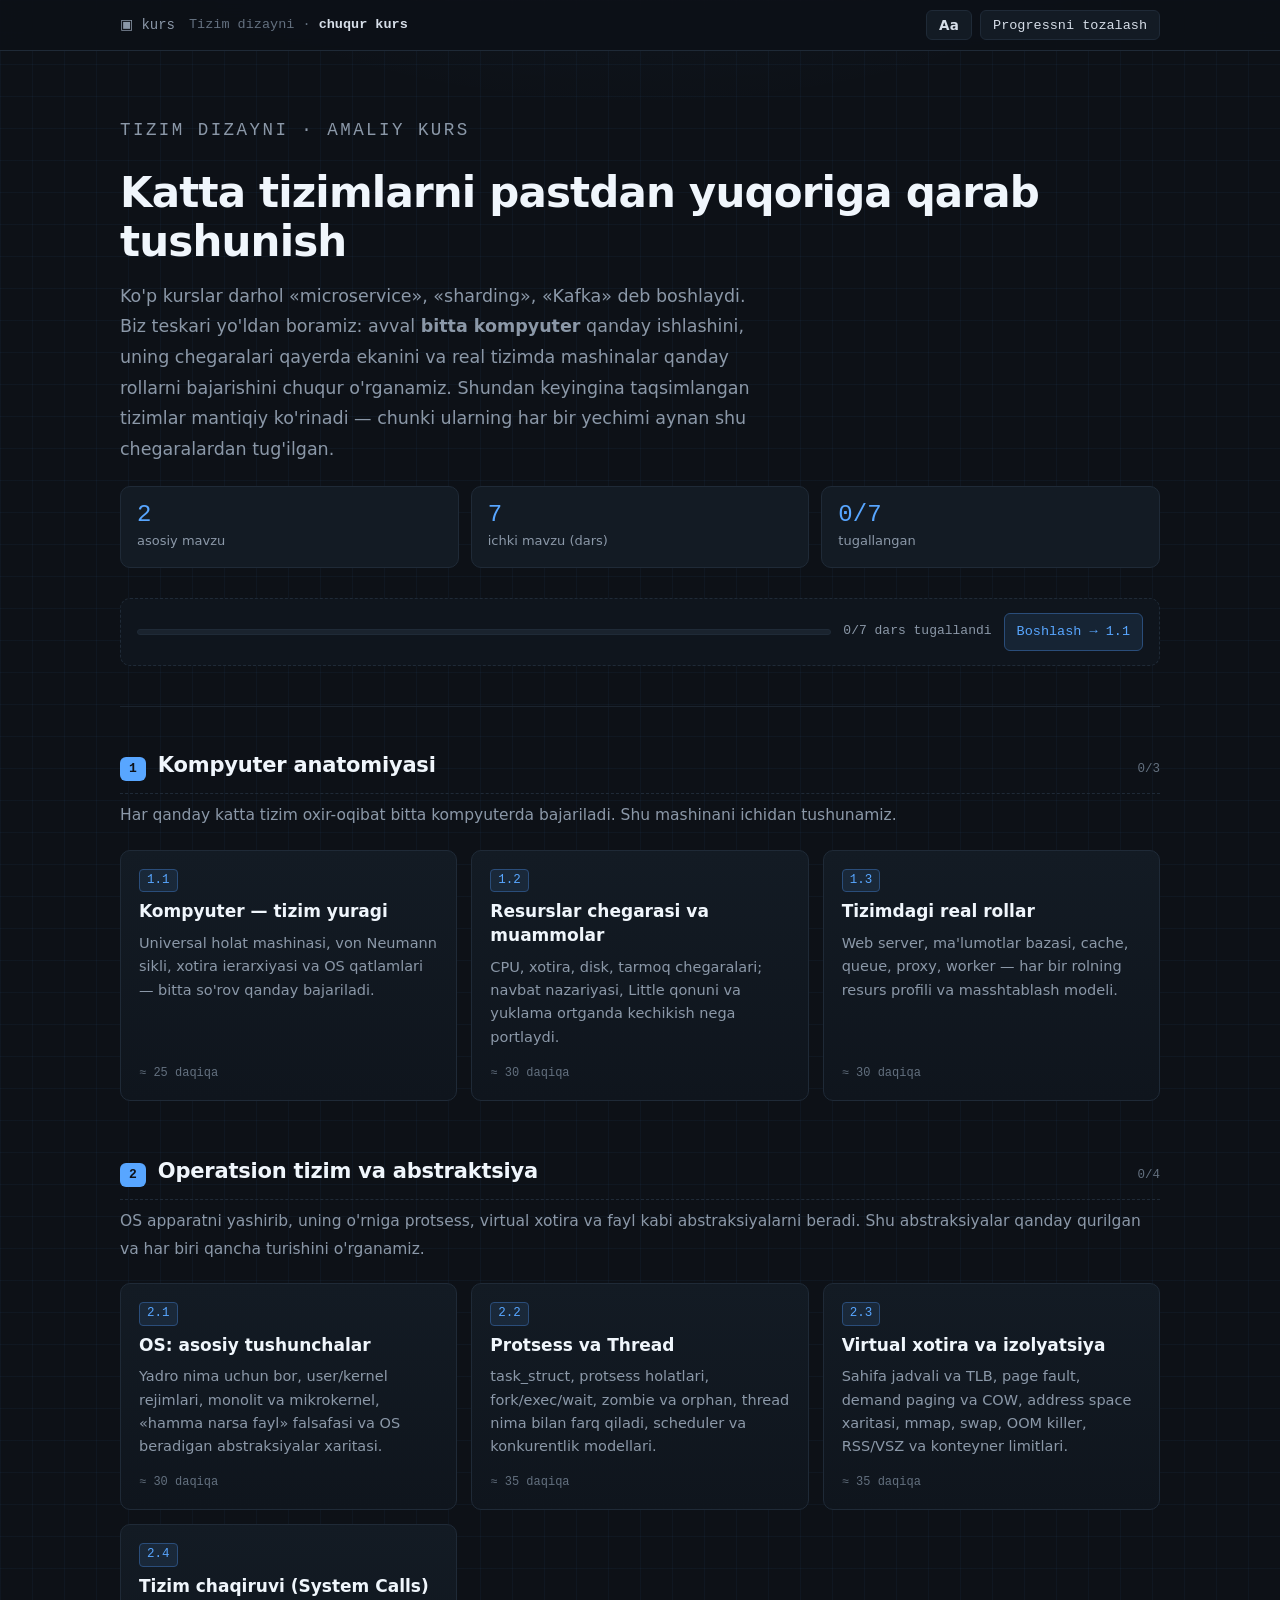
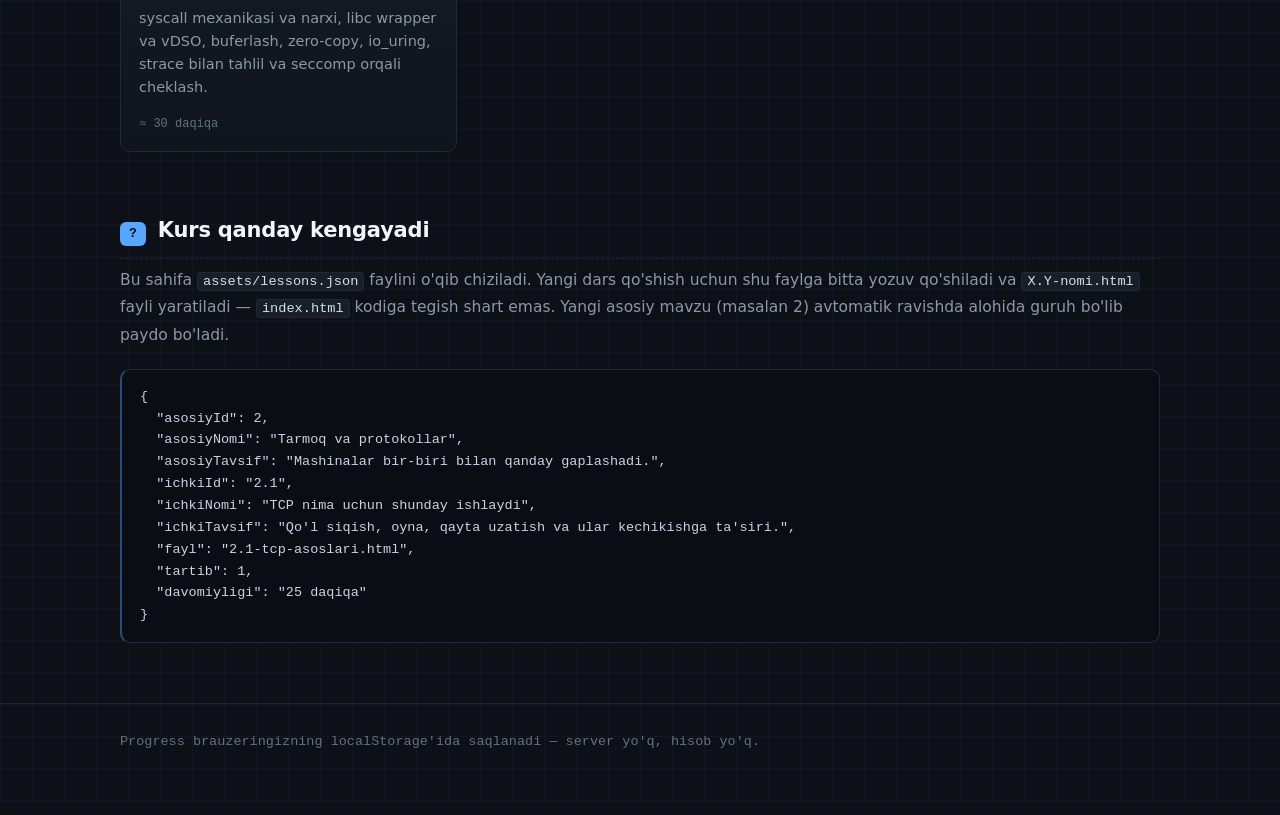
<file: index.html>
<!DOCTYPE html>
<html lang="uz">
<head>
<meta charset="utf-8">
<meta http-equiv="refresh" content="0; url=kurs/">
<title>Kursga o'tish…</title>
<link rel="canonical" href="kurs/">
</head>
<body style="background:#0d1117;color:#d6dee8;font-family:system-ui,sans-serif;padding:40px">
<p>Kurs sahifasiga yo'naltirilmoqda… <a href="kurs/" style="color:#58a6ff">kurs/</a></p>
<script>location.replace("kurs/");</script>
</body>
</html>
</file>
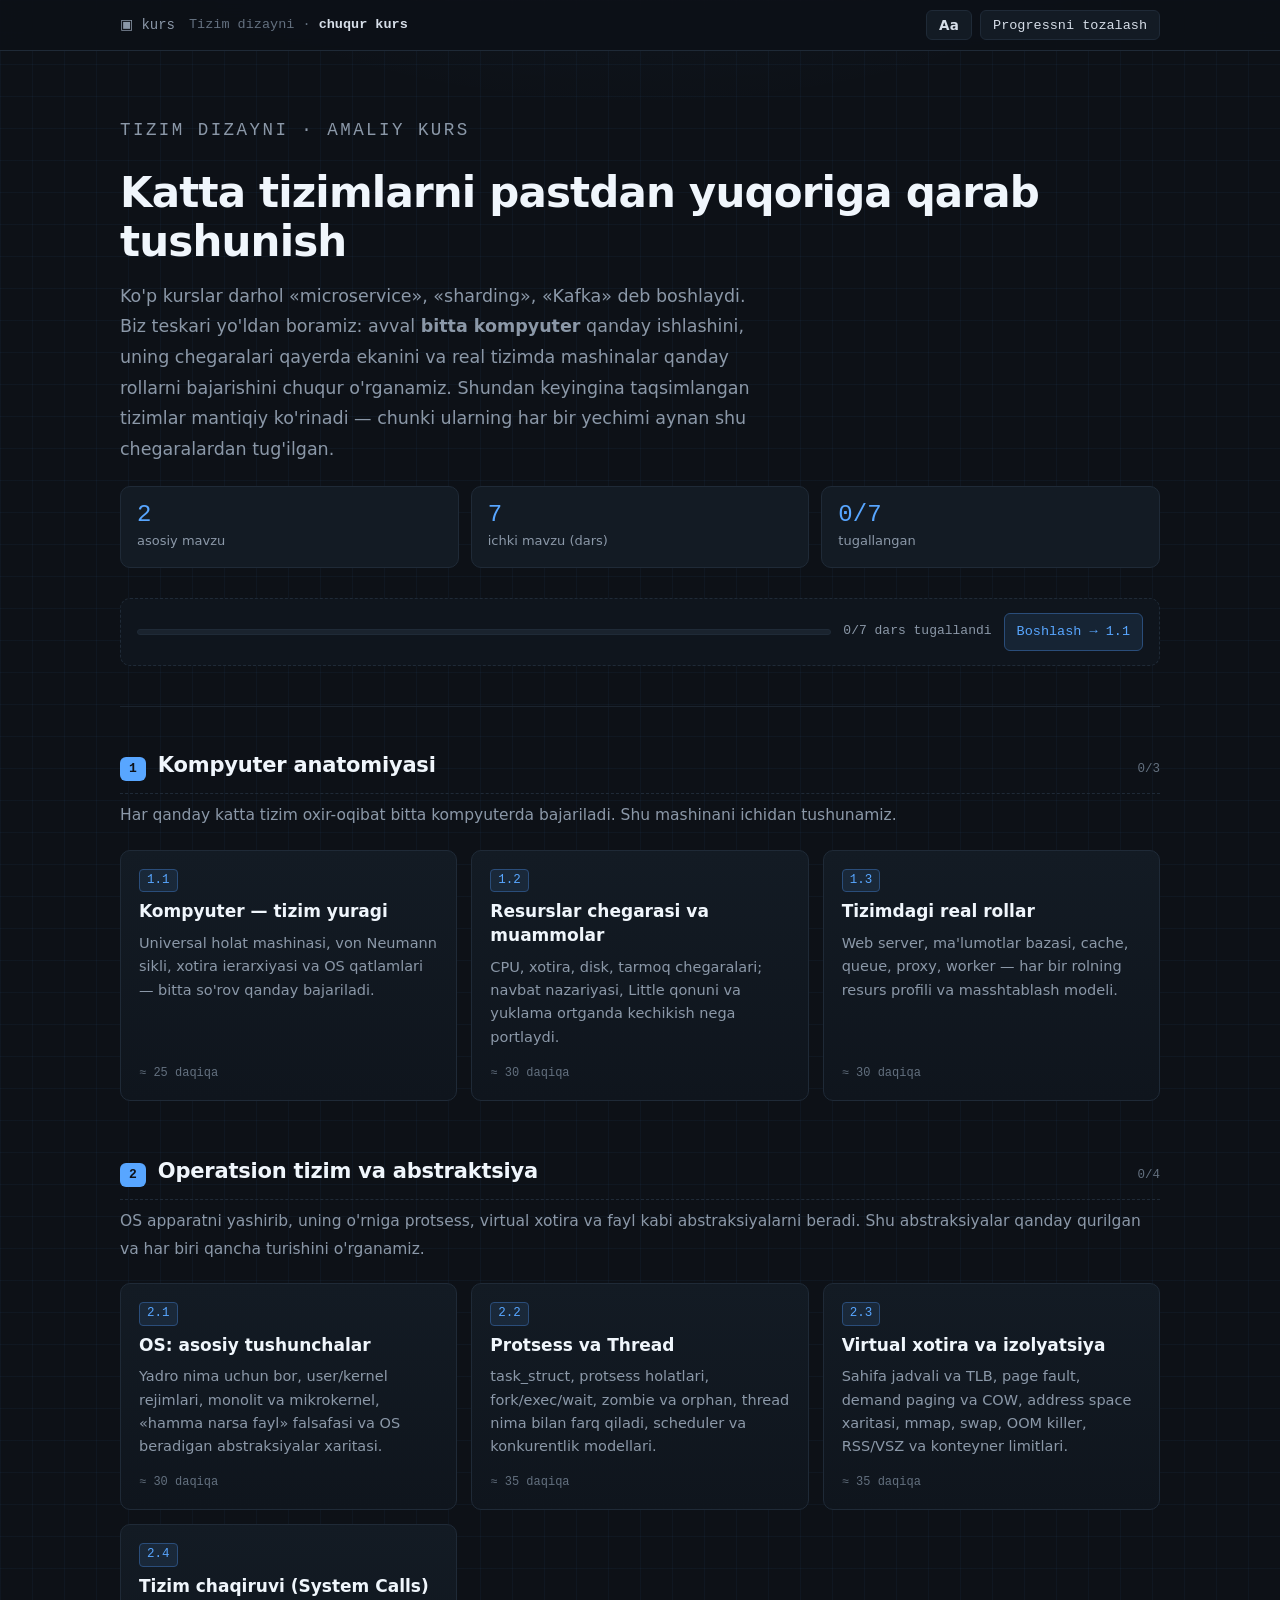
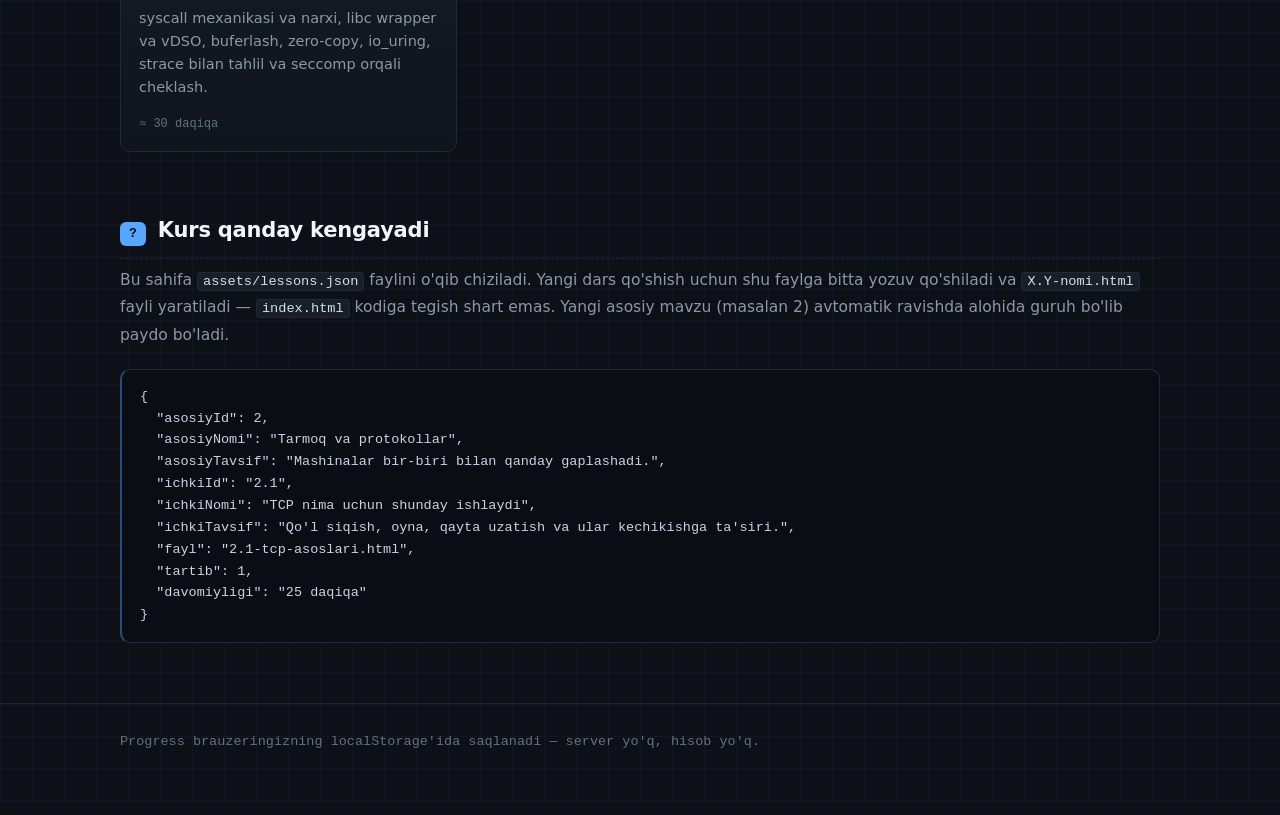
<file: kurs/index.html>
<!DOCTYPE html>
<html lang="uz">
<head>
<meta charset="utf-8">
<meta name="viewport" content="width=device-width, initial-scale=1">
<title>Tizim dizayni — chuqur kurs</title>
<meta name="description" content="Kompyuter anatomiyasidan boshlab katta tizimlar qanday ishlashini o'rganadigan chuqur kurs. O'zbek tilida.">
<link rel="stylesheet" href="assets/style.css">
<link rel="icon" href="data:image/svg+xml,<svg xmlns='http://www.w3.org/2000/svg' viewBox='0 0 32 32'><rect width='32' height='32' rx='6' fill='%230d1117'/><rect x='8' y='8' width='16' height='16' rx='3' fill='none' stroke='%2358a6ff' stroke-width='2'/><rect x='13' y='13' width='6' height='6' fill='%2358a6ff'/></svg>">
<link rel="manifest" href="manifest.webmanifest">
<meta name="theme-color" content="#0d1117">
<meta name="color-scheme" content="dark">
<link rel="apple-touch-icon" href="assets/apple-touch-icon.png">
<meta name="apple-mobile-web-app-capable" content="yes">
<meta name="apple-mobile-web-app-status-bar-style" content="black-translucent">
<meta name="apple-mobile-web-app-title" content="Tizim kursi">
<meta name="mobile-web-app-capable" content="yes">
</head>
<body data-page="index">

<header class="topbar">
  <div class="topbar__inner">
    <a class="topbar__back" href="index.html">▣ kurs</a>
    <div class="topbar__title">Tizim dizayni · <b>chuqur kurs</b></div>
    <div class="topbar__nav">
      <button class="btn" data-reset type="button">Progressni tozalash</button>
    </div>
  </div>
</header>

<main class="wrap wrap--wide">

  <section class="hero">
    <p class="eyebrow">Tizim dizayni · amaliy kurs</p>
    <h1>Katta tizimlarni pastdan yuqoriga qarab tushunish</h1>
    <p>
      Ko'p kurslar darhol «microservice», «sharding», «Kafka» deb boshlaydi. Biz teskari yo'ldan boramiz:
      avval <strong>bitta kompyuter</strong> qanday ishlashini, uning chegaralari qayerda ekanini va
      real tizimda mashinalar qanday rollarni bajarishini chuqur o'rganamiz. Shundan keyingina
      taqsimlangan tizimlar mantiqiy ko'rinadi — chunki ularning har bir yechimi aynan shu chegaralardan tug'ilgan.
    </p>

    <div class="stats" data-stats></div>

    <div class="done-bar">
      <div class="progress" data-progress></div>
      <a class="btn btn--primary" data-davom hidden href="#">Boshlash</a>
    </div>

    <div class="install-card" data-install-card hidden>
      <img class="install-card__icon" src="assets/icon-192.png" width="52" height="52" alt="" aria-hidden="true">
      <div class="install-card__text">
        <b>Kursni ilova sifatida o'rnating</b>
        <p>Telefon yoki kompyuterga o'rnatiladi, brauzer paneli ko'rinmaydi va
           <strong>internetsiz ham</strong> o'qiladi — barcha darslar qurilmaga saqlanadi.</p>
      </div>
      <button class="btn btn--primary" type="button" data-install-card-btn>⤓ O'rnatish</button>
    </div>
  </section>

  <div data-kurs-royxat>
    <div class="empty-state">Darslar yuklanmoqda…</div>
  </div>

  <section class="module" style="margin-top:60px">
    <div class="module__head">
      <span class="module__num">?</span>
      <h2 class="module__title">Kurs qanday kengayadi</h2>
    </div>
    <p class="module__desc">
      Bu sahifa <code>assets/lessons.json</code> faylini o'qib chiziladi. Yangi dars qo'shish uchun
      shu faylga bitta yozuv qo'shiladi va <code>X.Y-nomi.html</code> fayli yaratiladi —
      <code>index.html</code> kodiga tegish shart emas. Yangi asosiy mavzu (masalan 2)
      avtomatik ravishda alohida guruh bo'lib paydo bo'ladi.
    </p>
<pre><code>{
  "asosiyId": 2,
  "asosiyNomi": "Tarmoq va protokollar",
  "asosiyTavsif": "Mashinalar bir-biri bilan qanday gaplashadi.",
  "ichkiId": "2.1",
  "ichkiNomi": "TCP nima uchun shunday ishlaydi",
  "ichkiTavsif": "Qo'l siqish, oyna, qayta uzatish va ular kechikishga ta'siri.",
  "fayl": "2.1-tcp-asoslari.html",
  "tartib": 1,
  "davomiyligi": "25 daqiqa"
}</code></pre>
  </section>

</main>

<footer class="site-footer">
  <div class="wrap wrap--wide">
    <span>Progress brauzeringizning localStorage'ida saqlanadi — server yo'q, hisob yo'q.</span>
  </div>
</footer>

<script src="assets/script.js"></script>
</body>
</html>
</file>
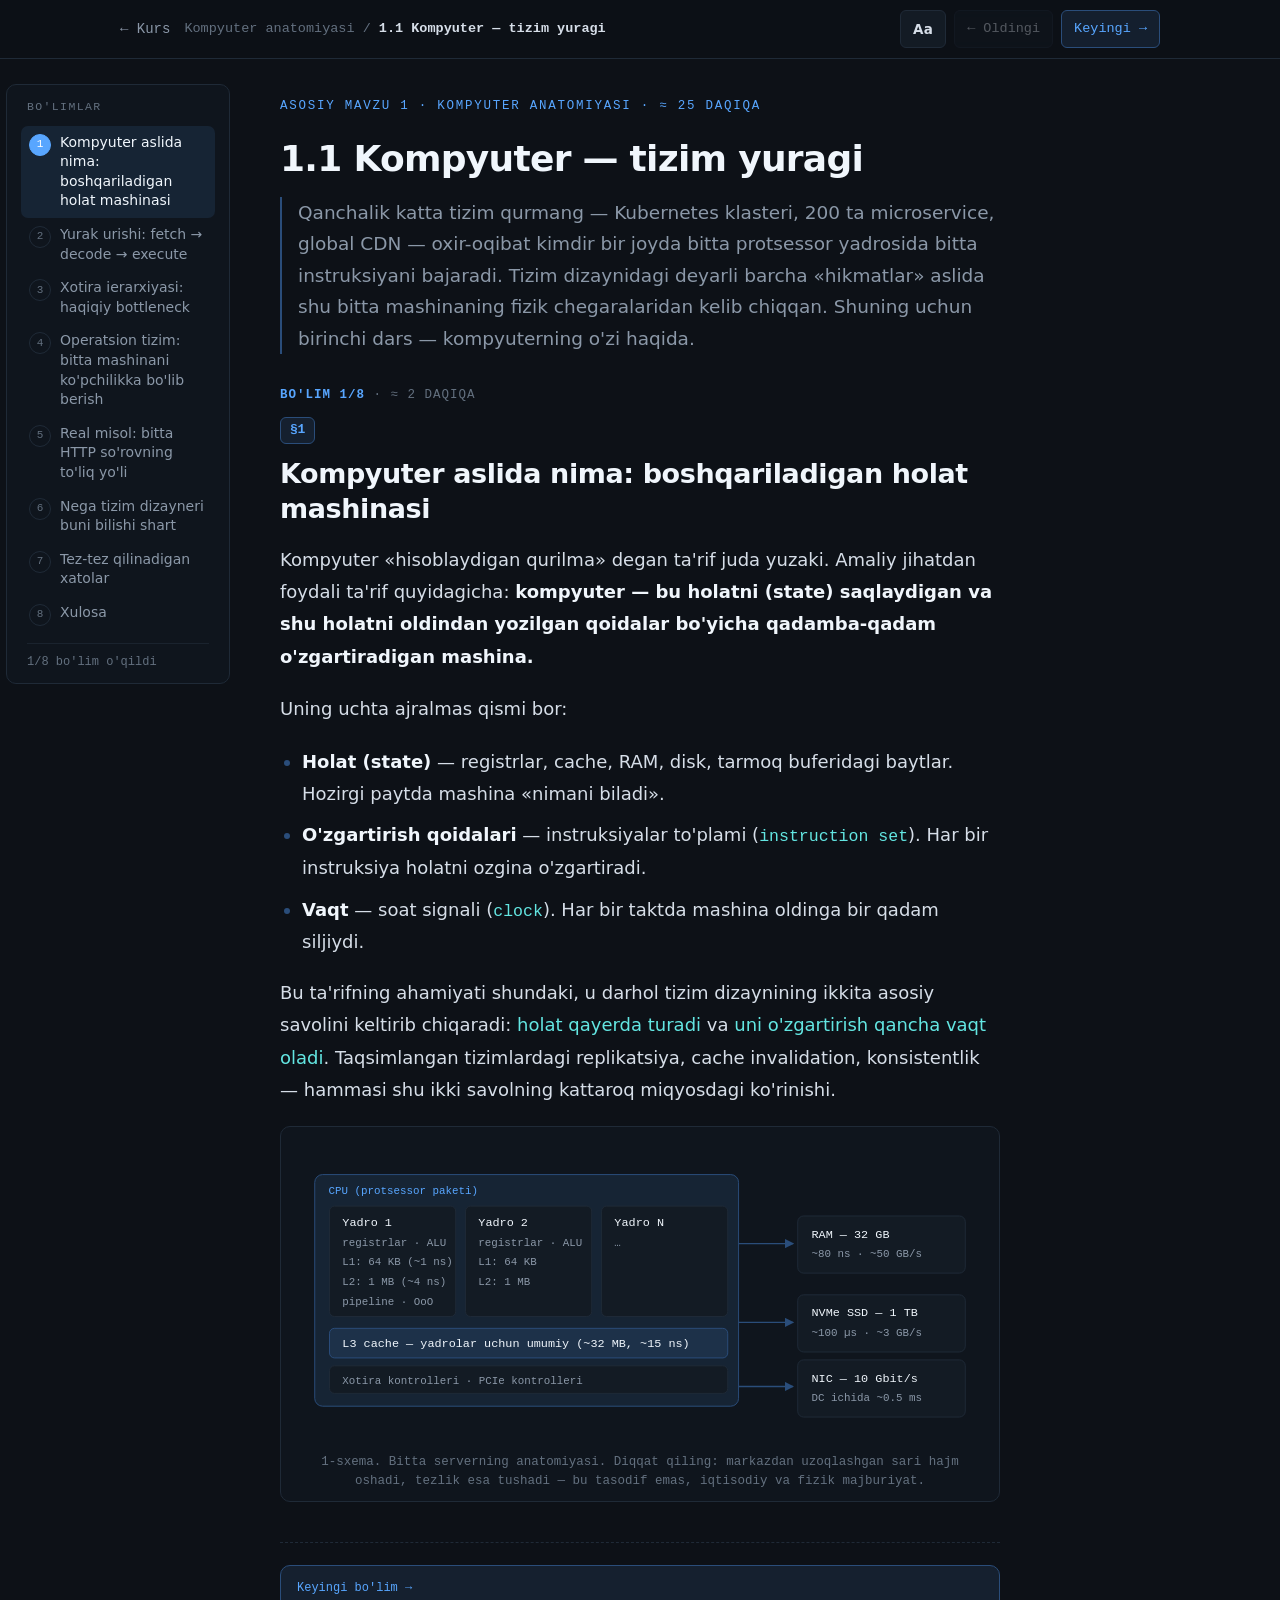
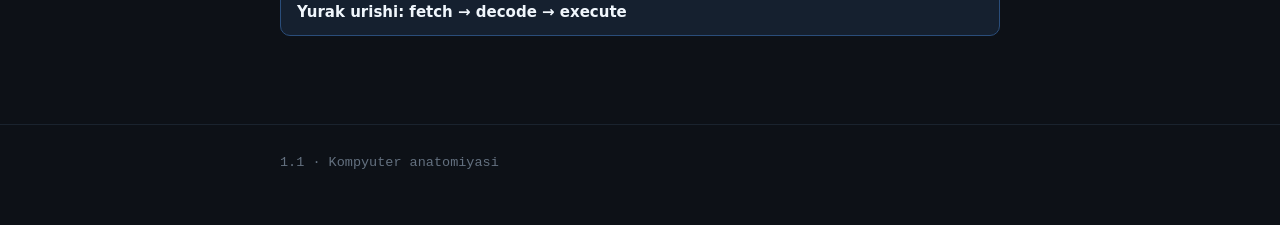
<file: kurs/1.1-tizim-yuragi.html>
<!DOCTYPE html>
<html lang="uz" data-dars="1.1">
<head>
<meta charset="utf-8">
<meta name="viewport" content="width=device-width, initial-scale=1">
<title>1.1 Kompyuter — tizim yuragi</title>
<meta name="description" content="Kompyuter qanday ishlaydi: von Neumann sikli, xotira ierarxiyasi, operatsion tizim va bitta so'rovning to'liq yo'li.">
<link rel="stylesheet" href="assets/style.css">
<link rel="icon" href="data:image/svg+xml,<svg xmlns='http://www.w3.org/2000/svg' viewBox='0 0 32 32'><rect width='32' height='32' rx='6' fill='%230d1117'/><rect x='8' y='8' width='16' height='16' rx='3' fill='none' stroke='%2358a6ff' stroke-width='2'/><rect x='13' y='13' width='6' height='6' fill='%2358a6ff'/></svg>">
<link rel="manifest" href="manifest.webmanifest">
<meta name="theme-color" content="#0d1117">
<meta name="color-scheme" content="dark">
<link rel="apple-touch-icon" href="assets/apple-touch-icon.png">
<meta name="apple-mobile-web-app-capable" content="yes">
<meta name="apple-mobile-web-app-status-bar-style" content="black-translucent">
<meta name="apple-mobile-web-app-title" content="Tizim kursi">
<meta name="mobile-web-app-capable" content="yes">
</head>
<body>

<header class="topbar" data-topbar></header>

<main class="wrap">
<article class="lesson">

  <p class="eyebrow" data-eyebrow>Asosiy mavzu 1 · Kompyuter anatomiyasi</p>
  <h1>1.1 Kompyuter — tizim yuragi</h1>

  <p class="lead">
    Qanchalik katta tizim qurmang — Kubernetes klasteri, 200 ta microservice, global CDN —
    oxir-oqibat kimdir bir joyda bitta protsessor yadrosida bitta instruksiyani bajaradi.
    Tizim dizaynidagi deyarli barcha «hikmatlar» aslida shu bitta mashinaning fizik
    chegaralaridan kelib chiqqan. Shuning uchun birinchi dars — kompyuterning o'zi haqida.
  </p>

  <nav class="toc" data-toc></nav>

  <h2 id="holat-mashinasi">Kompyuter aslida nima: boshqariladigan holat mashinasi</h2>

  <p>
    Kompyuter «hisoblaydigan qurilma» degan ta'rif juda yuzaki. Amaliy jihatdan foydali ta'rif quyidagicha:
    <strong>kompyuter — bu holatni (state) saqlaydigan va shu holatni oldindan yozilgan qoidalar bo'yicha
    qadamba-qadam o'zgartiradigan mashina.</strong>
  </p>

  <p>Uning uchta ajralmas qismi bor:</p>

  <ul>
    <li><strong>Holat (state)</strong> — registrlar, cache, RAM, disk, tarmoq buferidagi baytlar. Hozirgi paytda mashina «nimani biladi».</li>
    <li><strong>O'zgartirish qoidalari</strong> — instruksiyalar to'plami (<span class="term">instruction set</span>). Har bir instruksiya holatni ozgina o'zgartiradi.</li>
    <li><strong>Vaqt</strong> — soat signali (<span class="term">clock</span>). Har bir taktda mashina oldinga bir qadam siljiydi.</li>
  </ul>

  <p>
    Bu ta'rifning ahamiyati shundaki, u darhol tizim dizaynining ikkita asosiy savolini keltirib chiqaradi:
    <em>holat qayerda turadi</em> va <em>uni o'zgartirish qancha vaqt oladi</em>. Taqsimlangan tizimlardagi
    replikatsiya, cache invalidation, konsistentlik — hammasi shu ikki savolning kattaroq miqyosdagi ko'rinishi.
  </p>

  <figure class="figure">
    <svg viewBox="0 0 700 300" width="100%" role="img" aria-label="Kompyuterning asosiy bloklari sxemasi">
      <rect class="svg-box svg-box--accent" x="20" y="30" width="430" height="235" rx="8"/>
      <text class="svg-label svg-label--accent" x="34" y="50">CPU (protsessor paketi)</text>

      <rect class="svg-box" x="35" y="62" width="128" height="112" rx="5"/>
      <text class="svg-label svg-label--strong" x="48" y="82">Yadro 1</text>
      <text class="svg-label" x="48" y="102">registrlar · ALU</text>
      <text class="svg-label" x="48" y="122">L1: 64 KB (~1 ns)</text>
      <text class="svg-label" x="48" y="142">L2: 1 MB (~4 ns)</text>
      <text class="svg-label" x="48" y="162">pipeline · OoO</text>

      <rect class="svg-box" x="173" y="62" width="128" height="112" rx="5"/>
      <text class="svg-label svg-label--strong" x="186" y="82">Yadro 2</text>
      <text class="svg-label" x="186" y="102">registrlar · ALU</text>
      <text class="svg-label" x="186" y="122">L1: 64 KB</text>
      <text class="svg-label" x="186" y="142">L2: 1 MB</text>

      <rect class="svg-box" x="311" y="62" width="128" height="112" rx="5"/>
      <text class="svg-label svg-label--strong" x="324" y="82">Yadro N</text>
      <text class="svg-label" x="324" y="102">…</text>

      <rect class="svg-box svg-box--accent" x="35" y="186" width="404" height="30" rx="5"/>
      <text class="svg-label svg-label--strong" x="48" y="205">L3 cache — yadrolar uchun umumiy (~32 MB, ~15 ns)</text>

      <rect class="svg-box" x="35" y="224" width="404" height="28" rx="5"/>
      <text class="svg-label" x="48" y="242">Xotira kontrolleri · PCIe kontrolleri</text>

      <path class="svg-arrow" d="M450 100 H 505" marker-end="url(#a11)"/>
      <path class="svg-arrow" d="M450 180 H 505" marker-end="url(#a11)"/>
      <path class="svg-arrow" d="M450 245 H 505" marker-end="url(#a11)"/>

      <rect class="svg-box" x="510" y="72" width="170" height="58" rx="6"/>
      <text class="svg-label svg-label--strong" x="524" y="94">RAM — 32 GB</text>
      <text class="svg-label" x="524" y="114">~80 ns · ~50 GB/s</text>

      <rect class="svg-box" x="510" y="152" width="170" height="58" rx="6"/>
      <text class="svg-label svg-label--strong" x="524" y="174">NVMe SSD — 1 TB</text>
      <text class="svg-label" x="524" y="194">~100 µs · ~3 GB/s</text>

      <rect class="svg-box" x="510" y="218" width="170" height="58" rx="6"/>
      <text class="svg-label svg-label--strong" x="524" y="240">NIC — 10 Gbit/s</text>
      <text class="svg-label" x="524" y="260">DC ichida ~0.5 ms</text>

      <defs>
        <marker id="a11" markerWidth="7" markerHeight="7" refX="6" refY="3.5" orient="auto">
          <path d="M0,0 L7,3.5 L0,7 z" fill="#2a4d7a"/>
        </marker>
      </defs>
    </svg>
    <figcaption>1-sxema. Bitta serverning anatomiyasi. Diqqat qiling: markazdan uzoqlashgan sari
    hajm oshadi, tezlik esa tushadi — bu tasodif emas, iqtisodiy va fizik majburiyat.</figcaption>
  </figure>

  <h2 id="von-neumann">Yurak urishi: fetch → decode → execute</h2>

  <p>
    Protsessor bajaradigan asosiy sikl ajablanarli darajada oddiy. Unda <span class="term">PC</span>
    (program counter) degan registr bor — u «keyingi instruksiya xotiraning qaysi manzilida» degan savolga javob beradi.
  </p>

<p class="code-label">Konseptual sikl</p>
<pre><code>while (true) {
    instruction = memory[PC];   // FETCH  — instruksiyani o'qish
    PC = PC + instruction.size; // keyingisiga siljish
    decoded = decode(instruction); // DECODE — nima qilish kerakligini aniqlash
    execute(decoded);           // EXECUTE — registr/xotira/flagni o'zgartirish
}</code></pre>

  <p>
    Bu siklning butun dunyo dasturiy ta'minoti uchun yetarli ekani hayratlanarli.
    Lekin real protsessor bu siklni «sodda» tarzda bajarmaydi — aks holda u juda sekin bo'lardi.
    Uch xil hiyla ishlatiladi va ularning har biri sizning kodingizning tezligiga ta'sir qiladi:
  </p>

  <h3>1. Pipeline (konveyer)</h3>
  <p>
    Instruksiya bir necha bosqichdan o'tadi (fetch, decode, execute, memory, write-back).
    Zavod konveyeri kabi, protsessor bir vaqtning o'zida turli bosqichlarda 15–20 ta instruksiyani ushlab turadi.
    Natijada har taktda o'rtacha bittadan ko'p instruksiya tugaydi.
  </p>
  <p>
    Muammo: <code>if</code>. Konveyer to'lgan bo'lishi uchun protsessor shartning natijasini
    <em>oldindan bilishi</em> kerak, lekin natija hali hisoblanmagan. Shuning uchun u
    <span class="term">branch prediction</span> qiladi — taxmin qiladi va shu yo'nalishda ishlashda davom etadi.
    Taxmin noto'g'ri chiqsa, konveyer tozalanadi va ~15–20 takt behuda ketadi.
  </p>

  <h3>2. Out-of-order va superscalar bajarish</h3>
  <p>
    Protsessor instruksiyalarni siz yozgan tartibda emas, <strong>bog'liqlik grafigi</strong> ruxsat bergan tartibda bajaradi.
    Agar bitta instruksiya RAM'dan ma'lumot kutayotgan bo'lsa, undan keyingi mustaqil instruksiyalar
    o'sha kutish paytida bajarilib ketadi. Yakuniy natija esa to'g'ri tartibda «e'lon qilinadi».
  </p>

  <h3>3. Spekulyativ bajarish</h3>
  <p>
    Protsessor taxmin qilingan yo'l bo'yicha ishni oldindan qilib qo'yadi va keyin natijani tasdiqlaydi yoki tashlab yuboradi.
  </p>

  <div class="note">
    <span class="note__title">Nega bu muhim</span>
    <p>
      Siz «bir qator kod = bir qadam» deb o'ylaysiz. Aslida protsessor har taktda 4–6 ta instruksiyani
      parallel bajarishi mumkin. Shuning uchun <strong>instruksiyalar sonini sanash</strong> bilan tezlikni
      bashorat qilib bo'lmaydi. Real tizimlarda protsessor ko'pincha <em>ishlamaydi</em> — u xotira kutib turadi.
      Keyingi bo'lim aynan shu haqida.
    </p>
  </div>

  <h2 id="xotira-ierarxiyasi">Xotira ierarxiyasi: haqiqiy bottleneck</h2>

  <p>
    Protsessor 3 GHz da ishlasa, bitta takt ≈ 0.33 nanosekund. Shu vaqt ichida yorug'lik atigi 10 sm yuradi.
    RAM'dan ma'lumot olish esa ~80 ns — ya'ni ~240 takt. Boshqacha aytganda:
    <strong>bitta RAM murojaati uchun protsessor 240 ta instruksiya bajarishi mumkin bo'lgan vaqtni bekorga o'tkazadi.</strong>
  </p>

  <p>
    Shuning uchun protsessor va RAM orasiga kichik, lekin tez xotiralar — <span class="term">cache</span> —
    joylashtirilgan. Bu ierarxiyaning raqamlari sizning boshingizda yod bo'lishi kerak:
  </p>

  <div class="table-wrap">
  <table>
    <thead>
      <tr><th>Qayerdan</th><th>Kechikish</th><th>Inson miqyosida (1 takt = 1 soniya)</th><th>Tipik hajm</th></tr>
    </thead>
    <tbody>
      <tr><td>Registr</td><td class="num">~0.3 ns</td><td>1 soniya — qo'lingizdagi qog'oz</td><td class="num">~1 KB</td></tr>
      <tr><td>L1 cache</td><td class="num">~1 ns</td><td>3 soniya — stol ustidagi daftar</td><td class="num">64 KB</td></tr>
      <tr><td>L2 cache</td><td class="num">~4 ns</td><td>12 soniya — tortmadagi papka</td><td class="num">1–2 MB</td></tr>
      <tr><td>L3 cache</td><td class="num">~15 ns</td><td>45 soniya — xonadagi javon</td><td class="num">8–64 MB</td></tr>
      <tr><td>RAM</td><td class="num">~80 ns</td><td>4 daqiqa — binoning arxivi</td><td class="num">16–512 GB</td></tr>
      <tr><td>NVMe SSD (tasodifiy o'qish)</td><td class="num">~100 µs</td><td>3.5 kun — boshqa shahardan pochta</td><td class="num">0.5–8 TB</td></tr>
      <tr><td>Bitta DC ichida tarmoq (RTT)</td><td class="num">~0.5 ms</td><td>2.5 hafta</td><td>—</td></tr>
      <tr><td>HDD tasodifiy o'qish</td><td class="num">~8 ms</td><td>10 oy</td><td class="num">1–20 TB</td></tr>
      <tr><td>Kontinentlararo tarmoq (RTT)</td><td class="num">~150 ms</td><td>16 yil</td><td>—</td></tr>
    </tbody>
  </table>
  </div>

  <p>
    O'ng ustunga diqqat bilan qarang. Bu jadval tizim dizaynidagi ko'p qarorlarni bir o'zi tushuntiradi:
    nega cache qo'yiladi, nega N+1 query falokat, nega CDN foydalanuvchiga yaqin joylashtiriladi,
    nega bitta so'rov ichida 30 ta microservice chaqirish yomon fikr.
  </p>

  <h3>Cache qanday ishlaydi: cache line va lokallik</h3>

  <p>
    Cache bitta baytni emas, <strong>64 baytlik blok</strong> (<span class="term">cache line</span>) ni olib keladi.
    Ya'ni siz massivning bitta elementini so'rasangiz, uning qo'shnilari ham bepul keladi.
    Shundan ikkita qoida chiqadi:
  </p>
  <ul>
    <li><strong>Fazoviy lokallik</strong> (spatial locality) — yonma-yon turgan ma'lumotni ketma-ket o'qish arzon.</li>
    <li><strong>Vaqtinchalik lokallik</strong> (temporal locality) — yaqinda ishlatilgan ma'lumot hali cache'da turibdi.</li>
  </ul>

  <p>Bu nazariya emas — quyidagi ikkita sikl <em>bir xil</em> amallarni bajaradi, lekin tezligi 5–10 barobar farq qiladi:</p>

<p class="code-label">Xotira joylashuvi tezlikni belgilaydi</p>
<pre><code>// A) Ketma-ket yurish — har 64 baytda bitta cache miss, qolgani tekin
long sum = 0;
for (int i = 0; i &lt; N; i++) sum += a[i];

// B) Katta qadam bilan yurish — deyarli har bir murojaat yangi cache line
long sum = 0;
for (int i = 0; i &lt; N; i += 16) sum += a[i];   // 16 * 4 bayt = 64 bayt
// B kamroq element o'qiydi, lekin ko'pincha SEKINROQ tugaydi.

// C) Klassik misol: matritsani qator bo'ylab vs ustun bo'ylab yurish
for (i...) for (j...) s += m[i][j];   // qator bo'ylab: cache-do'st
for (j...) for (i...) s += m[i][j];   // ustun bo'ylab: har qadamda miss</code></pre>

  <p>
    Xuddi shu sabab bilan <code>ArrayList</code>/<code>vector</code> ko'pincha <code>LinkedList</code> dan tez:
    bog'langan ro'yxatning elementlari xotirada tarqoq yotadi, har bir <code>next</code> — yangi cache miss.
    «Algoritm murakkabligi bir xil» degani «tezligi bir xil» degani emas.
  </p>

  <div class="note note--warn">
    <span class="note__title">Ko'p yadroli nozik joy</span>
    <p>
      Har bir yadroda o'z L1/L2 cache'i bor. Ikki yadro <em>bitta cache line</em> ichidagi (hatto turli!)
      o'zgaruvchilarga yozsa, protsessor har safar liniyani yadrolar orasida ko'chirib turishi kerak bo'ladi —
      bu <span class="term">false sharing</span>. Natijada «parallel qildim» degan kod bitta oqimdan sekinroq ishlashi mumkin.
      Yechim: har bir oqimning hisoblagichini alohida cache line'ga ajratish (padding).
    </p>
  </div>

  <h2 id="os-qatlami">Operatsion tizim: bitta mashinani ko'pchilikka bo'lib berish</h2>

  <p>
    Yuqoridagi apparat bitta ish oqimini biladi xolos. «Bir vaqtda 500 ta foydalanuvchiga xizmat qilish»
    degan tushuncha apparatda yo'q — uni <strong>operatsion tizim</strong> yaratadi. OS asosan uchta illuziyani sotadi:
  </p>

  <div class="table-wrap">
  <table>
    <thead><tr><th>Illuziya</th><th>Haqiqat</th><th>Narxi</th></tr></thead>
    <tbody>
      <tr><td>Cheksiz ko'p protsessor</td><td>Bir nechta yadro navbat bilan bo'lishiladi</td><td>context switch: ~1–5 µs + cache isishi</td></tr>
      <tr><td>Cheksiz uzluksiz xotira</td><td>Jismoniy sahifalar + sahifa jadvali</td><td>TLB miss, page fault, swap</td></tr>
      <tr><td>Fayl/soket — oddiy obyekt</td><td>Drayver, bufer, DMA, uzilishlar</td><td>syscall: ~0.1–1 µs</td></tr>
    </tbody>
  </table>
  </div>

  <h3>Process va thread</h3>
  <p>
    <strong>Process</strong> — o'z xotira maydoniga ega izolyatsiya birligi. <strong>Thread</strong> — shu maydon ichidagi
    bajarilish oqimi: o'z steki va registrlari bor, lekin heap umumiy. Shuning uchun thread'lar orasida
    ma'lumot almashish arzon (bir xil ko'rsatkich), lekin xavfli (bir vaqtda yozish = race condition).
  </p>

  <h3>Context switch — ko'rinmas soliq</h3>
  <p>
    Yadro bitta thread'ni to'xtatib, boshqasini ishga tushirganda registrlar saqlanadi, sahifa jadvali
    almashtirilishi mumkin, planlovchi ishlaydi. To'g'ridan-to'g'ri narxi ~1–5 µs, lekin asosiy zarar
    <em>ko'rinmas</em>: yangi thread cache'ni o'zinikiga almashtiradi, eski thread qayta ishga tushganda
    cache'i sovib qolgan bo'ladi. Shuning uchun 10 000 ta thread yaratish ishni tezlashtirmaydi —
    mashina foydali ish o'rniga thread almashtirish bilan band bo'lib qoladi (<span class="term">thrashing</span>).
  </p>

  <h3>Virtual xotira va page fault</h3>
  <p>
    Dasturingiz ko'rgan har bir manzil — soxta (virtual). MMU uni sahifa jadvali orqali jismoniy manzilga
    aylantiradi; tez-tez ishlatiladigan tarjimalar <span class="term">TLB</span> da saqlanadi.
    Agar sahifa hali jismoniy xotirada bo'lmasa — <span class="term">page fault</span>:
    yadro sahifani diskdan olib keladi. Shuning uchun <code>malloc</code> tez, lekin ajratilgan xotiraga
    <em>birinchi marta tegish</em> sekin bo'lishi mumkin.
  </p>

  <h3>Syscall, uzilish (interrupt) va DMA</h3>
  <p>
    Dastur diskdan o'qishni o'zi qila olmaydi — u yadroga murojaat qiladi (<code>read()</code>),
    protsessor <em>user mode</em> dan <em>kernel mode</em> ga o'tadi. Yadro qurilmaga buyruq beradi va thread'ni uxlatadi.
    Qurilma ishni tugatgach <strong>uzilish</strong> (interrupt) yuboradi; ma'lumot esa protsessorni band qilmasdan,
    <span class="term">DMA</span> orqali to'g'ridan-to'g'ri RAM'ga yoziladi. Shundan keyin thread uyg'otiladi.
  </p>

  <div class="note note--ok">
    <span class="note__title">Shu yerdan async I/O tug'iladi</span>
    <p>
      Thread kutib turgan paytda protsessor bo'sh. Agar har bir so'rovga bitta thread ajratsak,
      mingta bir vaqtdagi so'rov = mingta uxlab yotgan thread = ko'p xotira va context switch.
      <code>epoll</code>/<code>io_uring</code> asosidagi event loop esa bitta thread bilan minglab
      soketni kuzatadi: «kim tayyor bo'lsa, o'shani ishlayman». Node.js, nginx, Go runtime —
      hammasi shu g'oyaning turli ko'rinishlari.
    </p>
  </div>

  <h2 id="sorov-yoli">Real misol: bitta HTTP so'rovning to'liq yo'li</h2>

  <p>Endi hamma qism birlashadi. Foydalanuvchi <code>GET /profil/42</code> yubordi. Serverda nima bo'ladi:</p>

  <figure class="figure">
    <svg viewBox="0 0 700 330" width="100%" role="img" aria-label="HTTP so'rovning server ichidagi yo'li">
      <text class="svg-label svg-label--strong" x="30" y="22">NIC</text>
      <text class="svg-label svg-label--strong" x="190" y="22">Yadro (kernel)</text>
      <text class="svg-label svg-label--strong" x="390" y="22">Ilova thread'i</text>
      <text class="svg-label svg-label--strong" x="570" y="22">DB / disk</text>
      <line x1="55" y1="32" x2="55" y2="310" stroke="#1f2a37"/>
      <line x1="230" y1="32" x2="230" y2="310" stroke="#1f2a37"/>
      <line x1="430" y1="32" x2="430" y2="310" stroke="#1f2a37"/>
      <line x1="600" y1="32" x2="600" y2="310" stroke="#1f2a37"/>

      <path class="svg-arrow" d="M55 55 H 225" marker-end="url(#a12)"/>
      <text class="svg-label" x="70" y="48">paket keldi → DMA + interrupt</text>

      <path class="svg-arrow" d="M230 95 H 425" marker-end="url(#a12)"/>
      <text class="svg-label" x="245" y="88">TCP yig'iladi → soket buferi → epoll uyg'otadi</text>

      <path class="svg-arrow" d="M430 135 H 595" marker-end="url(#a12)"/>
      <text class="svg-label" x="445" y="128">parse · routing · SQL so'rov (syscall)</text>

      <path class="svg-arrow" d="M600 190 H 435" marker-end="url(#a12)"/>
      <text class="svg-label" x="445" y="183">natija qatorlari (~0.5–5 ms kutish)</text>

      <path class="svg-arrow" d="M430 230 H 235" marker-end="url(#a12)"/>
      <text class="svg-label" x="245" y="223">JSON serializatsiya → write() → soket</text>

      <path class="svg-arrow" d="M230 270 H 60" marker-end="url(#a12)"/>
      <text class="svg-label" x="70" y="263">TCP segmentlari → NIC → tarmoq</text>

      <text class="svg-label svg-label--accent" x="70" y="300">Jami ~3 ms: shundan CPU ~0.3 ms, qolgani — KUTISH</text>

      <defs>
        <marker id="a12" markerWidth="7" markerHeight="7" refX="6" refY="3.5" orient="auto">
          <path d="M0,0 L7,3.5 L0,7 z" fill="#2a4d7a"/>
        </marker>
      </defs>
    </svg>
    <figcaption>2-sxema. So'rovning hayot sikli. Eng muhim xulosa pastdagi qatorda.</figcaption>
  </figure>

  <p>Bosqichma-bosqich, raqamlar bilan:</p>

  <ol>
    <li><strong>NIC paketni qabul qiladi</strong> va DMA orqali RAM'ga yozadi, so'ng uzilish yuboradi. CPU deyarli band emas.</li>
    <li><strong>Yadro TCP stekini bajaradi</strong>: tekshirish, tartibga solish, ACK. Ma'lumot soket buferiga tushadi.</li>
    <li><strong>Ilova uyg'onadi</strong> (<code>epoll_wait</code> qaytadi). Bu yerda context switch bor — ~1–5 µs.</li>
    <li><strong>Baytlar user-space'ga ko'chiriladi</strong> (<code>read()</code>), HTTP parse qilinadi. Endi CPU va cache ishlaydi.</li>
    <li><strong>DB'ga so'rov</strong> — yana soket, yana kutish. Bu odatda <em>eng uzun</em> qism.</li>
    <li><strong>Javob shakllantiriladi</strong>: JSON serializatsiya — bu sof CPU ishi, ko'pincha e'tibordan chetda qoladigan xarajat.</li>
    <li><strong>Javob yoziladi</strong> va TCP orqali qaytadi.</li>
  </ol>

  <div class="note">
    <span class="note__title">Asosiy xulosa</span>
    <p>
      Tipik veb-so'rovda protsessor vaqtning <strong>10% dan kamini</strong> ishlaydi. Qolgani — kutish.
      Shuning uchun «serverni tezlashtirish» ko'pincha «tezroq CPU olish» emas, balki
      <em>kutishni kamaytirish yoki kutish paytida boshqa ish qilish</em> demakdir.
      Shu bitta jumla connection pool, async I/O, batching va cache'ning mavjudlik sababini tushuntiradi.
    </p>
  </div>

  <h2 id="nega-muhim">Nega tizim dizayneri buni bilishi shart</h2>

  <h3>Abstraksiyalar oqadi</h3>
  <p>
    ORM sizga «obyekt» ko'rsatadi, lekin ostida tarmoq so'rovi turadi. <code>list.append()</code> amortizatsiya qilingan O(1),
    lekin ba'zan butun massivni ko'chiradi. Dastur sekinlashganda siz abstraksiya ostiga tusha olishingiz kerak —
    aks holda «sehr» oldida ojiz qolasiz.
  </p>

  <h3>Konvert orqasida hisoblash (back-of-the-envelope)</h3>
  <p>
    Kompyuter raqamlarini bilsangiz, kod yozmasdan turib arxitektura qarorini baholay olasiz. Masalan:
  </p>
<p class="code-label">Savol: 1 KB lik 10 million yozuvni RAM'da saqlash mumkinmi?</p>
<pre><code>10_000_000 × 1 KB = 10 GB  →  ha, bitta 32 GB serverga sig'adi.
                              Demak DB'ga har safar bormaslik mumkin.

Savol: sahifa uchun 50 ta ketma-ket DB so'rovi qancha vaqt oladi?
50 × 0.5 ms = 25 ms (faqat tarmoq kutuvi)   →  bitta batch so'rov = 0.5 ms.
Xuddi shu 50 ta so'rov boshqa DC'ga bo'lsa: 50 × 60 ms = 3 soniya  →  qabul qilib bo'lmaydi.</code></pre>

  <h3>Chegara bilmasa — noto'g'ri joyni optimizatsiya qilasiz</h3>
  <p>
    Agar so'rov vaqtining 90% i diskni kutishga ketayotgan bo'lsa, algoritmni 2 barobar tezlashtirish
    umumiy natijani atigi 5% yaxshilaydi. Qaysi resurs chegaraga yetganini bilish —
    keyingi darsning to'liq mavzusi.
  </p>

  <h2 id="xatolar">Tez-tez qilinadigan xatolar</h2>

  <ul class="mistakes">
    <li>
      <b>«CPU 100% bo'lmasa, hammasi joyida»</b>
      CPU bo'sh turishi ko'pincha muammo <em>belgisi</em>: thread'lar disk, DB yoki qulfni kutyapti.
      <span class="fix">CPU bilan birga kutish vaqtini ham o'lchang: run queue, iowait, p99 latency.</span>
    </li>
    <li>
      <b>Ko'proq thread = ko'proq unumdorlik deb o'ylash</b>
      Yadrolar soni chekli; ortiqcha thread faqat context switch va xotira sarfini oshiradi.
      <span class="fix">CPU-bound ish uchun thread soni ≈ yadrolar soni; I/O-bound ish uchun async yoki o'lchangan pool.</span>
    </li>
    <li>
      <b>Xotira joylashuvini e'tiborsiz qoldirish</b>
      «Algoritm O(n) — demak tez» degan fikr cache miss'lar oldida ishlamaydi.
      <span class="fix">Issiq yo'lda ketma-ket joylashgan tuzilmalarni (massiv, struct-of-arrays) afzal ko'ring.</span>
    </li>
    <li>
      <b>Tarmoqni «tez» deb hisoblash</b>
      Bitta DC ichidagi so'rov RAM'dan ~6000 marta sekin. Sikl ichidagi tarmoq chaqiruvi — eng keng tarqalgan sekinlik sababi.
      <span class="fix">N+1 so'rovni batch'ga aylantiring; chaqiruvlar sonini o'lchab, byudjet belgilang.</span>
    </li>
    <li>
      <b>Loglash va serializatsiyani «bepul» deb o'ylash</b>
      JSON serializatsiya, kriptografiya va gzip — sof CPU ishi, ba'zan biznes-mantiqdan qimmatroq.
      <span class="fix">Profiler bilan issiq nuqtani aniqlang; taxmin qilmang.</span>
    </li>
    <li>
      <b>Mikrobenchmark natijasini haqiqat deb qabul qilish</b>
      Sovuq cache, JIT, page fault, turbo-chastota — laboratoriya sharoitida boshqacha ko'rinadi.
      <span class="fix">Realga yaqin yuklama bilan, isitilgandan keyin va p50 emas, p99 bo'yicha o'lchang.</span>
    </li>
  </ul>

  <div class="summary">
    <h2 id="xulosa">Xulosa</h2>
    <ul>
      <li>Kompyuter — holatni takt-takt o'zgartiradigan mashina. Tizim dizaynining barcha savollari
          «holat qayerda» va «unga yetib borish qancha vaqt oladi» degan ikki savolga qaytadi.</li>
      <li>Protsessor pipeline, out-of-order va spekulyatsiya bilan tezlashadi, lekin ko'pincha <strong>xotirani kutib turadi</strong>.</li>
      <li>Xotira ierarxiyasi raqamlari (1 ns → 80 ns → 100 µs → 0.5 ms → 150 ms) — arxitektura qarorlarining asosi.</li>
      <li>OS uchta illuziyani yaratadi: ko'p protsessor, cheksiz xotira, oddiy I/O. Har birining o'z narxi bor.</li>
      <li>Tipik so'rovda CPU vaqtning 10% idan kamini ishlaydi — qolgani kutish. Optimizatsiya avvalo kutishga qaratiladi.</li>
    </ul>
  </div>

  <div class="done-bar" data-done-bar></div>
  <nav class="lesson-nav" data-lesson-nav></nav>

</article>
</main>

<footer class="site-footer">
  <div class="wrap"><span>1.1 · Kompyuter anatomiyasi</span></div>
</footer>

<script src="assets/script.js"></script>
</body>
</html>
</file>
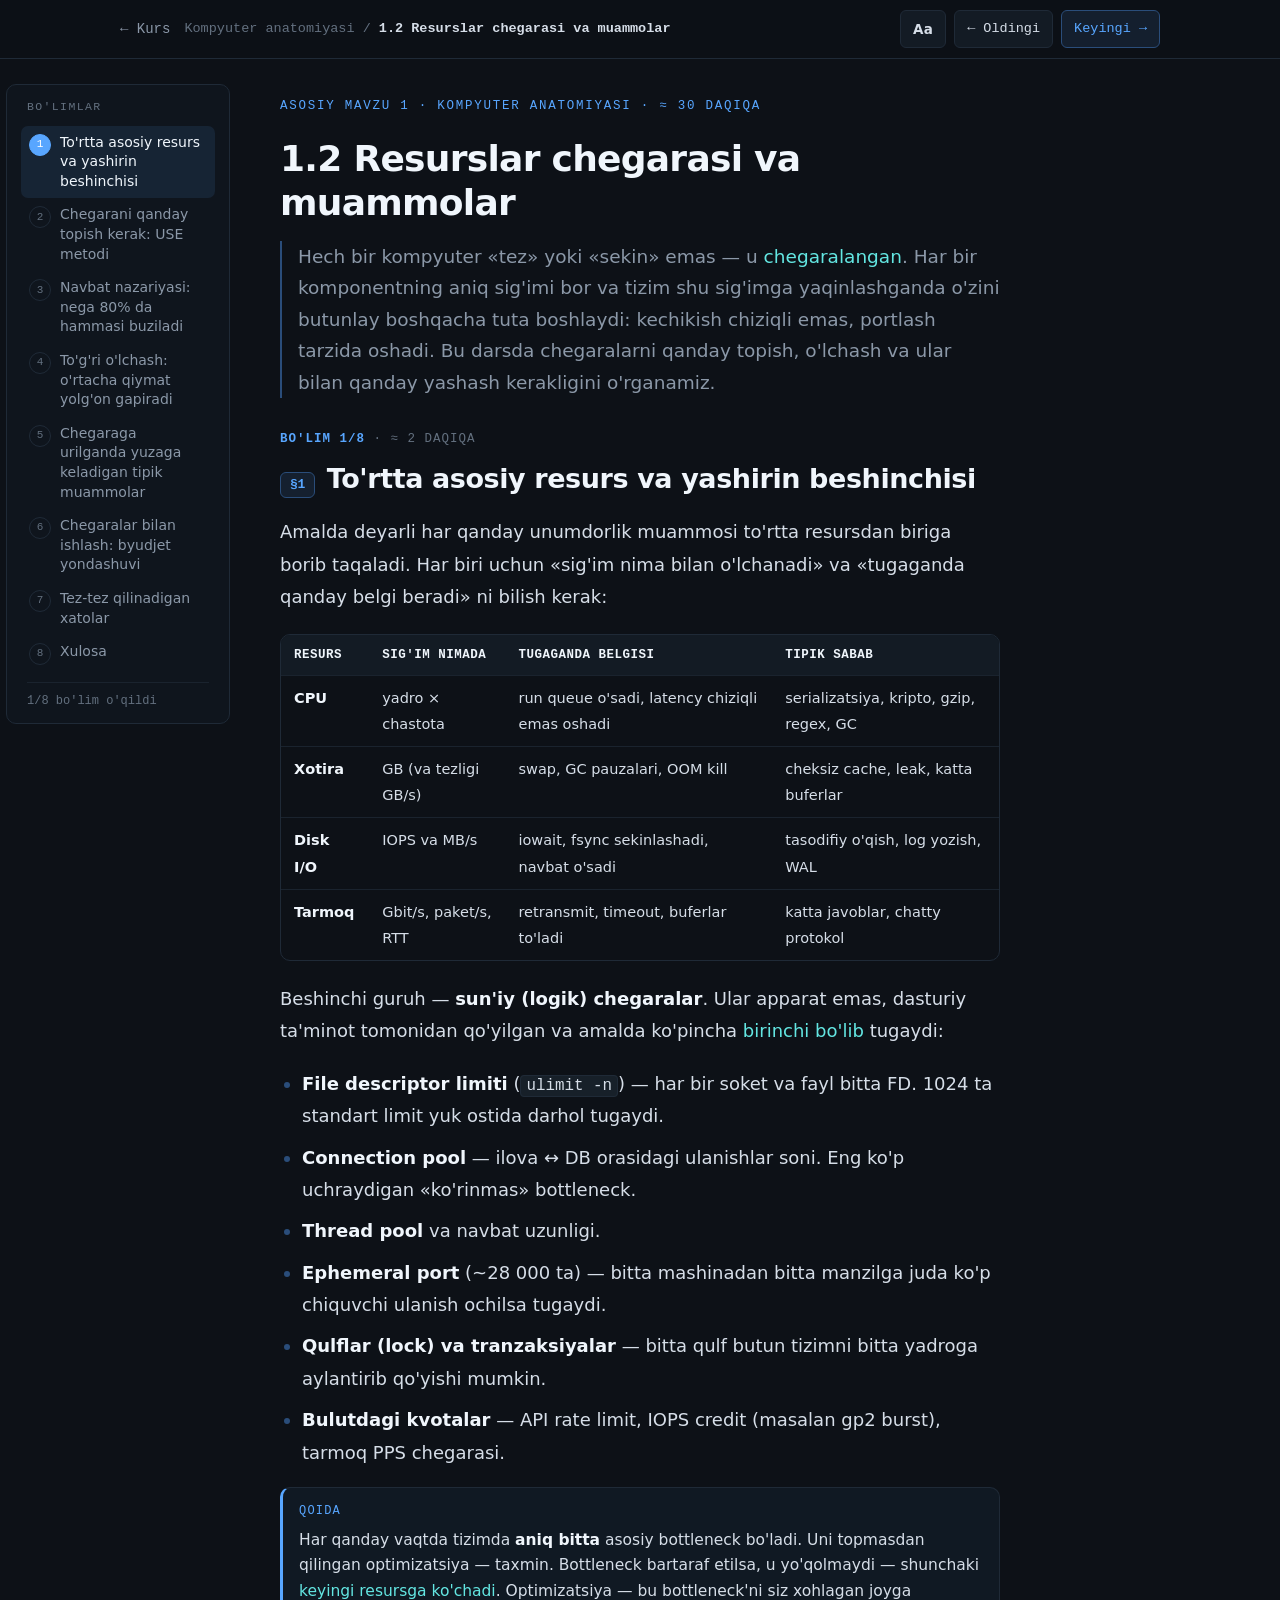
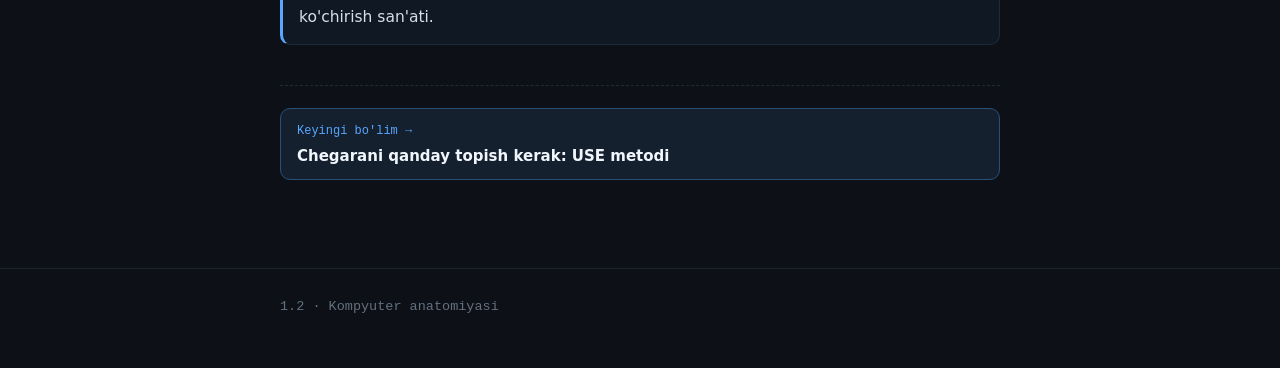
<file: kurs/1.2-resurslar-chegarasi.html>
<!DOCTYPE html>
<html lang="uz" data-dars="1.2">
<head>
<meta charset="utf-8">
<meta name="viewport" content="width=device-width, initial-scale=1">
<title>1.2 Resurslar chegarasi va muammolar</title>
<meta name="description" content="CPU, xotira, disk va tarmoq chegaralari; navbat nazariyasi, Little qonuni, p99 va yuklama ortganda kechikishning portlashi.">
<link rel="stylesheet" href="assets/style.css">
<link rel="icon" href="data:image/svg+xml,<svg xmlns='http://www.w3.org/2000/svg' viewBox='0 0 32 32'><rect width='32' height='32' rx='6' fill='%230d1117'/><rect x='8' y='8' width='16' height='16' rx='3' fill='none' stroke='%2358a6ff' stroke-width='2'/><rect x='13' y='13' width='6' height='6' fill='%2358a6ff'/></svg>">
<link rel="manifest" href="manifest.webmanifest">
<meta name="theme-color" content="#0d1117">
<meta name="color-scheme" content="dark">
<link rel="apple-touch-icon" href="assets/apple-touch-icon.png">
<meta name="apple-mobile-web-app-capable" content="yes">
<meta name="apple-mobile-web-app-status-bar-style" content="black-translucent">
<meta name="apple-mobile-web-app-title" content="Tizim kursi">
<meta name="mobile-web-app-capable" content="yes">
</head>
<body>

<header class="topbar" data-topbar></header>

<main class="wrap">
<article class="lesson">

  <p class="eyebrow" data-eyebrow>Asosiy mavzu 1 · Kompyuter anatomiyasi</p>
  <h1>1.2 Resurslar chegarasi va muammolar</h1>

  <p class="lead">
    Hech bir kompyuter «tez» yoki «sekin» emas — u <em>chegaralangan</em>. Har bir komponentning
    aniq sig'imi bor va tizim shu sig'imga yaqinlashganda o'zini butunlay boshqacha tuta boshlaydi:
    kechikish chiziqli emas, portlash tarzida oshadi. Bu darsda chegaralarni qanday topish,
    o'lchash va ular bilan qanday yashash kerakligini o'rganamiz.
  </p>

  <nav class="toc" data-toc></nav>

  <h2 id="turt-resurs">To'rtta asosiy resurs va yashirin beshinchisi</h2>

  <p>
    Amalda deyarli har qanday unumdorlik muammosi to'rtta resursdan biriga borib taqaladi.
    Har biri uchun «sig'im nima bilan o'lchanadi» va «tugaganda qanday belgi beradi» ni bilish kerak:
  </p>

  <div class="table-wrap">
  <table>
    <thead><tr><th>Resurs</th><th>Sig'im nimada</th><th>Tugaganda belgisi</th><th>Tipik sabab</th></tr></thead>
    <tbody>
      <tr><td><strong>CPU</strong></td><td>yadro × chastota</td><td>run queue o'sadi, latency chiziqli emas oshadi</td><td>serializatsiya, kripto, gzip, regex, GC</td></tr>
      <tr><td><strong>Xotira</strong></td><td>GB (va tezligi GB/s)</td><td>swap, GC pauzalari, OOM kill</td><td>cheksiz cache, leak, katta buferlar</td></tr>
      <tr><td><strong>Disk I/O</strong></td><td>IOPS va MB/s</td><td>iowait, fsync sekinlashadi, navbat o'sadi</td><td>tasodifiy o'qish, log yozish, WAL</td></tr>
      <tr><td><strong>Tarmoq</strong></td><td>Gbit/s, paket/s, RTT</td><td>retransmit, timeout, buferlar to'ladi</td><td>katta javoblar, chatty protokol</td></tr>
    </tbody>
  </table>
  </div>

  <p>
    Beshinchi guruh — <strong>sun'iy (logik) chegaralar</strong>. Ular apparat emas, dasturiy ta'minot tomonidan qo'yilgan
    va amalda ko'pincha <em>birinchi bo'lib</em> tugaydi:
  </p>

  <ul>
    <li><strong>File descriptor limiti</strong> (<code>ulimit -n</code>) — har bir soket va fayl bitta FD. 1024 ta standart limit yuk ostida darhol tugaydi.</li>
    <li><strong>Connection pool</strong> — ilova ↔ DB orasidagi ulanishlar soni. Eng ko'p uchraydigan «ko'rinmas» bottleneck.</li>
    <li><strong>Thread pool</strong> va navbat uzunligi.</li>
    <li><strong>Ephemeral port</strong> (~28 000 ta) — bitta mashinadan bitta manzilga juda ko'p chiquvchi ulanish ochilsa tugaydi.</li>
    <li><strong>Qulflar (lock) va tranzaksiyalar</strong> — bitta qulf butun tizimni bitta yadroga aylantirib qo'yishi mumkin.</li>
    <li><strong>Bulutdagi kvotalar</strong> — API rate limit, IOPS credit (masalan gp2 burst), tarmoq PPS chegarasi.</li>
  </ul>

  <div class="note">
    <span class="note__title">Qoida</span>
    <p>
      Har qanday vaqtda tizimda <strong>aniq bitta</strong> asosiy bottleneck bo'ladi. Uni topmasdan qilingan
      optimizatsiya — taxmin. Bottleneck bartaraf etilsa, u yo'qolmaydi — shunchaki
      <em>keyingi resursga ko'chadi</em>. Optimizatsiya — bu bottleneck'ni siz xohlagan joyga ko'chirish san'ati.
    </p>
  </div>

  <h2 id="use-metodi">Chegarani qanday topish kerak: USE metodi</h2>

  <p>
    Brendan Gregg taklif qilgan <strong>USE</strong> metodi — har bir resurs uchun uchta narsani o'lchash:
  </p>

  <ul>
    <li><strong>U — Utilization (band bo'lish):</strong> resurs vaqtning necha foizida ish bilan band edi.</li>
    <li><strong>S — Saturation (to'yinganlik):</strong> navbatda qancha ish kutyapti. <em>Eng muhim, lekin eng kam o'lchanadigan ko'rsatkich.</em></li>
    <li><strong>E — Errors (xatolar):</strong> rad etilgan so'rovlar, timeout, retransmit, OOM.</li>
  </ul>

  <p>
    Nega faqat utilization yetarli emas? Chunki u 100% ga yetgach, o'sishdan to'xtaydi — lekin muammo
    o'sishda davom etadi. 100% band CPU ham, 100% band va navbatida 5000 ta vazifa turgan CPU ham
    grafikda bir xil ko'rinadi. Farqni faqat saturation ko'rsatadi.
  </p>

<p class="code-label">Linux'da amaliy o'lchash</p>
<pre><code># CPU: utilization + saturation (run queue)
vmstat 1        # 'r' ustuni = bajarishga tayyor thread'lar soni
                # r > yadrolar soni bo'lsa — CPU to'yingan

# Disk: navbat va kutish vaqti
iostat -x 1     # %util, aqu-sz (o'rtacha navbat), r_await/w_await (ms)

# Xotira: swap harakati bormi (si/so ustunlari)
vmstat 1

# Tarmoq: soket navbatlari to'lyaptimi
ss -ti          # Recv-Q / Send-Q ustunlari nolga yaqin bo'lishi kerak
netstat -s | grep -i retrans

# File descriptor
cat /proc/PID/limits ; ls /proc/PID/fd | wc -l</code></pre>

  <h2 id="navbat-nazariyasi">Navbat nazariyasi: nega 80% da hammasi buziladi</h2>

  <p>
    Bu darsning eng muhim g'oyasi. Ko'pchilik serverni «idish» deb tasavvur qiladi: sig'imi 1000 RPS bo'lsa,
    999 RPS da yaxshi ishlaydi, 1001 RPS da yiqiladi. Haqiqat butunlay boshqacha —
    <strong>tizim sig'imga yetishidan ancha oldin yomonlasha boshlaydi.</strong>
  </p>

  <p>
    Sabab: so'rovlar bir tekis kelmaydi, ular <em>tasodifiy</em> keladi. Ba'zan bir vaqtda 5 tasi keladi,
    ba'zan hech biri kelmaydi. Bo'sh turgan vaqt «zaxiraga» yig'ilmaydi, lekin to'planib qolgan navbat yig'iladi.
    Oddiy (M/M/1) modelda kutish vaqti quyidagicha:
  </p>

<pre><code>ρ (ro) = kelish tezligi / xizmat ko'rsatish sig'imi     — band bo'lish darajasi

Tizimda o'tgan o'rtacha vaqt:   T = S / (1 − ρ)
   bu yerda S — bitta so'rovga sarflangan sof xizmat vaqti

ρ = 0.5  →  T = 2 × S       (ikki barobar sekin)
ρ = 0.8  →  T = 5 × S
ρ = 0.9  →  T = 10 × S
ρ = 0.95 →  T = 20 × S
ρ = 0.99 →  T = 100 × S</code></pre>

  <figure class="figure">
    <svg viewBox="0 0 700 330" width="100%" role="img" aria-label="Band bo'lish darajasi va kechikish orasidagi bog'liqlik grafigi">
      <line x1="60" y1="290" x2="650" y2="290" stroke="#1f2a37" stroke-width="1.5"/>
      <line x1="60" y1="30"  x2="60"  y2="290" stroke="#1f2a37" stroke-width="1.5"/>

      <text class="svg-label" x="52" y="308">0%</text>
      <text class="svg-label" x="340" y="308">50%</text>
      <text class="svg-label" x="512" y="308">80%</text>
      <text class="svg-label" x="570" y="308">90%</text>
      <text class="svg-label" x="625" y="308">100%</text>
      <text class="svg-label svg-label--strong" x="270" y="325">Resursning band bo'lish darajasi (ρ)</text>

      <text class="svg-label svg-label--strong" x="12" y="24">Kechikish</text>

      <line x1="524" y1="30" x2="524" y2="290" stroke="#f2c661" stroke-width="1" stroke-dasharray="4 4"/>
      <text class="svg-label" x="318" y="48" fill="#f2c661">xavfsiz ish zonasi chegarasi →</text>

      <polyline class="svg-arrow" stroke="#58a6ff" stroke-width="2.5"
        points="60,280 200,274 350,267 466,251 524,230 553,208 582,166 599,112 611,40"/>

      <circle cx="524" cy="230" r="4" fill="#f2c661"/>
      <circle cx="582" cy="166" r="4" fill="#ff7b72"/>
      <text class="svg-label" x="590" y="150" fill="#ff7b72">90% → 10× sekin</text>
      <text class="svg-label" x="380" y="228" fill="#f2c661">80% → 5× sekin</text>
      <text class="svg-label" x="120" y="262">50% → 2× sekin</text>
    </svg>
    <figcaption>3-sxema. Kechikish band bo'lish darajasiga chiziqli emas, giperbolik bog'langan.
    Shuning uchun ishlab chiqarish tizimlari 60–70% dan yuqori band bo'lishga yo'l qo'ymaydi.</figcaption>
  </figure>

  <div class="note note--warn">
    <span class="note__title">Amaliy natija</span>
    <p>
      «Serverlar atigi 40% band, pul isrof bo'lyapti» degan gap ko'pincha noto'g'ri.
      O'sha 40% — bu <em>zaxira sig'im</em>: u trafik portlashini yutadi va p99 ni tekis ushlab turadi.
      70% dan yuqori doimiy band bo'lish — bu tejamkorlik emas, kechiktirilgan avariya.
    </p>
  </div>

  <h3>Little qonuni — eng foydali bitta formula</h3>

  <p>Bu formula har qanday barqaror navbat uchun, hech qanday taxminsiz to'g'ri ishlaydi:</p>

<pre><code>L = λ × W

L — tizim ichida bir vaqtda turgan so'rovlar soni (concurrency)
λ — so'rovlar kelish tezligi (RPS)
W — bitta so'rovning tizimda o'tkazgan vaqti (latency)</code></pre>

  <p>Undan darhol amaliy javoblar chiqadi:</p>

<p class="code-label">Sig'imni hisoblash</p>
<pre><code>// 1) Nechta worker kerak?
λ = 2000 RPS,  W = 50 ms = 0.05 s
L = 2000 × 0.05 = 100 ta bir vaqtdagi so'rov
→ bloklovchi (thread-per-request) modelda kamida 100 thread kerak,
  zaxira bilan ~130. 1000 thread ortiqcha, 20 thread esa navbat hosil qiladi.

// 2) Pool kichkina bo'lsa nima bo'ladi?
DB pool = 20 ulanish, bitta so'rov DB'da 10 ms turadi
→ maksimal o'tkazuvchanlik = 20 / 0.010 = 2000 RPS. Bu QATTIQ chegara.
  3000 RPS kelsa — 1000 tasi navbatda kutadi va latency o'sib ketadi.

// 3) Latency oshsa nima bo'ladi?
DB sekinlashib 10 ms → 50 ms bo'ldi (pool o'sha-o'sha 20)
→ sig'im 2000 → 400 RPS ga tushdi. Hech narsa "buzilmagan",
  lekin tizim 5 barobar kam yuk ko'taradi. Mana shu — kaskadli avariyaning boshlanishi.</code></pre>

  <h2 id="oʻlchash">To'g'ri o'lchash: o'rtacha qiymat yolg'on gapiradi</h2>

  <p>
    «O'rtacha javob vaqti 50 ms» degan jumla deyarli hech narsa anglatmaydi. Agar 95 ta so'rov 10 ms da,
    5 tasi 850 ms da bajarilsa, o'rtacha baribir ~52 ms chiqadi — lekin foydalanuvchilarning 5 foizi
    dahshatli tajriba oldi. Shuning uchun <strong>persentil</strong>lar ishlatiladi:
  </p>

  <ul>
    <li><strong>p50 (median)</strong> — tipik foydalanuvchi nimani ko'radi.</li>
    <li><strong>p95 / p99</strong> — «yomon kun» qanday ko'rinadi. SLO odatda shu yerda belgilanadi.</li>
    <li><strong>p99.9 / max</strong> — GC pauzasi, cache sovushi, disk fsync, chaqaloq muammolarning ko'zgusi.</li>
  </ul>

  <div class="note note--danger">
    <span class="note__title">Dum kechikishining kuchayishi (tail latency amplification)</span>
    <p>
      Bitta sahifa 20 ta servisga so'rov yuborsa va har birining p99 = 100 ms bo'lsa,
      hech bo'lmaganda bittasi sekin bo'lish ehtimoli 1 − 0.99<sup>20</sup> ≈ <strong>18%</strong>.
      Ya'ni servislarning «p99 yaxshi» ko'rsatkichi sahifa darajasida
      har beshinchi foydalanuvchining sekin javob olishiga aylanadi. Mikroservislarda
      dum kechikish — asosiy dushman.
    </p>
  </div>

  <h3>Yana bir tuzoq: koordinatsiyalangan e'tibordan chetda qolish</h3>
  <p>
    Ko'p yuklama testlari javob kelguncha yangi so'rov yubormaydi. Server qotib qolsa,
    test ham to'xtab turadi va <em>eng yomon so'rovlarni umuman o'lchamaydi</em>
    (<span class="term">coordinated omission</span>). Natijada grafik chiroyli, ishlab chiqarish esa yonadi.
    To'g'ri yondashuv — belgilangan tezlikda (open-model) yuk berish va kechikishni
    <em>so'rov kelishi kerak bo'lgan paytdan</em> boshlab sanash.
  </p>

  <h2 id="tipik-muammolar">Chegaraga urilganda yuzaga keladigan tipik muammolar</h2>

  <h3>1. Pool tugashi va kaskadli avariya</h3>
  <p>
    DB biroz sekinlashadi → ulanishlar uzoqroq band bo'ladi → pool tugaydi → so'rovlar navbatda kutadi →
    timeout → mijoz qayta urinadi → yuk yanada oshadi → DB yanada sekinlashadi. Bu
    <strong>o'zini-o'zi kuchaytiruvchi halqa</strong>: sabab yo'qolsa ham tizim o'z-o'zidan tiklanmaydi.
  </p>

  <h3>2. Retry bo'roni (retry storm)</h3>
  <p>
    Sodda «3 marta qayta urin» siyosati avariya paytida yukni 3 barobar oshiradi — ya'ni eng yomon paytda
    eng katta zarba beradi. To'g'ri yechim: <em>eksponensial backoff + jitter</em>, retry byudjeti
    (masalan umumiy trafikning 10% idan oshmasin) va circuit breaker.
  </p>

<p class="code-label">Backoff + jitter (to'lqinlar bir vaqtda qaytmasligi uchun)</p>
<pre><code>// Yomon: hamma mijoz aynan 1s, 2s, 4s da bir vaqtda qaytadi — yana zarba
delay = base * 2 ** attempt

// Yaxshi: tasodifiylik to'lqinni yoyadi (full jitter)
delay = random(0, min(maxDelay, base * 2 ** attempt))

// Va albatta byudjet:
if (retriesLast10s / requestsLast10s &gt; 0.1) skipRetry();</code></pre>

  <h3>3. Cheksiz navbatlar</h3>
  <p>
    Cheksiz navbat xotirani yeydi va — muhimi — <strong>kechikishni yashiradi</strong>. Navbatda 30 soniya turgan
    so'rov bajarilganda mijoz allaqachon ketgan bo'ladi: server o'lik ish qilyapti.
    Navbat har doim chegaralangan bo'lishi va to'lganda <em>tez rad etishi</em> kerak.
  </p>

<p class="code-label">Chegaralangan navbat + fast fail (Java misoli)</p>
<pre><code>ExecutorService pool = new ThreadPoolExecutor(
    16, 16, 0L, TimeUnit.MILLISECONDS,
    new ArrayBlockingQueue&lt;&gt;(200),              // CHEGARALANGAN navbat
    new ThreadPoolExecutor.AbortPolicy());      // to'lsa — darhol xato

// Navbatga qo'yishdan oldin "bu so'rov hali kerakmi?" deb tekshirish:
if (System.nanoTime() &gt; request.deadlineNanos) {
    metrics.dropExpired();      // mijoz ketgan — bajarishning ma'nosi yo'q
    return;
}</code></pre>

  <h3>4. Yukni tashlash (load shedding) va backpressure</h3>
  <p>
    Sig'imdan ortiq yuk kelganda ikki yo'l bor: hammaga yomon xizmat qilish yoki bir qismini
    darhol rad etib, qolganiga yaxshi xizmat qilish. Ikkinchisi har doim to'g'ri.
    <strong>Backpressure</strong> — «sekinroq yubor» signalini manbagacha yetkazish
    (TCP oynasi, gRPC flow control, Kafka consumer lag — hammasi shu g'oya).
  </p>

  <h3>5. Bir-birini bo'g'uvchi ishlar (bulkhead)</h3>
  <p>
    Agar hisobot generatsiyasi va login bitta thread pool'dan foydalansa, og'ir hisobot
    login'ni ham o'ldiradi. Kemadagi suv o'tkazmas bo'linmalar kabi, resurslarni
    ajratib qo'yish kerak: alohida pool, alohida navbat, ba'zan alohida mashina (bu — keyingi darsning mavzusi).
  </p>

  <h3>6. Xotiraga xos muammolar</h3>
  <ul>
    <li><strong>OOM killer</strong>: Linux xotira tugaganda eng «semiz» processni o'ldiradi. Konteynerda
        <code>memory limit</code> dan oshgan process darhol tugatiladi — sekinlashish emas, o'lim.</li>
    <li><strong>GC pauzalari</strong>: heap qanchalik katta bo'lsa, ba'zi to'plash fazalari shunchalik uzoq.
        Bu p99 ni buzadigan eng keng tarqalgan sabab.</li>
    <li><strong>Swap</strong>: RAM tugaganda OS diskka ko'chiradi. 80 ns → 100 µs, ya'ni mingdan ortiq marta sekin.
        Serverda swap ko'pincha o'chiriladi: sekin o'lishdan tez o'lish yaxshiroq.</li>
  </ul>

  <h2 id="byudjet">Chegaralar bilan ishlash: byudjet yondashuvi</h2>

  <p>
    Professional yondashuv — chegarani kutib o'tirmay, <strong>oldindan byudjet belgilash</strong>.
    Har bir so'rov uchun vaqt va resurs byudjeti tuziladi va u bosqichlar orasida taqsimlanadi:
  </p>

  <div class="table-wrap">
  <table>
    <thead><tr><th>Bosqich</th><th>Byudjet</th><th>Chegaradan oshsa</th></tr></thead>
    <tbody>
      <tr><td>Auth tekshiruvi (cache)</td><td class="num">5 ms</td><td>cache'dan eski qiymat</td></tr>
      <tr><td>Asosiy DB so'rovi</td><td class="num">50 ms</td><td>timeout → 503</td></tr>
      <tr><td>Tavsiyalar servisi</td><td class="num">30 ms</td><td>bo'sh ro'yxat bilan davom etish</td></tr>
      <tr><td>Render + serializatsiya</td><td class="num">15 ms</td><td>—</td></tr>
      <tr><td><strong>Jami (p99 maqsad)</strong></td><td class="num">100 ms</td><td>SLO buzildi → alert</td></tr>
    </tbody>
  </table>
  </div>

  <p>Yodda tutiladigan asosiy qoidalar:</p>
  <ul>
    <li><strong>Har bir tashqi chaqiruvda timeout bo'lishi shart.</strong> Timeoutsiz chaqiruv — cheksiz kutish imkoniyati.</li>
    <li><strong>Deadline'ni uzatib boring.</strong> Agar mijozga 100 ms qolgan bo'lsa, ichki servisga 500 ms timeout berish ma'nosiz.</li>
    <li><strong>Muhim bo'lmagan qismlar ixtiyoriy bo'lsin</strong> (graceful degradation): tavsiyalar yo'q bo'lsa ham sahifa ochilsin.</li>
    <li><strong>Chegaraning 100% iga emas, 60–70% iga mo'ljallang.</strong> Qolgani — portlashlar uchun zaxira.</li>
  </ul>

  <h2 id="xatolar-2">Tez-tez qilinadigan xatolar</h2>

  <ul class="mistakes">
    <li>
      <b>Faqat utilization'ni kuzatish, saturation'ni unutish</b>
      «CPU 100%» — bu holat; «run queue 40» — bu muammoning kattaligi.
      <span class="fix">Har bir resurs uchun navbat uzunligi va kutish vaqtini ham dashboard'ga qo'ying.</span>
    </li>
    <li>
      <b>O'rtacha qiymat bo'yicha qaror qabul qilish</b>
      O'rtacha kechikish avariyani ko'rsatmaydi — u faqat p99 da ko'rinadi.
      <span class="fix">SLO'ni p99 (yoki p99.9) bo'yicha belgilang va alertni shunga bog'lang.</span>
    </li>
    <li>
      <b>Cheksiz navbat va cheksiz pool</b>
      «Navbat bo'lsa hech narsa yo'qolmaydi» degan fikr xotira va kechikishni portlatadi.
      <span class="fix">Navbatni chegaralang, to'lganda tez rad eting, so'rovning deadline'ini tekshiring.</span>
    </li>
    <li>
      <b>Timeoutsiz yoki backoffsiz retry</b>
      Avariya paytida yukni ko'paytirib, tiklanishning oldini oladi.
      <span class="fix">Backoff + jitter, retry byudjeti, circuit breaker — uchtasi birga ishlatiladi.</span>
    </li>
    <li>
      <b>Bottleneck aniqlanmasdan optimizatsiya qilish</b>
      Diskni kutayotgan tizimda algoritmni tezlashtirish natija bermaydi (Amdahl qonuni).
      <span class="fix">Avval o'lchang: qaysi resurs to'yingan? Keyin o'sha yerni tuzating.</span>
    </li>
    <li>
      <b>Serverlarni 90% band qilib «tejash»</b>
      Bo'sh sig'im — isrof emas, balki portlashlarni yutuvchi zaxira.
      <span class="fix">Doimiy band bo'lishni 60–70% da ushlang, avtoskaling chegarasini shunga qo'ying.</span>
    </li>
    <li>
      <b>Faqat apparat chegaralarini hisobga olish</b>
      FD limiti, ephemeral port, connection pool, API kvota — ko'pincha CPU'dan oldin tugaydi.
      <span class="fix">Yuklama testida shu «sun'iy» chegaralarni ham aniq tekshirib chiqing.</span>
    </li>
  </ul>

  <div class="summary">
    <h2 id="xulosa-2">Xulosa</h2>
    <ul>
      <li>Resurslar: CPU, xotira, disk, tarmoq + sun'iy chegaralar (FD, pool, port, kvota). Har birining sig'imi va «tugadi» belgisi bor.</li>
      <li>USE metodi: Utilization, Saturation, Errors. Saturation eng muhim va eng ko'p unutiladigan ko'rsatkich.</li>
      <li>Kechikish band bo'lish darajasiga giperbolik bog'liq: T = S/(1−ρ). 90% da tizim 10 barobar sekin ishlaydi.</li>
      <li>Little qonuni (L = λ×W) pool hajmi, worker soni va sig'imni bir necha soniyada hisoblab beradi.</li>
      <li>O'rtacha emas, p99 bilan ishlang; mikroservislarda dum kechikishi kuchayib ketadi.</li>
      <li>Chegara bilan yashash usullari: timeout, deadline, chegaralangan navbat, backpressure, load shedding, bulkhead, backoff+jitter.</li>
    </ul>
  </div>

  <div class="done-bar" data-done-bar></div>
  <nav class="lesson-nav" data-lesson-nav></nav>

</article>
</main>

<footer class="site-footer">
  <div class="wrap"><span>1.2 · Kompyuter anatomiyasi</span></div>
</footer>

<script src="assets/script.js"></script>
</body>
</html>
</file>
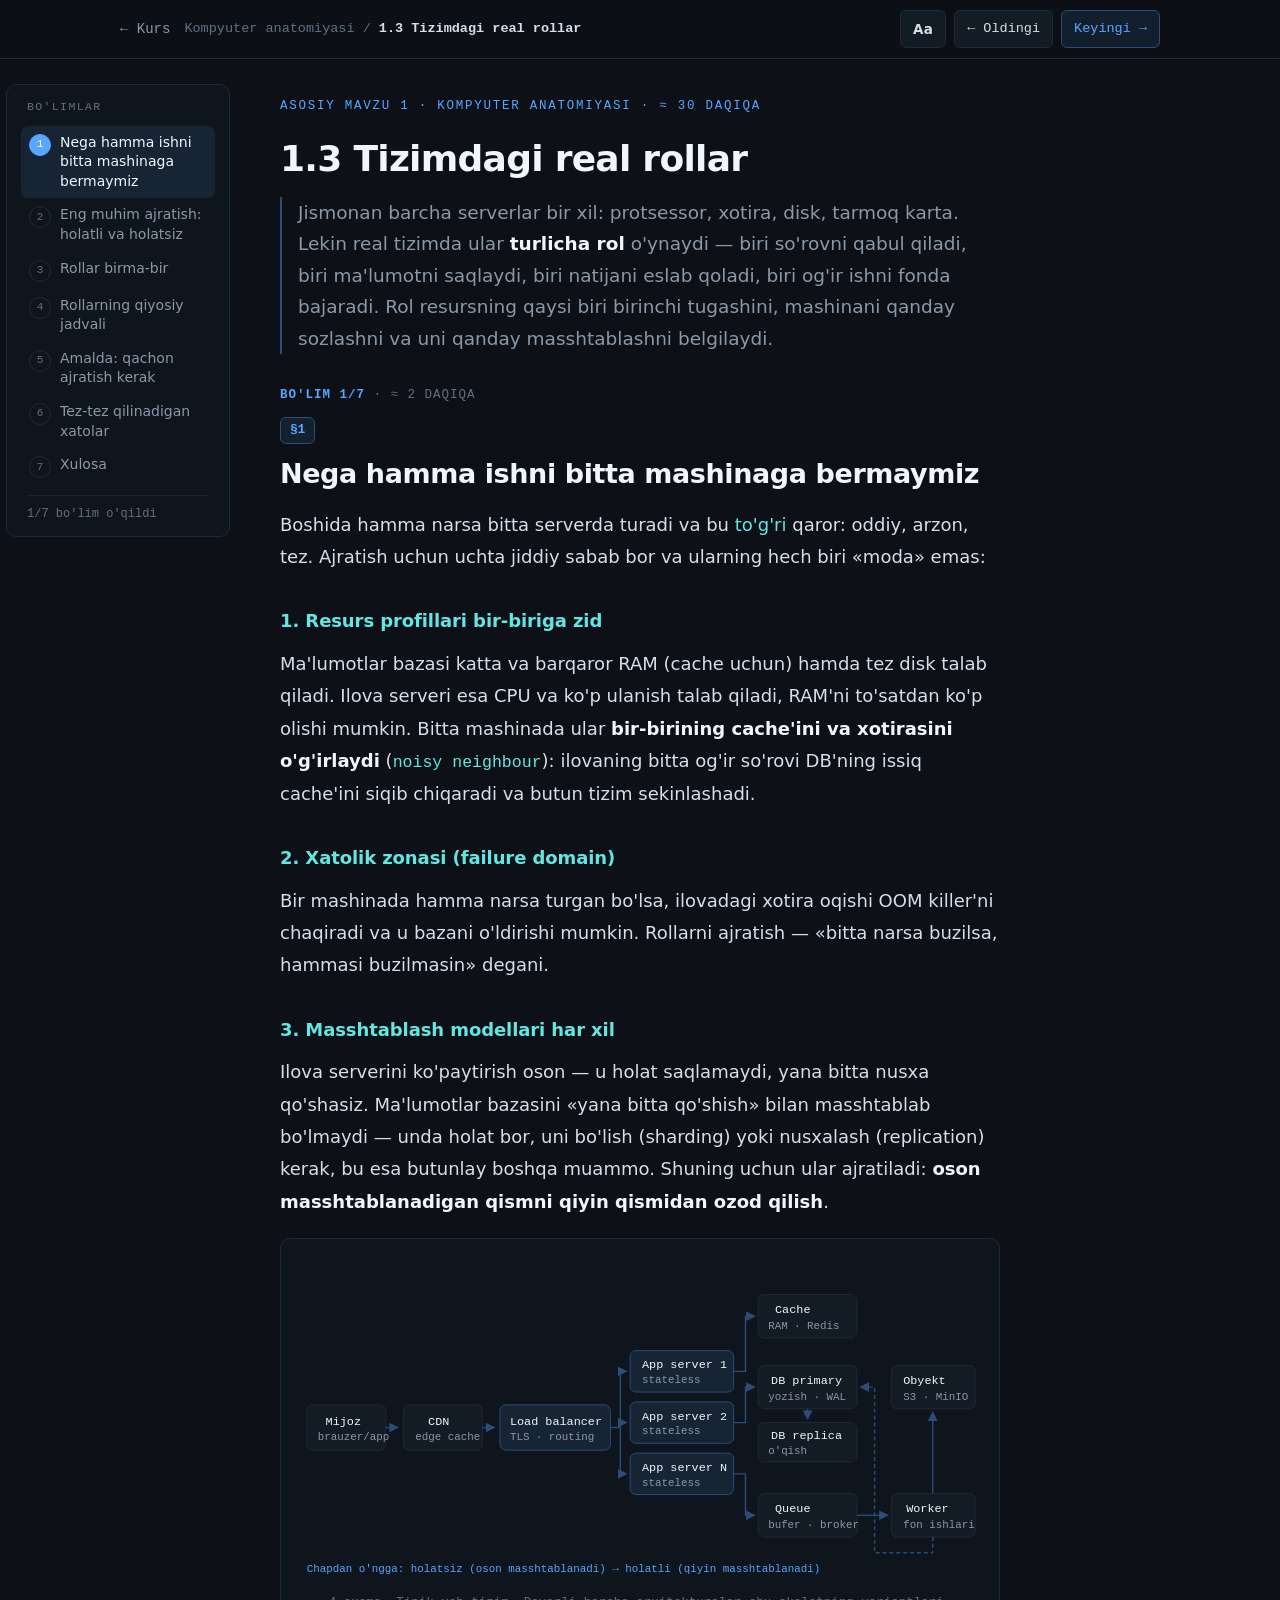
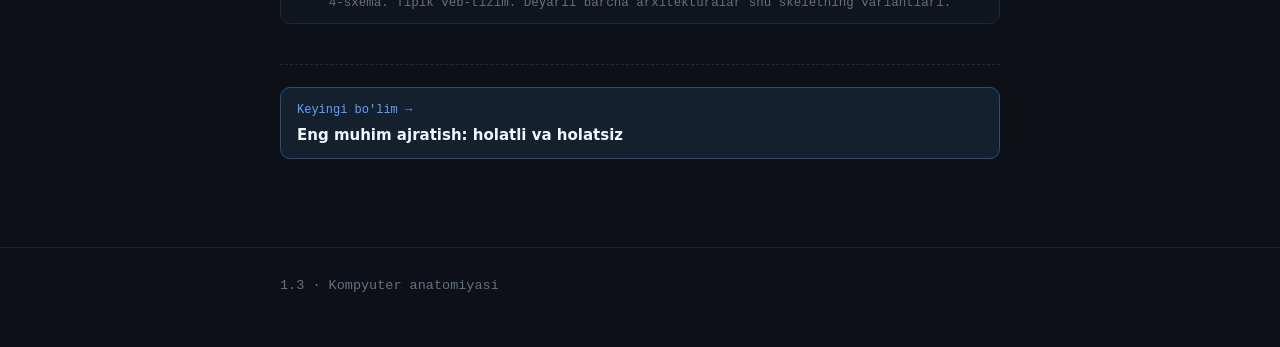
<file: kurs/1.3-tizimdagi-real-rollar.html>
<!DOCTYPE html>
<html lang="uz" data-dars="1.3">
<head>
<meta charset="utf-8">
<meta name="viewport" content="width=device-width, initial-scale=1">
<title>1.3 Tizimdagi real rollar</title>
<meta name="description" content="Web server, ma'lumotlar bazasi, cache, navbat, proxy, worker, obyekt xotirasi — har bir rolning resurs profili, holati va masshtablash modeli.">
<link rel="stylesheet" href="assets/style.css">
<link rel="icon" href="data:image/svg+xml,<svg xmlns='http://www.w3.org/2000/svg' viewBox='0 0 32 32'><rect width='32' height='32' rx='6' fill='%230d1117'/><rect x='8' y='8' width='16' height='16' rx='3' fill='none' stroke='%2358a6ff' stroke-width='2'/><rect x='13' y='13' width='6' height='6' fill='%2358a6ff'/></svg>">
<link rel="manifest" href="manifest.webmanifest">
<meta name="theme-color" content="#0d1117">
<meta name="color-scheme" content="dark">
<link rel="apple-touch-icon" href="assets/apple-touch-icon.png">
<meta name="apple-mobile-web-app-capable" content="yes">
<meta name="apple-mobile-web-app-status-bar-style" content="black-translucent">
<meta name="apple-mobile-web-app-title" content="Tizim kursi">
<meta name="mobile-web-app-capable" content="yes">
</head>
<body>

<header class="topbar" data-topbar></header>

<main class="wrap">
<article class="lesson">

  <p class="eyebrow" data-eyebrow>Asosiy mavzu 1 · Kompyuter anatomiyasi</p>
  <h1>1.3 Tizimdagi real rollar</h1>

  <p class="lead">
    Jismonan barcha serverlar bir xil: protsessor, xotira, disk, tarmoq karta. Lekin real tizimda
    ular <strong>turlicha rol</strong> o'ynaydi — biri so'rovni qabul qiladi, biri ma'lumotni saqlaydi,
    biri natijani eslab qoladi, biri og'ir ishni fonda bajaradi. Rol resursning qaysi biri birinchi
    tugashini, mashinani qanday sozlashni va uni qanday masshtablashni belgilaydi.
  </p>

  <nav class="toc" data-toc></nav>

  <h2 id="nega-ajratamiz">Nega hamma ishni bitta mashinaga bermaymiz</h2>

  <p>
    Boshida hamma narsa bitta serverda turadi va bu <em>to'g'ri</em> qaror: oddiy, arzon, tez.
    Ajratish uchun uchta jiddiy sabab bor va ularning hech biri «moda» emas:
  </p>

  <h3>1. Resurs profillari bir-biriga zid</h3>
  <p>
    Ma'lumotlar bazasi katta va barqaror RAM (cache uchun) hamda tez disk talab qiladi.
    Ilova serveri esa CPU va ko'p ulanish talab qiladi, RAM'ni to'satdan ko'p olishi mumkin.
    Bitta mashinada ular <strong>bir-birining cache'ini va xotirasini o'g'irlaydi</strong>
    (<span class="term">noisy neighbour</span>): ilovaning bitta og'ir so'rovi DB'ning issiq cache'ini
    siqib chiqaradi va butun tizim sekinlashadi.
  </p>

  <h3>2. Xatolik zonasi (failure domain)</h3>
  <p>
    Bir mashinada hamma narsa turgan bo'lsa, ilovadagi xotira oqishi OOM killer'ni chaqiradi va u
    bazani o'ldirishi mumkin. Rollarni ajratish — «bitta narsa buzilsa, hammasi buzilmasin» degani.
  </p>

  <h3>3. Masshtablash modellari har xil</h3>
  <p>
    Ilova serverini ko'paytirish oson — u holat saqlamaydi, yana bitta nusxa qo'shasiz.
    Ma'lumotlar bazasini «yana bitta qo'shish» bilan masshtablab bo'lmaydi — unda holat bor,
    uni bo'lish (sharding) yoki nusxalash (replication) kerak, bu esa butunlay boshqa muammo.
    Shuning uchun ular ajratiladi: <strong>oson masshtablanadigan qismni qiyin qismidan ozod qilish</strong>.
  </p>

  <figure class="figure">
    <svg viewBox="0 0 700 330" width="100%" role="img" aria-label="Tipik veb-tizim arxitekturasi va rollari">
      <rect class="svg-box" x="12" y="150" width="80" height="46" rx="6"/>
      <text class="svg-label svg-label--strong" x="31" y="170">Mijoz</text>
      <text class="svg-label" x="23" y="186">brauzer/app</text>

      <rect class="svg-box" x="110" y="150" width="80" height="46" rx="6"/>
      <text class="svg-label svg-label--strong" x="135" y="170">CDN</text>
      <text class="svg-label" x="122" y="186">edge cache</text>

      <rect class="svg-box svg-box--accent" x="208" y="150" width="112" height="46" rx="6"/>
      <text class="svg-label svg-label--strong" x="218" y="170">Load balancer</text>
      <text class="svg-label" x="218" y="186">TLS · routing</text>

      <rect class="svg-box svg-box--accent" x="340" y="95" width="105" height="42" rx="6"/>
      <text class="svg-label svg-label--strong" x="352" y="113">App server 1</text>
      <text class="svg-label" x="352" y="128">stateless</text>
      <rect class="svg-box svg-box--accent" x="340" y="147" width="105" height="42" rx="6"/>
      <text class="svg-label svg-label--strong" x="352" y="165">App server 2</text>
      <text class="svg-label" x="352" y="180">stateless</text>
      <rect class="svg-box svg-box--accent" x="340" y="199" width="105" height="42" rx="6"/>
      <text class="svg-label svg-label--strong" x="352" y="217">App server N</text>
      <text class="svg-label" x="352" y="232">stateless</text>

      <rect class="svg-box" x="470" y="38" width="100" height="44" rx="6"/>
      <text class="svg-label svg-label--strong" x="487" y="57">Cache</text>
      <text class="svg-label" x="480" y="73">RAM · Redis</text>

      <rect class="svg-box" x="470" y="110" width="100" height="44" rx="6"/>
      <text class="svg-label svg-label--strong" x="483" y="129">DB primary</text>
      <text class="svg-label" x="480" y="145">yozish · WAL</text>

      <rect class="svg-box" x="470" y="168" width="100" height="40" rx="6"/>
      <text class="svg-label svg-label--strong" x="483" y="185">DB replica</text>
      <text class="svg-label" x="480" y="200">o'qish</text>

      <rect class="svg-box" x="470" y="240" width="100" height="44" rx="6"/>
      <text class="svg-label svg-label--strong" x="487" y="259">Queue</text>
      <text class="svg-label" x="480" y="275">bufer · broker</text>

      <rect class="svg-box" x="605" y="240" width="85" height="44" rx="6"/>
      <text class="svg-label svg-label--strong" x="620" y="259">Worker</text>
      <text class="svg-label" x="617" y="275">fon ishlari</text>

      <rect class="svg-box" x="605" y="110" width="85" height="44" rx="6"/>
      <text class="svg-label svg-label--strong" x="617" y="129">Obyekt</text>
      <text class="svg-label" x="617" y="145">S3 · MinIO</text>

      <path class="svg-arrow" d="M92 173 H 104" marker-end="url(#a13)"/>
      <path class="svg-arrow" d="M190 173 H 202" marker-end="url(#a13)"/>
      <path class="svg-arrow" d="M320 173 H 330"/>
      <path class="svg-arrow" d="M330 116 V 220"/>
      <path class="svg-arrow" d="M330 116 H 336" marker-end="url(#a13)"/>
      <path class="svg-arrow" d="M330 168 H 336" marker-end="url(#a13)"/>
      <path class="svg-arrow" d="M330 220 H 336" marker-end="url(#a13)"/>

      <path class="svg-arrow" d="M445 116 H 457 V 60 H 466" marker-end="url(#a13)"/>
      <path class="svg-arrow" d="M445 168 H 457 V 132 H 466" marker-end="url(#a13)"/>
      <path class="svg-arrow" d="M445 220 H 457 V 262 H 466" marker-end="url(#a13)"/>

      <path class="svg-arrow" d="M520 154 V 164" marker-end="url(#a13)"/>
      <path class="svg-arrow" d="M570 262 H 601" marker-end="url(#a13)"/>
      <path class="svg-arrow" d="M647 240 V 158" marker-end="url(#a13)"/>
      <path class="svg-arrow" d="M647 284 V 300 H 588 V 132 H 574" marker-end="url(#a13)" stroke-dasharray="4 3"/>

      <text class="svg-label svg-label--accent" x="12" y="320">Chapdan o'ngga: holatsiz (oson masshtablanadi) → holatli (qiyin masshtablanadi)</text>

      <defs>
        <marker id="a13" markerWidth="7" markerHeight="7" refX="6" refY="3.5" orient="auto">
          <path d="M0,0 L7,3.5 L0,7 z" fill="#2a4d7a"/>
        </marker>
      </defs>
    </svg>
    <figcaption>4-sxema. Tipik veb-tizim. Deyarli barcha arxitekturalar shu skeletning variantlari.</figcaption>
  </figure>

  <h2 id="stateless-stateful">Eng muhim ajratish: holatli va holatsiz</h2>

  <p>
    Rollarni yodlashdan oldin bitta savolni tushunish kerak: <strong>mashina o'chsa, nima yo'qoladi?</strong>
    Javob ikkiga bo'linadi va bu butun arxitekturani belgilaydi.
  </p>

  <div class="table-wrap">
  <table>
    <thead><tr><th></th><th>Holatsiz (stateless)</th><th>Holatli (stateful)</th></tr></thead>
    <tbody>
      <tr><td>Misollar</td><td>app server, proxy, worker, CDN edge</td><td>DB, cache, queue, obyekt xotirasi</td></tr>
      <tr><td>O'chsa</td><td>hech narsa yo'qolmaydi, so'rov boshqasiga ketadi</td><td>ma'lumot yoki xabar yo'qolishi mumkin</td></tr>
      <tr><td>Masshtablash</td><td>nusxa qo'shish (horizontal, oson)</td><td>replikatsiya/sharding (murakkab)</td></tr>
      <tr><td>Deploy</td><td>eski nusxani o'chirib, yangisini qo'yish</td><td>ehtiyotkorlik, migratsiya, failover</td></tr>
      <tr><td>Asosiy resurs</td><td>CPU, tarmoq</td><td>RAM, disk (IOPS, fsync)</td></tr>
    </tbody>
  </table>
  </div>

  <div class="note">
    <span class="note__title">Amaliy qoida</span>
    <p>
      Holatni tizimning iloji boricha <strong>kam nuqtasida</strong> to'plang. «Stateless» ilova aslida
      holatni yo'q qilmaydi — u holatni o'zidan chiqarib, DB va cache'ga surib qo'yadi.
      Shuning uchun session'ni server xotirasida saqlash — masshtablashni buzadigan klassik xato:
      foydalanuvchi boshqa serverga tushsa, tizimdan chiqib ketadi.
    </p>
  </div>

  <h2 id="rollar">Rollar birma-bir</h2>

  <h3>1. Load balancer / reverse proxy (nginx, HAProxy, Envoy, ALB)</h3>
  <p>
    <strong>Vazifasi:</strong> kiruvchi ulanishlarni qabul qilish, TLS'ni yechish, so'rovni sog'lom app serverga
    yo'naltirish, sekin mijozlarni bufer bilan ajratish, statik fayllarni berish.
  </p>
  <p>
    <strong>Resurs profili:</strong> tarmoq va CPU (asosan TLS handshake). Diskka deyarli tegmaydi.
    Bottleneck ko'pincha — <em>ulanishlar soni</em> (FD limiti) va TLS uchun CPU.
  </p>
  <p>
    <strong>Nega kerak:</strong> u <em>bufer</em> vazifasini bajaradi. Mobil internetdagi sekin mijoz javobni
    30 soniya yuklab olsa, app server thread'ini 30 soniya band qilmaydi — proxy javobni o'ziga olib,
    app'ni darhol bo'shatadi. Bu bitta xususiyatning o'zi sig'imni bir necha barobar oshiradi.
  </p>

  <h3>2. Ilova serveri (app/web server)</h3>
  <p>
    <strong>Vazifasi:</strong> biznes-mantiq. So'rovni tushunish, DB va cache'ga murojaat qilish, javobni yig'ish.
  </p>
  <p>
    <strong>Resurs profili:</strong> CPU (serializatsiya, shablon, kripto) + juda ko'p kutish.
    1.1-darsdan eslang: bu mashina vaqtining ko'p qismida <em>kutadi</em>, shuning uchun uning sig'imi
    ko'pincha CPU bilan emas, <strong>konkurentlik modeli</strong> bilan chegaralanadi
    (thread soni, pool hajmi, event loop).
  </p>
  <p>
    <strong>Masshtablash:</strong> gorizontal, cheksizga yaqin — toki ular murojaat qiladigan DB ko'tara olsa.
    Shuning uchun app serverlarni ko'paytirish ko'pincha muammoni hal qilmaydi, faqat DB'ga zarbani kuchaytiradi.
  </p>

<p class="code-label">Sozlash — 1.2-darsdagi Little qonuni bilan</p>
<pre><code># nginx: har bir yadroga bitta worker, ko'p ulanish
worker_processes  auto;              # = yadrolar soni
worker_connections 4096;             # FD limiti bilan mos bo'lishi shart

# Gunicorn (bloklovchi model):
#   workers ≈ 2 × yadro + 1     (CPU uchun)
#   lekin har biri DB poolidan ulanish oladi — DB chegarasini hisoblang:
#   8 instance × 16 worker = 128 ulanish. Postgres max_connections = 100 → AVARIYA.</code></pre>

  <h3>3. Cache serveri (Redis, Memcached)</h3>
  <p>
    <strong>Vazifasi:</strong> qimmat hisoblangan yoki DB'dan olingan natijani RAM'da saqlab, qayta so'ralganda
    mikrosoniyalarda qaytarish. 80 ns (RAM) vs 5 ms (murakkab SQL) — farq 60 000 barobar.
  </p>
  <p>
    <strong>Resurs profili:</strong> RAM (asosiy chegara) va tarmoq. CPU kam ishlatiladi —
    Redis bitta thread'da ishlaydi, shuning uchun bitta sekin buyruq (<code>KEYS *</code>, katta <code>LRANGE</code>)
    butun serverni bloklaydi.
  </p>
  <p>
    <strong>Muhim xususiyat:</strong> cache — <em>haqiqat manbai emas</em>. U istalgan paytda bo'sh bo'lishi mumkin
    va tizim shunda ham to'g'ri ishlashi shart (sekinroq, lekin to'g'ri). Agar cache o'chganda tizim yiqilsa,
    demak sizda cache emas, <strong>ishonchsiz ma'lumotlar bazasi</strong> bor.
  </p>

  <div class="note note--warn">
    <span class="note__title">Cache bilan bog'liq uchta klassik falokat</span>
    <p>
      <strong>Stampede (hujum):</strong> mashhur kalit muddati tugadi → mingta so'rov bir vaqtda DB'ga bordi.
      Yechim: qulf bilan faqat bittasiga yangilashga ruxsat berish yoki eski qiymatni qaytarib,
      fonda yangilash (<em>stale-while-revalidate</em>).<br>
      <strong>Bir vaqtda tugash:</strong> hamma kalitga bir xil TTL berilgan → hammasi bir soniyada tugadi.
      Yechim: TTL'ga tasodifiy qo'shimcha (jitter).<br>
      <strong>Sovuq start:</strong> cache o'chirilib qayta yoqildi → DB butun yukni birdan oldi va yiqildi.
    </p>
  </div>

  <h3>4. Ma'lumotlar bazasi (OLTP: PostgreSQL, MySQL)</h3>
  <p>
    <strong>Vazifasi:</strong> haqiqat manbai. Ma'lumotni ishonchli saqlash, tranzaksiya va konsistentlikni ta'minlash.
  </p>
  <p>
    <strong>Resurs profili:</strong> hammasi. RAM — issiq ma'lumotni ushlab turish uchun (eng muhimi),
    disk — <code>fsync</code> va tasodifiy o'qish uchun, CPU — murakkab so'rovlar va qulflar uchun.
    Odatda <em>eng qimmat va eng qiyin masshtablanadigan</em> komponent.
  </p>
  <p>
    <strong>Nega qiyin:</strong> DB har bir tasdiqlangan yozuvni diskka fizik yozishi kerak (WAL + fsync),
    aks holda elektr o'chganda ma'lumot yo'qoladi. fsync — sekin va uni «optimizatsiya qilib» bo'lmaydi,
    faqat guruhlash (group commit) mumkin. Shuning uchun yozish tezligi har doim o'qishdan qimmat.
  </p>

<p class="code-label">DB uchun eng muhim sozlamalar (PostgreSQL misolida)</p>
<pre><code>shared_buffers      = 8GB      # RAM'ning ~25% i — DB'ning o'z cache'i
effective_cache_size = 24GB    # OS cache'i haqida optimizatorga maslahat
max_connections     = 200      # KO'P emas! Har bir ulanish = process + RAM
                               # 200 dan ko'p kerak bo'lsa → PgBouncer (pooler)
work_mem            = 32MB     # har bir sort/hash uchun; × ulanish soni = xavf
wal_compression     = on

-- Masshtablash yo'llari (tartib bilan):
-- 1) so'rovni optimallashtirish + indeks   (eng arzon, ko'pincha yetarli)
-- 2) o'qishni replica'ga bo'lish           (lekin: replikatsiya kechikishi bor)
-- 3) vertikal (kattaroq mashina)           (oddiy, chegarasi bor)
-- 4) sharding                              (eng qimmat, eng oxirgi chora)</code></pre>

  <h3>5. Navbat / broker (RabbitMQ, Kafka, SQS)</h3>
  <p>
    <strong>Vazifasi:</strong> ishni <em>vaqt bo'yicha ajratish</em>. So'rov kelganda uni darhol bajarish
    shart emas — xabarni navbatga qo'yib, mijozga javob berish va ishni fonda bajarish mumkin.
  </p>
  <p>
    <strong>Nima beradi:</strong>
  </p>
  <ul>
    <li><strong>Yuk tekislash</strong> (buffering): kirish 10 000 RPS, ishlov berish 1000 RPS bo'lsa ham tizim yiqilmaydi — navbat farqni yutadi.</li>
    <li><strong>Ajratish (decoupling)</strong>: buyurtma qabul qilish uchun email servisining tirikligi shart emas.</li>
    <li><strong>Qayta urinish va ishonchlilik</strong>: worker yiqilsa, xabar yo'qolmaydi, qayta beriladi.</li>
  </ul>
  <p>
    <strong>Resurs profili:</strong> disk (Kafka — ketma-ket yozish, bu diskning eng tez rejimi) va tarmoq.
    <strong>Asosiy kuzatuv ko'rsatkichi</strong> — <em>lag</em>: navbatda qancha bajarilmagan xabar bor va u o'syaptimi.
    Lag doimiy o'ssa — worker'lar yetishmayapti, bu 1.2-darsdagi ρ &gt; 1 holati.
  </p>

  <h3>6. Worker (fon ishlari, batch)</h3>
  <p>
    <strong>Vazifasi:</strong> navbatdan vazifa olib bajarish: rasm o'lchamini o'zgartirish, hisobot,
    email, video kodlash, ma'lumot import qilish.
  </p>
  <p>
    <strong>Resurs profili:</strong> rolga qarab keskin farq qiladi — video kodlash uchun CPU,
    hisobot uchun RAM va disk. Aynan shuning uchun worker'lar app serverlardan ajratiladi:
    ularning profili mutlaqo boshqa va ular <em>foydalanuvchi kutib turmaydigan</em> ish qiladi,
    demak ularni sekinlashtirish ham, uzib qo'yish ham mumkin.
  </p>
  <p>
    <strong>Muhim talab:</strong> <span class="term">idempotentlik</span>. Xabar kamida bir marta yetkaziladi,
    ba'zan ikki marta. Ikki marta bajarilganda natija bir xil bo'lishi kerak
    (masalan, pulni ikki marta yechib yubormaslik uchun operatsiya ID bo'yicha tekshirish).
  </p>

  <h3>7. Obyekt xotirasi va fayl serveri (S3, MinIO)</h3>
  <p>
    <strong>Vazifasi:</strong> katta binary fayllar (rasm, video, backup) uchun arzon va cheksiz saqlash.
    <strong>Nega alohida:</strong> bunday fayllarni DB'ga (BLOB) solish DB cache'ini buzadi,
    backup'ni og'irlashtiradi va replikatsiyani sekinlashtiradi. Fayllar uchun kechikish emas,
    <em>o'tkazuvchanlik</em> va narx muhim.
  </p>

  <h3>8. CDN / edge</h3>
  <p>
    <strong>Vazifasi:</strong> kontentni foydalanuvchiga fizik yaqinlashtirish. 1.1-darsdagi jadvalni eslang:
    kontinentlararo RTT ~150 ms va uni hech qanday kod yaxshilay olmaydi — yorug'lik tezligi cheklangan.
    Yagona yechim — masofani qisqartirish.
  </p>

  <h3>9. Koordinatsiya servisi (etcd, ZooKeeper, Consul)</h3>
  <p>
    <strong>Vazifasi:</strong> «kim yetakchi», «qaysi nusxalar tirik», «konfiguratsiya qanday» kabi
    <em>kichik, lekin juda muhim</em> holatni konsensus bilan saqlash. Ma'lumot hajmi kichik,
    lekin ishonchlilik talabi eng yuqori — bu odatda butun klasterning «miyasi».
  </p>

  <h3>10. Analitika / OLAP (ClickHouse, BigQuery)</h3>
  <p>
    <strong>Nega alohida:</strong> OLTP bazasi «bitta foydalanuvchini top» uchun, OLAP esa
    «bir milliard qatordan o'rtachani hisobla» uchun mo'ljallangan. Ular ustunli (columnar) saqlash va
    boshqa disk profiliga ega. Analitik so'rovni ishlab chiqarish bazasida bajarish —
    ishlab chiqarishni o'ldirishning eng oson yo'li.
  </p>

  <h2 id="rol-jadval">Rollarning qiyosiy jadvali</h2>

  <div class="table-wrap">
  <table>
    <thead>
      <tr><th>Rol</th><th>Asosiy resurs</th><th>Holat</th><th>Masshtablash</th><th>Birinchi kuzatiladigan ko'rsatkich</th></tr>
    </thead>
    <tbody>
      <tr><td>Load balancer</td><td>tarmoq, CPU (TLS)</td><td>yo'q</td><td>gorizontal, DNS/anycast</td><td>ulanishlar soni, 5xx</td></tr>
      <tr><td>App server</td><td>CPU + kutish</td><td>yo'q</td><td>gorizontal (oson)</td><td>p99 latency, pool band bo'lishi</td></tr>
      <tr><td>Cache</td><td>RAM</td><td>vaqtinchalik</td><td>sharding (kalit bo'yicha)</td><td>hit ratio, eviction</td></tr>
      <tr><td>DB (OLTP)</td><td>RAM + disk IOPS</td><td>bor (asosiy)</td><td>replica → sharding (qiyin)</td><td>sekin so'rovlar, lock kutish, replikatsiya lag</td></tr>
      <tr><td>Queue</td><td>disk (ketma-ket), tarmoq</td><td>bor</td><td>partition</td><td>consumer lag</td></tr>
      <tr><td>Worker</td><td>vazifaga bog'liq</td><td>yo'q</td><td>gorizontal</td><td>bajarish vaqti, xatolar/DLQ</td></tr>
      <tr><td>Obyekt xotirasi</td><td>disk hajmi, o'tkazuvchanlik</td><td>bor</td><td>tayyor xizmat</td><td>o'tkazuvchanlik, narx</td></tr>
      <tr><td>CDN</td><td>tarmoq</td><td>nusxa</td><td>geografik</td><td>cache hit ratio</td></tr>
    </tbody>
  </table>
  </div>

  <h2 id="qachon-ajratish">Amalda: qachon ajratish kerak</h2>

  <p>
    Rollarni ajratish bepul emas — har bir tarmoq chegarasi yangi kechikish, yangi xatolik turi va
    yangi operatsion yuk qo'shadi. Shuning uchun ketma-ketlik odatda quyidagicha bo'ladi:
  </p>

  <ol>
    <li><strong>Bosqich 0 (bitta mashina):</strong> app + DB + cache birga. 90% loyihalar uchun uzoq vaqt yetarli.</li>
    <li><strong>Bosqich 1:</strong> DB'ni alohida mashinaga chiqarish. Sabab: resurs konflikti va backup'ni yengillashtirish.</li>
    <li><strong>Bosqich 2:</strong> app serverlarni ko'paytirish + oldiga load balancer. Shart: sessiyani serverdan chiqarish.</li>
    <li><strong>Bosqich 3:</strong> cache va queue + worker'lar. Sabab: og'ir ishni so'rov yo'lidan olib tashlash.</li>
    <li><strong>Bosqich 4:</strong> o'qish uchun replica, analitika uchun alohida baza, CDN.</li>
    <li><strong>Bosqich 5:</strong> sharding, geografik taqsimlash. Bu yerga yetganingizda muammolaringiz butunlay boshqacha bo'ladi.</li>
  </ol>

  <div class="note note--ok">
    <span class="note__title">Har bir qadam uchun savol</span>
    <p>
      «Qaysi resurs to'ydi va bu ajratish aynan o'sha resursni bo'shatadimi?» Agar javob aniq bo'lmasa —
      ajratish erta. Arxitektura murakkabligini <em>o'lchangan</em> chegara asosida oshiring, taxmin asosida emas.
    </p>
  </div>

  <h2 id="xatolar-3">Tez-tez qilinadigan xatolar</h2>

  <ul class="mistakes">
    <li>
      <b>App serverni DB bilan bitta mashinada qoldirib, keyin «DB sekin» deb aybdor izlash</b>
      Ular bir-birining RAM va disk cache'ini talashadi.
      <span class="fix">Avval profillarni ajrating, keyin o'lchang.</span>
    </li>
    <li>
      <b>Sessiyani app server xotirasida saqlash</b>
      Gorizontal masshtablash imkonsiz bo'lib qoladi, deploy har safar foydalanuvchilarni chiqarib yuboradi.
      <span class="fix">Sessiyani Redis'ga yoki imzolangan token (JWT/cookie) ga ko'chiring.</span>
    </li>
    <li>
      <b>Cache'ni haqiqat manbai sifatida ishlatish</b>
      Cache o'chganda ma'lumot yo'qoladi yoki tizim yiqiladi.
      <span class="fix">Cache har doim qayta tiklanadigan bo'lsin; u o'chganda tizim sekinlashsin, lekin ishlasin.</span>
    </li>
    <li>
      <b>Navbatni ma'lumotlar bazasi sifatida ishlatish</b>
      Queue — oqim, tarix emas: unda qidirish, tuzatish va qayta o'qish qiyin.
      <span class="fix">Haqiqatni DB'da saqlang, navbatda faqat «bajarilishi kerak bo'lgan ish» turisin.</span>
    </li>
    <li>
      <b>Bazani (holatli komponentni) app kabi masshtablashga urinish</b>
      «Yana 10 ta DB qo'shamiz» ishlamaydi — replikatsiya kechikishi, konsistentlik va sharding muammolari paydo bo'ladi.
      <span class="fix">Avval so'rov va indeks, keyin o'qish replica'lari, sharding esa eng oxirida.</span>
    </li>
    <li>
      <b>App serverlarni DB chegarasini hisobga olmay ko'paytirish</b>
      Har bir yangi instance DB'ga yangi ulanishlar olib keladi va bazani tezroq o'ldiradi.
      <span class="fix">Connection pooler (PgBouncer) qo'ying va umumiy ulanishlar sonini hisoblang.</span>
    </li>
    <li>
      <b>Og'ir ishni so'rov ichida bajarish</b>
      PDF generatsiya, email yuborish, rasm qayta ishlash foydalanuvchini kuttiradi va thread'larni band qiladi.
      <span class="fix">Navbatga qo'ying, worker bajarsin, foydalanuvchiga «qabul qilindi» deb javob bering.</span>
    </li>
    <li>
      <b>Analitik so'rovlarni ishlab chiqarish bazasida bajarish</b>
      Bitta og'ir <code>GROUP BY</code> butun cache'ni siqib chiqaradi va OLTP yuklamasini o'ldiradi.
      <span class="fix">Replica yoki alohida OLAP tizimiga ko'chiring.</span>
    </li>
  </ul>

  <div class="summary">
    <h2 id="xulosa-3">Xulosa</h2>
    <ul>
      <li>Serverlar bir xil apparatga ega, lekin roli ularning resurs profilini, sozlamasini va masshtablash usulini belgilaydi.</li>
      <li>Ajratishning uchta sababi: resurs konflikti, xatolik zonasini cheklash, mustaqil masshtablash.</li>
      <li>Eng muhim chiziq — holatli va holatsiz o'rtasida. Holatsizni ko'paytirish oson, holatlini — qiyin va qimmat.</li>
      <li>Asosiy rollar: LB/proxy, app server, cache, DB, queue, worker, obyekt xotirasi, CDN, koordinatsiya, OLAP.</li>
      <li>Rollarni o'lchangan bottleneck asosida, bosqichma-bosqich ajrating — oldindan emas.</li>
      <li>Cache haqiqat manbai emas; navbat ma'lumotlar bazasi emas; app serverni ko'paytirish DB chegarasini ko'chirmaydi.</li>
    </ul>
  </div>

  <div class="note" style="margin-top:28px">
    <span class="note__title">Asosiy mavzu 1 yakunlandi</span>
    <p>
      Endi sizda poydevor bor: bitta kompyuter qanday ishlaydi (1.1), uning chegaralari qayerda (1.2)
      va real tizimda mashinalar qanday rollarni bajaradi (1.3). Keyingi asosiy mavzu —
      <strong>«Operatsion tizim va abstraktsiya»</strong> — shu apparatni dasturchiga qanday qilib
      protsess, virtual xotira va fayl ko'rinishida ko'rsatishini ochib beradi.
    </p>
  </div>

  <div class="done-bar" data-done-bar></div>
  <nav class="lesson-nav" data-lesson-nav></nav>

</article>
</main>

<footer class="site-footer">
  <div class="wrap"><span>1.3 · Kompyuter anatomiyasi</span></div>
</footer>

<script src="assets/script.js"></script>
</body>
</html>
</file>
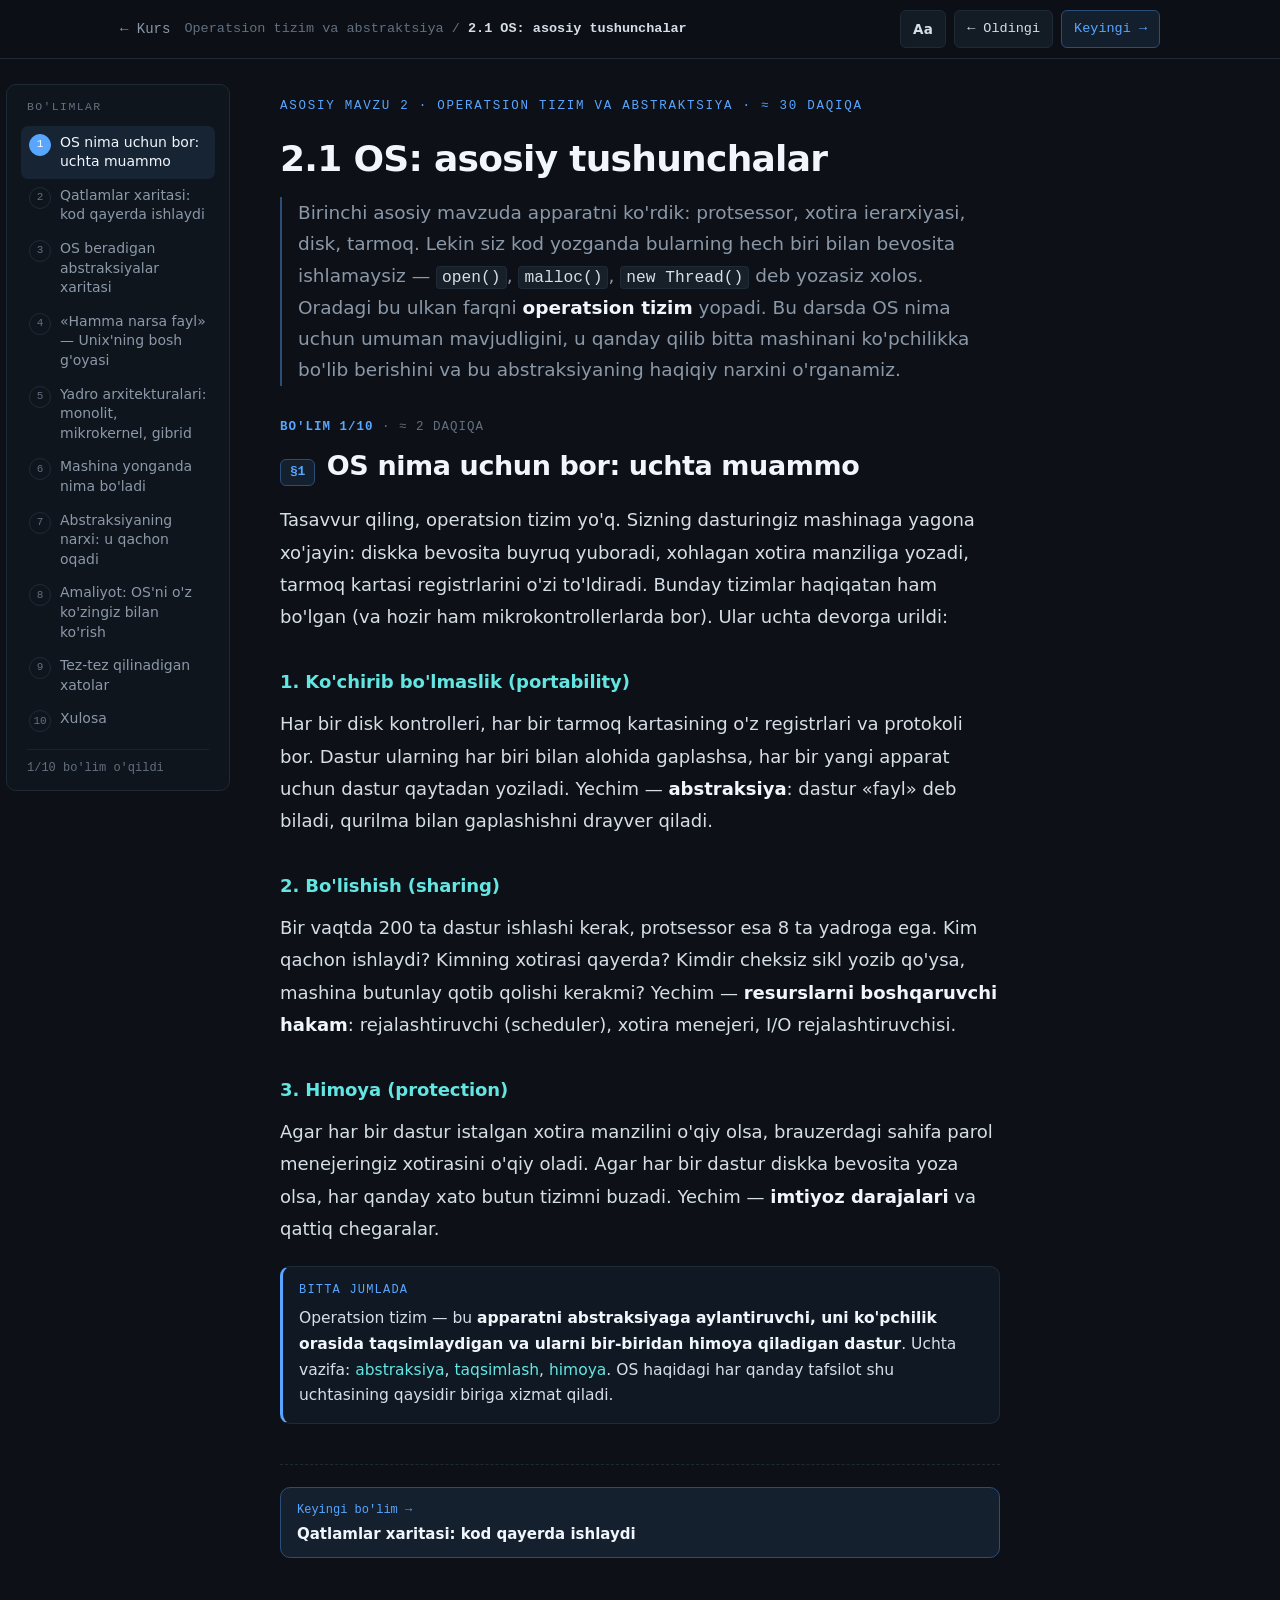
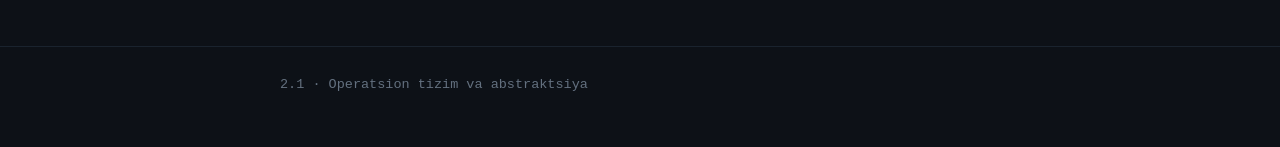
<file: kurs/2.1-os-asosiy-tushunchalar.html>
<!DOCTYPE html>
<html lang="uz" data-dars="2.1">
<head>
<meta charset="utf-8">
<meta name="viewport" content="width=device-width, initial-scale=1">
<title>2.1 OS: asosiy tushunchalar</title>
<meta name="description" content="Operatsion tizim nima uchun bor: user va kernel rejimlari, monolit va mikrokernel, OS beradigan abstraksiyalar va «hamma narsa fayl» falsafasi.">
<link rel="stylesheet" href="assets/style.css">
<link rel="icon" href="data:image/svg+xml,<svg xmlns='http://www.w3.org/2000/svg' viewBox='0 0 32 32'><rect width='32' height='32' rx='6' fill='%230d1117'/><rect x='8' y='8' width='16' height='16' rx='3' fill='none' stroke='%2358a6ff' stroke-width='2'/><rect x='13' y='13' width='6' height='6' fill='%2358a6ff'/></svg>">
<link rel="manifest" href="manifest.webmanifest">
<meta name="theme-color" content="#0d1117">
<meta name="color-scheme" content="dark">
<link rel="apple-touch-icon" href="assets/apple-touch-icon.png">
<meta name="apple-mobile-web-app-capable" content="yes">
<meta name="apple-mobile-web-app-status-bar-style" content="black-translucent">
<meta name="apple-mobile-web-app-title" content="Tizim kursi">
<meta name="mobile-web-app-capable" content="yes">
</head>
<body>

<header class="topbar" data-topbar></header>

<main class="wrap">
<article class="lesson">

  <p class="eyebrow" data-eyebrow>Asosiy mavzu 2 · Operatsion tizim va abstraktsiya</p>
  <h1>2.1 OS: asosiy tushunchalar</h1>

  <p class="lead">
    Birinchi asosiy mavzuda apparatni ko'rdik: protsessor, xotira ierarxiyasi, disk, tarmoq.
    Lekin siz kod yozganda bularning hech biri bilan bevosita ishlamaysiz — <code>open()</code>,
    <code>malloc()</code>, <code>new Thread()</code> deb yozasiz xolos. Oradagi bu ulkan farqni
    <strong>operatsion tizim</strong> yopadi. Bu darsda OS nima uchun umuman mavjudligini,
    u qanday qilib bitta mashinani ko'pchilikka bo'lib berishini va bu abstraksiyaning
    haqiqiy narxini o'rganamiz.
  </p>

  <nav class="toc" data-toc></nav>

  <h2 id="nega-os">OS nima uchun bor: uchta muammo</h2>

  <p>
    Tasavvur qiling, operatsion tizim yo'q. Sizning dasturingiz mashinaga yagona xo'jayin:
    diskka bevosita buyruq yuboradi, xohlagan xotira manziliga yozadi, tarmoq kartasi registrlarini
    o'zi to'ldiradi. Bunday tizimlar haqiqatan ham bo'lgan (va hozir ham mikrokontrollerlarda bor).
    Ular uchta devorga urildi:
  </p>

  <h3>1. Ko'chirib bo'lmaslik (portability)</h3>
  <p>
    Har bir disk kontrolleri, har bir tarmoq kartasining o'z registrlari va protokoli bor.
    Dastur ularning har biri bilan alohida gaplashsa, har bir yangi apparat uchun dastur qaytadan
    yoziladi. Yechim — <strong>abstraksiya</strong>: dastur «fayl» deb biladi, qurilma bilan
    gaplashishni drayver qiladi.
  </p>

  <h3>2. Bo'lishish (sharing)</h3>
  <p>
    Bir vaqtda 200 ta dastur ishlashi kerak, protsessor esa 8 ta yadroga ega. Kim qachon ishlaydi?
    Kimning xotirasi qayerda? Kimdir cheksiz sikl yozib qo'ysa, mashina butunlay qotib qolishi kerakmi?
    Yechim — <strong>resurslarni boshqaruvchi hakam</strong>: rejalashtiruvchi (scheduler),
    xotira menejeri, I/O rejalashtiruvchisi.
  </p>

  <h3>3. Himoya (protection)</h3>
  <p>
    Agar har bir dastur istalgan xotira manzilini o'qiy olsa, brauzerdagi sahifa parol menejeringiz
    xotirasini o'qiy oladi. Agar har bir dastur diskka bevosita yoza olsa, har qanday xato butun
    tizimni buzadi. Yechim — <strong>imtiyoz darajalari</strong> va qattiq chegaralar.
  </p>

  <div class="note">
    <span class="note__title">Bitta jumlada</span>
    <p>
      Operatsion tizim — bu <strong>apparatni abstraksiyaga aylantiruvchi, uni ko'pchilik orasida
      taqsimlaydigan va ularni bir-biridan himoya qiladigan dastur</strong>. Uchta vazifa:
      <em>abstraksiya</em>, <em>taqsimlash</em>, <em>himoya</em>. OS haqidagi har qanday
      tafsilot shu uchtasining qaysidir biriga xizmat qiladi.
    </p>
  </div>

  <h2 id="qatlamlar">Qatlamlar xaritasi: kod qayerda ishlaydi</h2>

  <p>
    Kompyuterdagi kod ikkita mutlaqo boshqacha dunyoda bajariladi. Ularning chegarasini
    <em>apparatning o'zi</em> qo'riqlaydi — bu dasturiy kelishuv emas, protsessorga o'rnatilgan mexanizm.
  </p>

  <figure class="figure">
    <svg viewBox="0 0 700 360" width="100%" role="img" aria-label="Operatsion tizim qatlamlari sxemasi">
      <rect class="svg-box svg-box--accent" x="30" y="20" width="640" height="72" rx="8"/>
      <text class="svg-label svg-label--accent" x="44" y="40">USER SPACE — imtiyozsiz rejim (ring 3)</text>
      <rect class="svg-box" x="48" y="50" width="142" height="32" rx="5"/>
      <text class="svg-label svg-label--strong" x="62" y="70">Brauzer</text>
      <rect class="svg-box" x="202" y="50" width="142" height="32" rx="5"/>
      <text class="svg-label svg-label--strong" x="216" y="70">Nginx</text>
      <rect class="svg-box" x="356" y="50" width="142" height="32" rx="5"/>
      <text class="svg-label svg-label--strong" x="370" y="70">Sizning ilovangiz</text>
      <rect class="svg-box" x="510" y="50" width="142" height="32" rx="5"/>
      <text class="svg-label svg-label--strong" x="524" y="70">DB serveri</text>

      <rect class="svg-box" x="30" y="104" width="640" height="34" rx="6"/>
      <text class="svg-label svg-label--strong" x="44" y="125">libc (glibc/musl) — syscall ustidagi qulay o'ram: printf, malloc, fopen</text>

      <text class="svg-label" x="44" y="154" fill="#f2c661">▲ TIZIM CHAQIRUVI CHEGARASI (2.4-dars)</text>
      <line x1="30" y1="162" x2="670" y2="162" stroke="#f2c661" stroke-width="1.5" stroke-dasharray="6 4"/>

      <rect class="svg-box svg-box--accent" x="30" y="172" width="640" height="130" rx="8"/>
      <text class="svg-label svg-label--accent" x="44" y="192">KERNEL SPACE — imtiyozli rejim (ring 0)</text>

      <rect class="svg-box" x="48" y="200" width="142" height="44" rx="5"/>
      <text class="svg-label svg-label--strong" x="62" y="218">Scheduler</text>
      <text class="svg-label" x="62" y="234">kim ishlaydi (2.2)</text>

      <rect class="svg-box" x="202" y="200" width="142" height="44" rx="5"/>
      <text class="svg-label svg-label--strong" x="216" y="218">Xotira menejeri</text>
      <text class="svg-label" x="216" y="234">sahifalar (2.3)</text>

      <rect class="svg-box" x="356" y="200" width="142" height="44" rx="5"/>
      <text class="svg-label svg-label--strong" x="370" y="218">VFS + FS</text>
      <text class="svg-label" x="370" y="234">fayl abstraksiyasi</text>

      <rect class="svg-box" x="510" y="200" width="142" height="44" rx="5"/>
      <text class="svg-label svg-label--strong" x="524" y="218">Tarmoq steki</text>
      <text class="svg-label" x="524" y="234">TCP/IP, soketlar</text>

      <rect class="svg-box" x="48" y="254" width="604" height="34" rx="5"/>
      <text class="svg-label svg-label--strong" x="62" y="275">Drayverlar — har bir qurilmaning o'z tilida gaplashadi</text>

      <rect class="svg-box" x="30" y="316" width="640" height="34" rx="6"/>
      <text class="svg-label svg-label--strong" x="44" y="337">APPARAT — CPU, RAM, disk, NIC (1-asosiy mavzu)</text>

      <path class="svg-arrow" d="M350 138 V 168" marker-end="url(#a21)"/>
      <path class="svg-arrow" d="M350 302 V 312" marker-end="url(#a21)"/>

      <defs>
        <marker id="a21" markerWidth="7" markerHeight="7" refX="6" refY="3.5" orient="auto">
          <path d="M0,0 L7,3.5 L0,7 z" fill="#2a4d7a"/>
        </marker>
      </defs>
    </svg>
    <figcaption>5-sxema. Ikki dunyo va ular orasidagi yagona eshik. Sariq punktir chiziqdan
    yuqorida turgan kod apparatga bevosita tegolmaydi.</figcaption>
  </figure>

  <h3>User mode va kernel mode farqi nimada</h3>

  <p>
    Protsessorda maxsus bit bor (x86'da CPL — current privilege level). U <code>0</code> bo'lsa —
    kernel rejimi, <code>3</code> bo'lsa — foydalanuvchi rejimi. Farq juda aniq:
  </p>

  <div class="table-wrap">
  <table>
    <thead><tr><th></th><th>User mode (ring 3)</th><th>Kernel mode (ring 0)</th></tr></thead>
    <tbody>
      <tr><td>Xotira</td><td>faqat o'z sahifa jadvalidagi manzillar</td><td>butun fizik xotira</td></tr>
      <tr><td>Imtiyozli instruksiyalar</td><td>taqiqlangan (sahifa jadvalini almashtirish, I/O port, HLT)</td><td>ruxsat</td></tr>
      <tr><td>Qurilmalar</td><td>faqat syscall orqali</td><td>bevosita</td></tr>
      <tr><td>Xato oqibati</td><td>protsess o'ladi, tizim ishlaydi</td><td><span class="term">kernel panic</span> — butun mashina to'xtaydi</td></tr>
    </tbody>
  </table>
  </div>

  <p>
    Ring 3 dagi kod taqiqlangan instruksiyani bajarishga urinsa, protsessor uni bajarmaydi —
    u <strong>trap</strong> hosil qiladi va boshqaruvni yadroga o'tkazadi. Yadro esa odatda
    protsessga <code>SIGSEGV</code> yoki <code>SIGILL</code> signalini yuboradi. Bu <em>dasturiy
    tekshiruv emas</em>: uni aylanib o'tishning iloji yo'q, chunki uni protsessorning o'zi bajaradi.
  </p>

  <div class="note note--warn">
    <span class="note__title">Nega bu tizim dizaynerini qiziqtiradi</span>
    <p>
      Har bir rejim almashinuvi — bu vaqt. Har bir <code>read()</code> chaqiruvi ring 3 → ring 0 → ring 3
      yo'lini bosib o'tadi. Bitta o'tish o'zi ~50–200 ns, lekin u cache va konveyerni ham buzadi.
      Shuning uchun yuqori unumdorlikli tizimlar syscall sonini kamaytirish uchun kurashadi:
      buferlash, <code>writev</code>, <code>sendfile</code>, <code>io_uring</code> — hammasi shu maqsadda
      (2.4-darsda batafsil).
    </p>
  </div>

  <h2 id="abstraksiyalar">OS beradigan abstraksiyalar xaritasi</h2>

  <p>
    OS'ni o'rganish aslida <strong>uning abstraksiyalarini o'rganish</strong>. Ularning soni hayratlanarli
    darajada kam — deyarli hamma narsa shu bir nechta tushunchaga qaytadi:
  </p>

  <div class="table-wrap">
  <table>
    <thead><tr><th>Fizik haqiqat</th><th>OS abstraksiyasi</th><th>Illuziya</th><th>Qayerda o'rganamiz</th></tr></thead>
    <tbody>
      <tr><td>Cheklangan yadrolar</td><td><strong>Protsess / thread</strong></td><td>«men yolg'iz ishlayapman»</td><td>2.2</td></tr>
      <tr><td>Fizik RAM sahifalari</td><td><strong>Virtual manzil fazosi</strong></td><td>«butun xotira meniki»</td><td>2.3</td></tr>
      <tr><td>Disk bloklari</td><td><strong>Fayl va katalog</strong></td><td>«nomlangan uzluksiz oqim»</td><td>bu dars</td></tr>
      <tr><td>Tarmoq paketlari</td><td><strong>Soket</strong></td><td>«ikki tomonlama quvur»</td><td>bu dars</td></tr>
      <tr><td>Qurilma registrlari</td><td><strong>Qurilma fayli</strong> (<code>/dev/*</code>)</td><td>«o'qish va yozish»</td><td>bu dars</td></tr>
      <tr><td>Taymer uzilishlari</td><td><strong>Uyqu, taymer, soat</strong></td><td>«vaqt o'tdi»</td><td>bu dars</td></tr>
      <tr><td>Uzilishlar va istisnolar</td><td><strong>Signal</strong></td><td>«menga xabar keldi»</td><td>2.2</td></tr>
    </tbody>
  </table>
  </div>

  <p>
    Diqqat qiling: har bir qatorda OS <em>bir narsani boshqa narsaga aylantiryapti</em>.
    Va har bir aylantirish narxga ega. Abstraksiya bepul emas — u <strong>qulaylikni tezlikka,
    ba'zan esa nazoratga almashtiradi</strong>.
  </p>

  <h2 id="hamma-narsa-fayl">«Hamma narsa fayl» — Unix'ning bosh g'oyasi</h2>

  <p>
    Unix'ning eng kuchli qarori shu bo'ldi: turli-tuman resurslarga <strong>bitta interfeys</strong> berish.
    Disk fayli ham, terminal ham, tarmoq soketi ham, protsess haqidagi ma'lumot ham —
    hammasi <code>open</code>, <code>read</code>, <code>write</code>, <code>close</code> bilan ishlanadi.
  </p>

  <p>
    Buning natijasi — <span class="term">file descriptor</span> (FD): protsessning ochiq resurslar
    jadvalidagi oddiy butun son. <code>0</code> — stdin, <code>1</code> — stdout, <code>2</code> — stderr,
    keyingilari — siz ochgan fayl va soketlar.
  </p>

<p class="code-label">Bitta interfeys — turli resurslar</p>
<pre><code>$ ls -l /proc/self/fd
lrwx------ 0 -&gt; /dev/pts/3          # terminal
lrwx------ 1 -&gt; /dev/pts/3          # terminal (stdout)
lr-x------ 3 -&gt; /home/user/data.csv # oddiy fayl
lrwx------ 4 -&gt; socket:[482913]     # TCP soket
lrwx------ 5 -&gt; anon_inode:[eventpoll]  # epoll obyekti

# Har biri bilan bir xil chaqiruvlar ishlaydi:
read(3, buf, 4096);   // fayldan
read(4, buf, 4096);   // tarmoqdan
write(1, "salom\n", 6);</code></pre>

  <p>
    Shuning uchun Unix'da quvurlar (<code>|</code>) shunchalik tabiiy: <code>grep</code> o'zi
    fayldanmi, tarmoqdanmi yoki boshqa dasturdanmi o'qiyotganini bilmaydi — u shunchaki FD dan o'qiydi.
    Bitta abstraksiya butun ekotizimni tug'dirdi.
  </p>

  <h3><code>/proc</code> va <code>/sys</code> — yadro bilan fayl orqali suhbat</h3>

  <p>
    Linux bu g'oyani oxirigacha olib bordi: yadroning ichki holati ham fayl ko'rinishida ko'rsatiladi.
    <code>/proc</code> — diskda mavjud bo'lmagan virtual fayl tizimi; har bir o'qish aslida yadro
    funksiyasini chaqiradi.
  </p>

<p class="code-label">Yadrodan ma'lumot olish — hech qanday maxsus API'siz</p>
<pre><code># Protsessning holati, xotirasi, thread'lari soni
$ cat /proc/self/status | head -12
Name:   cat
State:  R (running)
Pid:    28714
PPid:   3921
Threads: 1
VmRSS:   1284 kB          # haqiqatan band qilingan fizik xotira (2.3-dars)

# Butun tizim bo'yicha
$ cat /proc/cpuinfo        # protsessor va yadrolar
$ cat /proc/meminfo        # xotira holati
$ cat /proc/loadavg        # 1/5/15 daqiqalik yuklama
$ cat /proc/PID/limits     # FD limiti va boshqa chegaralar (1.2-dars!)

# Sozlamalarni o'zgartirish ham fayl yozish orqali
$ sysctl net.core.somaxconn          # = /proc/sys/net/core/somaxconn
$ echo 1024 &gt; /proc/sys/net/core/somaxconn</code></pre>

  <div class="note note--ok">
    <span class="note__title">Amaliy foyda</span>
    <p>
      Ishlab chiqarishda muammoni tekshirish uchun sizga maxsus vositalar shart emas —
      <code>cat</code> yetarli. <code>top</code>, <code>ps</code>, <code>free</code> kabi
      dasturlarning deyarli barchasi shunchaki <code>/proc</code> ni o'qib, chiroyli ko'rsatadi xolos.
    </p>
  </div>

  <h2 id="yadro-arxitekturasi">Yadro arxitekturalari: monolit, mikrokernel, gibrid</h2>

  <p>
    Yadro ichida nima bo'lishi kerak degan savolga turli javoblar bor va bu javob
    <strong>tezlik bilan izolyatsiya orasidagi kelishuv</strong>dir — 1.3-darsdagi «rollarni ajratish»
    savolining aynan o'zi, faqat bitta mashina ichida.
  </p>

  <div class="table-wrap">
  <table>
    <thead><tr><th>Model</th><th>G'oyasi</th><th>Yutug'i</th><th>Narxi</th><th>Misol</th></tr></thead>
    <tbody>
      <tr>
        <td><strong>Monolit</strong></td>
        <td>drayverlar, FS, tarmoq — hammasi yadro ichida, bitta manzil fazosida</td>
        <td>tez: ichki chaqiruvlar oddiy funksiya chaqiruvi</td>
        <td>drayverdagi xato = butun tizim qulaydi</td>
        <td>Linux, FreeBSD</td>
      </tr>
      <tr>
        <td><strong>Mikrokernel</strong></td>
        <td>yadroda faqat eng zaruri: IPC, rejalashtirish, xotira. Qolgani — user space'dagi servislar</td>
        <td>izolyatsiya: drayver yiqilsa, qayta ishga tushiriladi</td>
        <td>har bir murojaat — xabar almashish, ya'ni sekinroq</td>
        <td>QNX, seL4, MINIX</td>
      </tr>
      <tr>
        <td><strong>Gibrid</strong></td>
        <td>mikrokernel g'oyasi, lekin unumdorlik uchun ko'p qismi yadroda</td>
        <td>amaliy murosa</td>
        <td>chegaralar aniq emas</td>
        <td>Windows NT, XNU (macOS)</td>
      </tr>
    </tbody>
  </table>
  </div>

  <p>
    Linux monolit bo'lsa-da, qat'iy emas: u <strong>modullar</strong> orqali kengayadi.
    Drayverni ishlab turgan yadroga qo'shish va olib tashlash mumkin.
  </p>

<p class="code-label">Linux modullari</p>
<pre><code>$ lsmod | head -5
Module                  Size  Used by
nvme                   49152  3
ext4                  978944  1
tcp_bbr                20480  0        # TCP tirbandlikni boshqarish algoritmi — modul!

$ sudo modprobe tcp_bbr        # yuklash
$ dmesg | tail                 # yadro jurnali — muammo qidirganda birinchi joy</code></pre>

  <p>
    Muhim tafsilot: modul yadro ichida, ring 0 da ishlaydi. Ya'ni u «plagin» bo'lsa ham,
    undagi xato butun mashinani o'ldirishi mumkin. Aynan shuning uchun zamonaviy Linux ba'zi
    kengaytmalarni <span class="term">eBPF</span> orqali bajaradi: bu — yadro ichida ishlaydigan,
    lekin <em>tekshiriladigan</em> (verifier) va cheklangan kod.
  </p>

  <h2 id="yuklanish">Mashina yonganda nima bo'ladi</h2>

  <p>Boot ketma-ketligi OS'ning qatlamlari qanday yig'ilishini yaxshi ko'rsatadi:</p>

  <ol>
    <li><strong>UEFI/BIOS</strong> — apparatni tekshiradi va yuklovchini (bootloader) topadi.</li>
    <li><strong>Bootloader</strong> (GRUB) — yadro va <code>initramfs</code> ni xotiraga yuklaydi.</li>
    <li><strong>Yadro ishga tushadi</strong> — xotira menejeri, scheduler, drayverlarni ishga soladi,
        ildiz fayl tizimini ulaydi.</li>
    <li><strong>PID 1 ishga tushadi</strong> (<code>systemd</code> yoki <code>init</code>) — bu
        birinchi <em>user space</em> protsessi. Undan keyingi barcha protsesslar shundan tarqaladi (2.2-dars).</li>
    <li><strong>Servislar</strong> — tarmoq, jurnal, SSH, sizning ilovangiz.</li>
  </ol>

  <div class="note">
    <span class="note__title">Konteynerga ko'prik</span>
    <p>
      Docker konteyneri — bu «kichik virtual mashina» emas. U <strong>o'sha yadroni</strong>
      ishlatadigan oddiy protsess: faqat unga alohida fayl tizimi ko'rinishi, alohida tarmoq va
      alohida PID raqamlari ko'rsatilgan (namespaces), resursi esa cheklangan (cgroups).
      Shuning uchun konteyner ichida <code>uname -r</code> sizga <em>xost</em> yadrosining
      versiyasini beradi va konteyner boshqa yadro talab qiladigan dasturni ishlata olmaydi.
      Izolyatsiya mexanizmlarini 2.3-darsda ko'ramiz.
    </p>
  </div>

  <h2 id="abstraksiya-narxi">Abstraksiyaning narxi: u qachon oqadi</h2>

  <p>
    1.1-darsda «abstraksiyalar oqadi» degan edik. OS darajasida bu ayniqsa yaqqol ko'rinadi.
    Quyidagi uchta misol — mana shu oqishning klassik ko'rinishlari:
  </p>

  <h3>Misol 1: <code>write()</code> qaytdi — ma'lumot diskdami?</h3>
  <p>
    Yo'q. <code>write()</code> ma'lumotni <strong>page cache</strong> ga (RAM'ga) yozadi va darhol qaytadi.
    Yadro uni diskka keyinroq yozadi. Elektr o'chsa — ma'lumot yo'q. Kafolat kerak bo'lsa
    <code>fsync()</code> chaqirish shart, u esa sekin (1.2-darsdagi DB bo'limini eslang).
  </p>

<pre><code>write(fd, buf, n);   // ~1 µs   — faqat RAM'ga tushdi
fsync(fd);           // ~1-10 ms — endi haqiqatan diskda (SSD'da ham qimmat)</code></pre>

  <h3>Misol 2: <code>malloc()</code> xotira ajratdimi?</h3>
  <p>
    Ko'pincha yo'q. U faqat <em>virtual</em> manzil fazosida joy belgilaydi; fizik sahifa siz o'sha
    manzilga birinchi marta tekkanda beriladi (2.3-dars). Shuning uchun «xotira ajratish» tez,
    «xotiraga birinchi yozish» esa kutilmaganda sekin bo'ladi.
  </p>

  <h3>Misol 3: soket «quvur» emas</h3>
  <p>
    TCP soketi uzluksiz oqim ko'rinishida bo'lsa ham, ostida paketlar, oynalar va qayta uzatishlar bor.
    <code>write()</code> qaytgani — «mijoz oldi» degani emas, faqat «yadro buferiga sig'di» degani.
    Bufer to'lsa, <code>write()</code> bloklanadi — bu <strong>backpressure</strong> ning
    eng past darajadagi ko'rinishi (1.2-dars).
  </p>

  <div class="note note--danger">
    <span class="note__title">Umumiy qoida</span>
    <p>
      Abstraksiya <em>me'yordagi</em> holatni yashiradi, lekin <em>chegaraviy</em> holatni yashira olmaydi.
      Tizim yuklanmagan paytda hamma narsa oddiy funksiya chaqiruvidek ko'rinadi; yuklama oshgan,
      xotira tugagan yoki disk sekinlashgan paytda ostidagi haqiqiy mexanizm yuzaga chiqadi.
      Muhandisning vazifasi — o'sha paytda nima bo'layotganini tushuna olish.
    </p>
  </div>

  <h2 id="amaliyot">Amaliyot: OS'ni o'z ko'zingiz bilan ko'rish</h2>

  <p>Bu buyruqlar keyingi uchta darsda doimiy hamrohingiz bo'ladi:</p>

<p class="code-label">Eng foydali beshta vosita</p>
<pre><code># 1) Dastur yadro bilan qanday gaplashayotganini ko'rish
$ strace -c ls /tmp
% time     seconds  usecs/call     calls    errors syscall
 28.3    0.000201           8        25           mmap
 15.1    0.000107           7        14           openat
 ...
# "calls" ustuni — syscall soni. Sekin dasturda bu ustun ko'pincha javob beradi.

# 2) Protsesslar va thread'lar
$ ps -eLf | head          # -L = thread'lar bilan
$ top -H                  # thread darajasida jonli ko'rinish

# 3) Ochiq fayllar va soketlar (FD abstraksiyasi amalda)
$ lsof -p PID
$ ss -tnp                 # TCP soketlar va ularning egalari

# 4) Yadro jurnali — apparat va drayver muammolari
$ dmesg -T | tail -20     # OOM kill, disk xatolari shu yerda ko'rinadi

# 5) Yadro sozlamalari
$ sysctl -a | grep -E 'somaxconn|file-max|swappiness'</code></pre>

  <h2 id="xatolar-21">Tez-tez qilinadigan xatolar</h2>

  <ul class="mistakes">
    <li>
      <b>OS'ni «shunchaki ishlaydigan narsa» deb qarash</b>
      Ilovangizning kechikishi va sig'imi ko'pincha yadro sozlamalari va syscall naqshlariga bog'liq.
      <span class="fix">Muammoni tekshirishni <code>strace</code>, <code>/proc</code> va <code>dmesg</code> dan boshlang — taxmin qilishdan emas.</span>
    </li>
    <li>
      <b><code>write()</code> muvaffaqiyatli qaytdi = ma'lumot xavfsiz deb o'ylash</b>
      Ma'lumot page cache'da; elektr o'chsa yo'qoladi.
      <span class="fix">Chinakam kafolat kerak bo'lsa <code>fsync()</code> ishlating va uning narxini sig'im hisobiga qo'shing.</span>
    </li>
    <li>
      <b>Konteynerni virtual mashina deb tasavvur qilish</b>
      Konteyner xost yadrosini bo'lishadi: yadro darajasidagi muammo hamma konteynerga tegadi.
      <span class="fix">Konteyner — izolyatsiyalangan protsess. Xavfsizlik chegarasi kerak bo'lsa, bu yetarli emasligini bilib ish tuting.</span>
    </li>
    <li>
      <b>Ko'p syscall qilishdan qo'rqmaslik</b>
      Har bir baytni alohida <code>write()</code> bilan yozish — dasturni 10–100 barobar sekinlashtiradi.
      <span class="fix">Buferlang, <code>writev</code>/<code>sendfile</code> dan foydalaning (2.4-dars).</span>
    </li>
    <li>
      <b>«Yadroni sozlash» ni ko'r-ko'rona internetdan ko'chirish</b>
      Internetdagi <code>sysctl</code> ro'yxatlari boshqa yuklama uchun yozilgan bo'ladi.
      <span class="fix">Har bir parametrni nima uchun o'zgartirayotganingizni ayting va o'zgarishdan oldin/keyin o'lchang.</span>
    </li>
    <li>
      <b>Yadro va foydalanuvchi vaqtini ajratmaslik</b>
      <code>top</code> dagi <code>us</code> (user) va <code>sy</code> (system) ustunlari butunlay boshqa muammolarni bildiradi.
      <span class="fix">Yuqori <code>sy</code> — syscall/kontekst almashinuvi muammosi; yuqori <code>us</code> — ilova kodi muammosi.</span>
    </li>
  </ul>

  <div class="summary">
    <h2 id="xulosa-21">Xulosa</h2>
    <ul>
      <li>OS uchta ishni qiladi: apparatni <strong>abstraksiyaga aylantiradi</strong>, resurslarni <strong>taqsimlaydi</strong>, protsesslarni <strong>himoya qiladi</strong>.</li>
      <li>Kod ikki dunyoda ishlaydi: user mode (ring 3) va kernel mode (ring 0). Chegarani apparat qo'riqlaydi, undan o'tishning yagona yo'li — tizim chaqiruvi.</li>
      <li>OS'ni o'rganish — uning bir nechta abstraksiyasini o'rganish: protsess, virtual xotira, fayl, soket, signal.</li>
      <li>Unix'ning «hamma narsa fayl» g'oyasi bitta interfeys (FD) atrofida butun ekotizim qurdi; <code>/proc</code> esa yadroning o'zini o'qiladigan qildi.</li>
      <li>Monolit va mikrokernel o'rtasidagi tanlov — tezlik bilan izolyatsiya o'rtasidagi kelishuv; Linux monolit, lekin modul va eBPF bilan kengayadi.</li>
      <li>Abstraksiya me'yordagi holatni yashiradi, chegaraviy holatni esa yashira olmaydi — <code>write()</code>, <code>malloc()</code> va soket buni yaxshi ko'rsatadi.</li>
    </ul>
  </div>

  <div class="done-bar" data-done-bar></div>
  <nav class="lesson-nav" data-lesson-nav></nav>

</article>
</main>

<footer class="site-footer">
  <div class="wrap"><span>2.1 · Operatsion tizim va abstraktsiya</span></div>
</footer>

<script src="assets/script.js"></script>
</body>
</html>
</file>
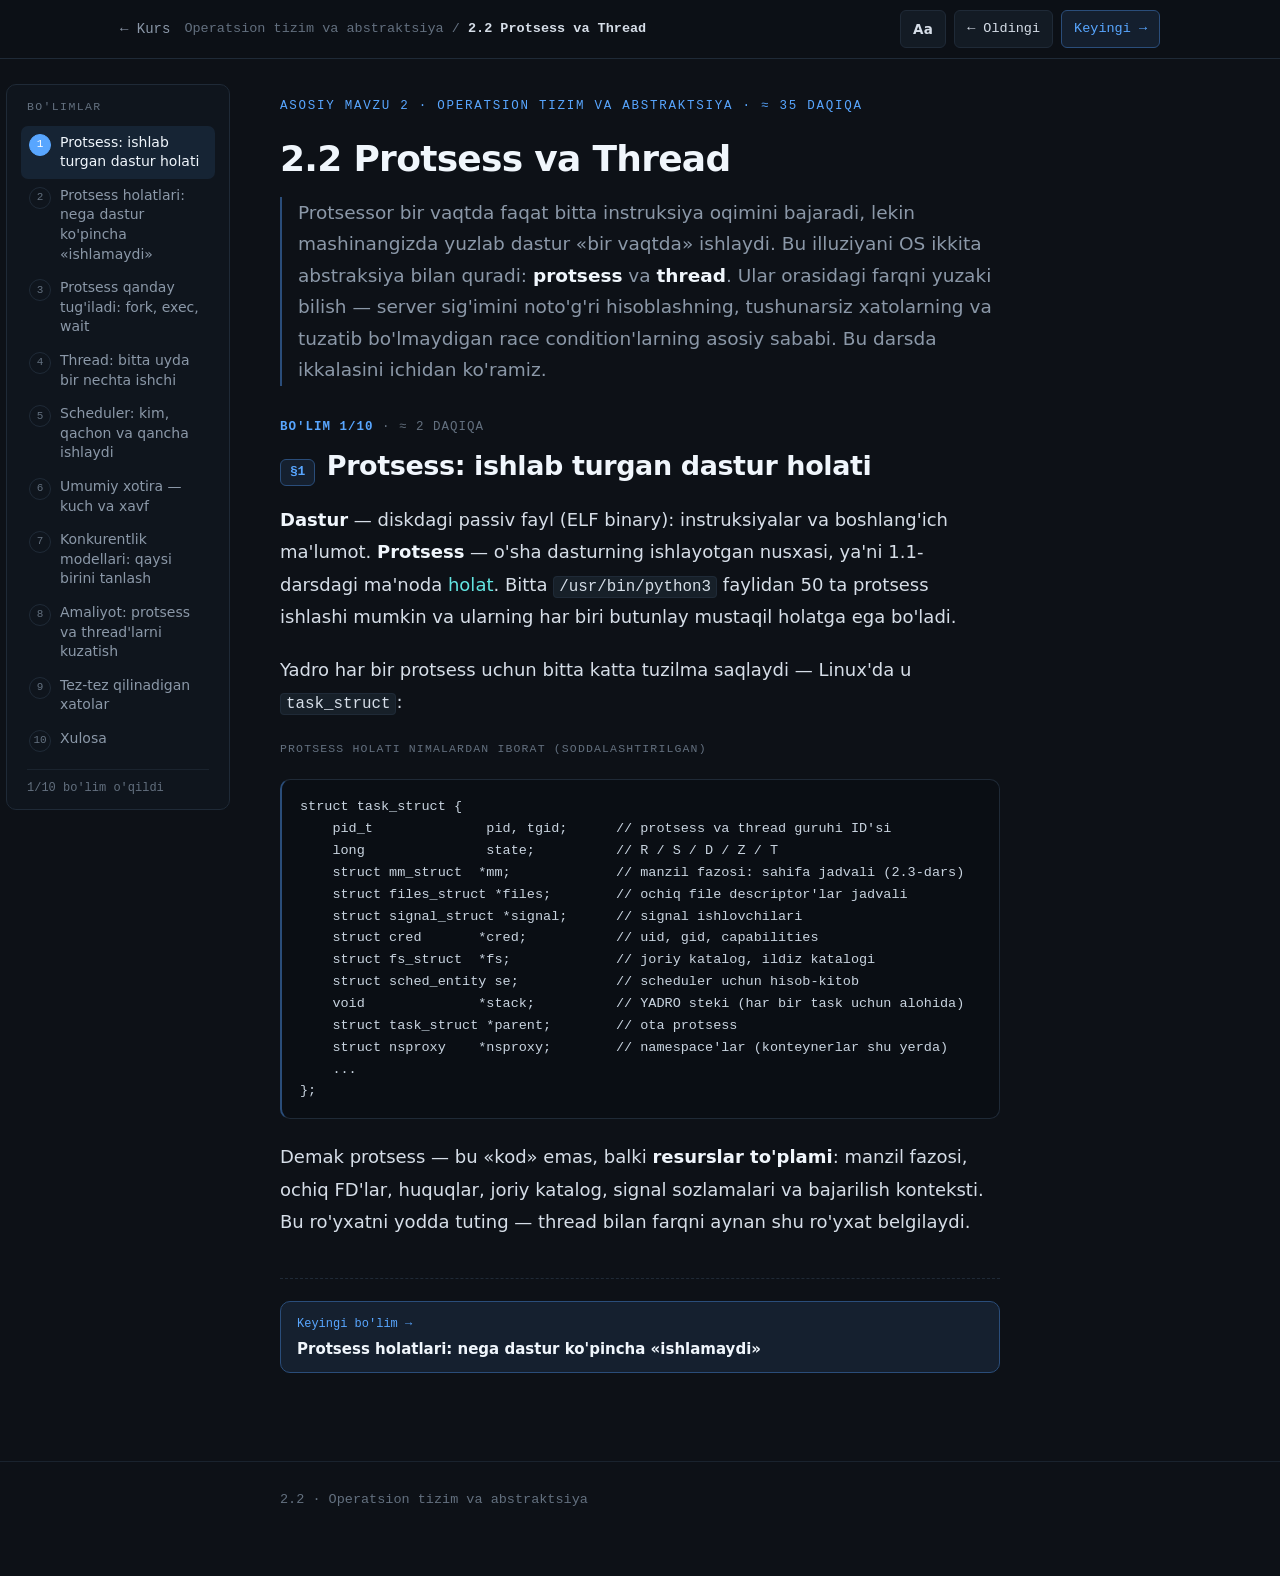
<file: kurs/2.2-protsess-va-thread.html>
<!DOCTYPE html>
<html lang="uz" data-dars="2.2">
<head>
<meta charset="utf-8">
<meta name="viewport" content="width=device-width, initial-scale=1">
<title>2.2 Protsess va Thread</title>
<meta name="description" content="task_struct, protsess holatlari, fork/exec/wait, zombie va orphan, thread va protsess farqi, scheduler va konkurentlik modellari.">
<link rel="stylesheet" href="assets/style.css">
<link rel="icon" href="data:image/svg+xml,<svg xmlns='http://www.w3.org/2000/svg' viewBox='0 0 32 32'><rect width='32' height='32' rx='6' fill='%230d1117'/><rect x='8' y='8' width='16' height='16' rx='3' fill='none' stroke='%2358a6ff' stroke-width='2'/><rect x='13' y='13' width='6' height='6' fill='%2358a6ff'/></svg>">
<link rel="manifest" href="manifest.webmanifest">
<meta name="theme-color" content="#0d1117">
<meta name="color-scheme" content="dark">
<link rel="apple-touch-icon" href="assets/apple-touch-icon.png">
<meta name="apple-mobile-web-app-capable" content="yes">
<meta name="apple-mobile-web-app-status-bar-style" content="black-translucent">
<meta name="apple-mobile-web-app-title" content="Tizim kursi">
<meta name="mobile-web-app-capable" content="yes">
</head>
<body>

<header class="topbar" data-topbar></header>

<main class="wrap">
<article class="lesson">

  <p class="eyebrow" data-eyebrow>Asosiy mavzu 2 · Operatsion tizim va abstraktsiya</p>
  <h1>2.2 Protsess va Thread</h1>

  <p class="lead">
    Protsessor bir vaqtda faqat bitta instruksiya oqimini bajaradi, lekin mashinangizda yuzlab
    dastur «bir vaqtda» ishlaydi. Bu illuziyani OS ikkita abstraksiya bilan quradi: <strong>protsess</strong>
    va <strong>thread</strong>. Ular orasidagi farqni yuzaki bilish — server sig'imini noto'g'ri
    hisoblashning, tushunarsiz xatolarning va tuzatib bo'lmaydigan race condition'larning asosiy sababi.
    Bu darsda ikkalasini ichidan ko'ramiz.
  </p>

  <nav class="toc" data-toc></nav>

  <h2 id="protsess-nima">Protsess: ishlab turgan dastur holati</h2>

  <p>
    <strong>Dastur</strong> — diskdagi passiv fayl (ELF binary): instruksiyalar va boshlang'ich ma'lumot.
    <strong>Protsess</strong> — o'sha dasturning ishlayotgan nusxasi, ya'ni 1.1-darsdagi ma'noda
    <em>holat</em>. Bitta <code>/usr/bin/python3</code> faylidan 50 ta protsess ishlashi mumkin va
    ularning har biri butunlay mustaqil holatga ega bo'ladi.
  </p>

  <p>Yadro har bir protsess uchun bitta katta tuzilma saqlaydi — Linux'da u <code>task_struct</code>:</p>

<p class="code-label">Protsess holati nimalardan iborat (soddalashtirilgan)</p>
<pre><code>struct task_struct {
    pid_t              pid, tgid;      // protsess va thread guruhi ID'si
    long               state;          // R / S / D / Z / T
    struct mm_struct  *mm;             // manzil fazosi: sahifa jadvali (2.3-dars)
    struct files_struct *files;        // ochiq file descriptor'lar jadvali
    struct signal_struct *signal;      // signal ishlovchilari
    struct cred       *cred;           // uid, gid, capabilities
    struct fs_struct  *fs;             // joriy katalog, ildiz katalogi
    struct sched_entity se;            // scheduler uchun hisob-kitob
    void              *stack;          // YADRO steki (har bir task uchun alohida)
    struct task_struct *parent;        // ota protsess
    struct nsproxy    *nsproxy;        // namespace'lar (konteynerlar shu yerda)
    ...
};</code></pre>

  <p>
    Demak protsess — bu «kod» emas, balki <strong>resurslar to'plami</strong>:
    manzil fazosi, ochiq FD'lar, huquqlar, joriy katalog, signal sozlamalari va bajarilish konteksti.
    Bu ro'yxatni yodda tuting — thread bilan farqni aynan shu ro'yxat belgilaydi.
  </p>

  <h2 id="holatlar">Protsess holatlari: nega dastur ko'pincha «ishlamaydi»</h2>

  <p>
    Protsess doim ishlayotgan emas. Aslida tipik serverdagi protsesslarning katta qismi
    <em>uxlab yotadi</em> — 1.1-darsdagi «CPU vaqtning 10% idan kamini ishlaydi» xulosasi
    aynan shu holatlar orqali ro'yobga chiqadi.
  </p>

  <figure class="figure">
    <svg viewBox="0 0 700 330" width="100%" role="img" aria-label="Protsess holatlari diagrammasi">
      <rect class="svg-box" x="16" y="132" width="100" height="46" rx="6"/>
      <text class="svg-label svg-label--strong" x="34" y="152">YANGI</text>
      <text class="svg-label" x="34" y="168">fork()</text>

      <rect class="svg-box svg-box--accent" x="160" y="132" width="140" height="46" rx="6"/>
      <text class="svg-label svg-label--strong" x="176" y="152">TAYYOR (R)</text>
      <text class="svg-label" x="176" y="168">navbatda kutadi</text>

      <rect class="svg-box svg-box--accent" x="390" y="132" width="150" height="46" rx="6"/>
      <text class="svg-label svg-label--strong" x="404" y="152">BAJARILMOQDA</text>
      <text class="svg-label" x="404" y="168">yadroda (R)</text>

      <rect class="svg-box" x="596" y="132" width="90" height="46" rx="6"/>
      <text class="svg-label svg-label--strong" x="610" y="152">TUGADI</text>
      <text class="svg-label" x="610" y="168">Z — zombie</text>

      <rect class="svg-box" x="390" y="246" width="150" height="62" rx="6"/>
      <text class="svg-label svg-label--strong" x="404" y="266">KUTMOQDA</text>
      <text class="svg-label" x="404" y="284">S — uzilishi mumkin</text>
      <text class="svg-label" x="404" y="300">D — uzilmaydigan I/O</text>

      <path class="svg-arrow" d="M116 155 H 156" marker-end="url(#a22)"/>

      <path class="svg-arrow" d="M300 146 H 386" marker-end="url(#a22)"/>
      <text class="svg-label svg-label--accent" x="306" y="126">scheduler tanladi</text>
      <path class="svg-arrow" d="M386 166 H 304" marker-end="url(#a22)"/>
      <text class="svg-label" x="308" y="184">vaqt tugadi (preemption)</text>

      <path class="svg-arrow" d="M540 155 H 592" marker-end="url(#a22)"/>
      <text class="svg-label" x="546" y="147">exit()</text>

      <path class="svg-arrow" d="M440 178 V 242" marker-end="url(#a22)"/>
      <path class="svg-arrow" d="M500 242 V 182" marker-end="url(#a22)"/>
      <text class="svg-label" x="556" y="262">↓ bloklovchi syscall:</text>
      <text class="svg-label" x="556" y="278">read(), qulf, sleep</text>
      <text class="svg-label" x="556" y="298">↑ I/O tugadi:</text>
      <text class="svg-label" x="556" y="314">task uyg'onadi</text>

      <path class="svg-arrow" d="M386 277 H 330 V 184" marker-end="url(#a22)"/>
      <text class="svg-label" x="176" y="300">uyg'ongach yana navbatga</text>

      <text class="svg-label svg-label--accent" x="16" y="40">Zombie (Z): protsess o'ldi, lekin ota-protsess wait() chaqirmagani uchun</text>
      <text class="svg-label svg-label--accent" x="16" y="58">jadvaldagi yozuvi saqlanib turibdi</text>
      <text class="svg-label" x="16" y="86">D holatidagi protsessni kill -9 ham to'xtata olmaydi —</text>
      <text class="svg-label" x="16" y="102">u disk yoki tarmoq fayl tizimining javobini kutyapti</text>

      <defs>
        <marker id="a22" markerWidth="7" markerHeight="7" refX="6" refY="3.5" orient="auto">
          <path d="M0,0 L7,3.5 L0,7 z" fill="#2a4d7a"/>
        </marker>
      </defs>
    </svg>
    <figcaption>6-sxema. Protsess holatlari. <code>ps</code> ustunidagi bir harfli kodlar aynan shular.</figcaption>
  </figure>

  <div class="table-wrap">
  <table>
    <thead><tr><th>Kod</th><th>Ma'nosi</th><th>Nimani bildiradi</th></tr></thead>
    <tbody>
      <tr><td class="num">R</td><td>running / runnable</td><td>ishlayapti yoki navbatda. R'lar soni yadrolardan ko'p bo'lsa — CPU to'yingan (1.2-dars)</td></tr>
      <tr><td class="num">S</td><td>interruptible sleep</td><td>normal holat: tarmoq, taymer yoki qulfni kutyapti. Signal bilan uyg'otiladi</td></tr>
      <tr><td class="num">D</td><td>uninterruptible sleep</td><td><strong>ogohlantiruvchi belgi</strong>: odatda disk/NFS kutilyapti. <code>kill -9</code> ham ishlamaydi</td></tr>
      <tr><td class="num">Z</td><td>zombie</td><td>tugagan, lekin ota <code>wait()</code> qilmagan. Faqat jadvaldagi yozuv qolgan</td></tr>
      <tr><td class="num">T</td><td>stopped</td><td>SIGSTOP yoki debugger to'xtatgan</td></tr>
    </tbody>
  </table>
  </div>

  <div class="note note--warn">
    <span class="note__title">D holati — alohida e'tibor</span>
    <p>
      Ko'p <code>D</code> holatidagi protsess = disk yoki tarmoq fayl tizimi javob bermayapti.
      Bu paytda yuklama o'rtachasi (<code>load average</code>) keskin oshadi, lekin CPU bo'sh turadi —
      chunki Linux'da load average <em>faqat</em> R emas, <strong>D holatidagi protsesslarni ham</strong>
      hisoblaydi. «Load 40, CPU 5%» degan holat aynan shundan kelib chiqadi va uni CPU muammosi deb
      tushunish klassik xato.
    </p>
  </div>

  <h2 id="fork-exec">Protsess qanday tug'iladi: fork, exec, wait</h2>

  <p>
    Unix'da yangi protsess «yaratilmaydi» — u <strong>nusxalanadi</strong>. Bu g'alati ko'rinadi,
    lekin juda kuchli: <code>fork()</code> joriy protsessning deyarli to'liq nusxasini yaratadi,
    <code>exec()</code> esa o'sha nusxaning ichini yangi dastur bilan almashtiradi.
  </p>

<p class="code-label">Klassik fork + exec + wait namunasi (shell aynan shunday ishlaydi)</p>
<pre><code>#include &lt;unistd.h&gt;
#include &lt;sys/wait.h&gt;

pid_t pid = fork();          // shu yerdan keyin IKKI protsess davom etadi

if (pid &lt; 0) {
    perror("fork");          // xato: xotira yoki protsess limiti
} else if (pid == 0) {
    /* FARZAND: fork() 0 qaytardi */
    execvp("/usr/bin/grep", (char *[]){"grep", "error", "log.txt", NULL});
    /* exec muvaffaqiyatli bo'lsa, bu qatorga umuman yetib kelinmaydi:
       protsessning butun kod va ma'lumot qismi almashtirildi */
    _exit(127);              // faqat exec xato bo'lsa bajariladi
} else {
    /* OTA: fork() farzandning PID'ini qaytardi */
    int status;
    waitpid(pid, &amp;status, 0);        // farzand tugashini kutamiz
    if (WIFEXITED(status))
        printf("farzand %d kodi bilan tugadi\n", WEXITSTATUS(status));
}</code></pre>

  <p>Bu uch chaqiruv butun Unix protsess modelini tashkil qiladi:</p>

  <ul>
    <li><strong><code>fork()</code></strong> — manzil fazosi, FD jadvali va huquqlar nusxalanadi.
        Farzand <code>0</code> oladi, ota — farzand PID'ini.</li>
    <li><strong><code>exec()</code></strong> — joriy protsess ichidagi dasturni almashtiradi.
        PID <em>o'zgarmaydi</em>, ochiq FD'lar esa (odatda) saqlanadi — quvurlar shuning uchun ishlaydi.</li>
    <li><strong><code>wait()</code></strong> — farzand tugaganini kutadi va uning chiqish kodini oladi.
        Shu chaqiruvdan keyingina yadro farzand yozuvini butunlay o'chiradi.</li>
  </ul>

  <h3>Butun xotirani nusxalash sekin emasmi?</h3>
  <p>
    Yo'q — chunki hech narsa nusxalanmaydi. <code>fork()</code> <span class="term">copy-on-write</span>
    (COW) ishlatadi: ota va farzand <em>bir xil fizik sahifalarga</em> ishora qiladi, sahifalar esa
    «faqat o'qish» deb belgilanadi. Kimdir yozmoqchi bo'lgandagina o'sha bitta sahifa nusxalanadi.
    Shuning uchun 4 GB xotira ishlatadigan protsessni <code>fork()</code> qilish millisekundlar oladi
    (mexanizmni 2.3-darsda ochamiz).
  </p>

  <h3>Zombie va orphan: ikkita klassik holat</h3>

  <div class="table-wrap">
  <table>
    <thead><tr><th></th><th>Zombie</th><th>Orphan (yetim)</th></tr></thead>
    <tbody>
      <tr><td>Nima bo'ldi</td><td>farzand o'ldi, ota <code>wait()</code> qilmadi</td><td>ota o'ldi, farzand ishlayapti</td></tr>
      <tr><td>Oqibati</td><td>protsess jadvalida yozuv qoladi; ko'payib ketsa PID tugaydi</td><td>farzandni PID 1 «asrab oladi» va u <code>wait()</code> qiladi</td></tr>
      <tr><td>Xavfi</td><td>sekin-asta protsess limitini yeydi</td><td>odatda xavfsiz, lekin nazoratsiz ish qoladi</td></tr>
      <tr><td>Yechimi</td><td>har bir farzandga <code>wait()</code>, yoki <code>SIGCHLD</code> ishlovchisi</td><td>init/systemd hal qiladi</td></tr>
    </tbody>
  </table>
  </div>

  <div class="note note--danger">
    <span class="note__title">Docker'dagi PID 1 muammosi</span>
    <p>
      Konteynerda sizning ilovangiz ko'pincha PID 1 bo'lib ishga tushadi. Lekin PID 1 ning ikkita
      maxsus vazifasi bor: yetim protsesslarni asrab olish va ularga <code>wait()</code> qilish,
      hamda signallarni to'g'ri tarqatish. Oddiy ilova buni qilmaydi — natijada konteyner ichida
      <strong>zombie'lar to'planadi</strong> va <code>docker stop</code> paytida <code>SIGTERM</code>
      ilovaga yetib bormaydi (konteyner 10 soniyadan keyin majburan o'ldiriladi).
      Yechim: <code>docker run --init</code> yoki <code>tini</code> kabi kichik init ishlatish.
    </p>
  </div>

  <h2 id="thread">Thread: bitta uyda bir nechta ishchi</h2>

  <p>
    Protsess qimmat: alohida manzil fazosi, alohida FD jadvali. Ammo ko'pincha bizga
    <em>bir xil ma'lumot ustida ishlaydigan</em> bir nechta bajarilish oqimi kerak bo'ladi.
    Shu yerda <strong>thread</strong> paydo bo'ladi: u protsess bilan deyarli hamma narsani bo'lishadi,
    faqat bajarilish uchun zarur minimumga alohida egalik qiladi.
  </p>

  <figure class="figure">
    <svg viewBox="0 0 700 280" width="100%" role="img" aria-label="Protsess ichidagi thread'lar va umumiy xotira">
      <rect class="svg-box svg-box--accent" x="20" y="20" width="660" height="244" rx="10"/>
      <text class="svg-label svg-label--accent" x="36" y="42">PROTSESS (PID 4210) — bitta manzil fazosi</text>

      <rect class="svg-box" x="40" y="60" width="180" height="150" rx="6"/>
      <text class="svg-label svg-label--strong" x="54" y="82">UMUMIY (bo'lishiladi)</text>
      <text class="svg-label" x="54" y="104">▸ kod (text segmenti)</text>
      <text class="svg-label" x="54" y="122">▸ heap — malloc/new</text>
      <text class="svg-label" x="54" y="140">▸ global o'zgaruvchilar</text>
      <text class="svg-label" x="54" y="158">▸ ochiq FD'lar</text>
      <text class="svg-label" x="54" y="176">▸ joriy katalog, uid</text>
      <text class="svg-label" x="54" y="194">▸ sahifa jadvali</text>

      <rect class="svg-box" x="240" y="60" width="140" height="150" rx="6"/>
      <text class="svg-label svg-label--strong" x="254" y="82">Thread 1 · 4210</text>
      <text class="svg-label" x="254" y="106">o'z steki (8 MB)</text>
      <text class="svg-label" x="254" y="128">registrlar, PC</text>
      <text class="svg-label" x="254" y="150">TLS o'zgaruvchilar</text>
      <text class="svg-label" x="254" y="172">prioritet, holat</text>
      <text class="svg-label svg-label--accent" x="254" y="198">main()</text>

      <rect class="svg-box" x="392" y="60" width="140" height="150" rx="6"/>
      <text class="svg-label svg-label--strong" x="406" y="82">Thread 2 · 4213</text>
      <text class="svg-label" x="406" y="106">o'z steki</text>
      <text class="svg-label" x="406" y="128">registrlar, PC</text>
      <text class="svg-label" x="406" y="150">TLS</text>
      <text class="svg-label svg-label--accent" x="406" y="198">worker()</text>

      <rect class="svg-box" x="544" y="60" width="140" height="150" rx="6"/>
      <text class="svg-label svg-label--strong" x="558" y="82">Thread 3 · 4214</text>
      <text class="svg-label" x="558" y="106">o'z steki</text>
      <text class="svg-label" x="558" y="128">registrlar, PC</text>
      <text class="svg-label" x="558" y="150">TLS</text>
      <text class="svg-label svg-label--accent" x="558" y="198">worker()</text>

      <path class="svg-arrow" d="M130 210 V 232 H 614"/>
      <path class="svg-arrow" d="M310 232 V 214" marker-end="url(#a22b)"/>
      <path class="svg-arrow" d="M462 232 V 214" marker-end="url(#a22b)"/>
      <path class="svg-arrow" d="M614 232 V 214" marker-end="url(#a22b)"/>

      <text class="svg-label svg-label--accent" x="40" y="256">Bittasi umumiy holatni o'zgartirsa — hammasi darhol ko'radi: bu ham kuch, ham xavf</text>

      <defs>
        <marker id="a22b" markerWidth="7" markerHeight="7" refX="6" refY="3.5" orient="auto">
          <path d="M0,0 L7,3.5 L0,7 z" fill="#2a4d7a"/>
        </marker>
      </defs>
    </svg>
    <figcaption>7-sxema. Thread'lar heap va FD'larni bo'lishadi, lekin har birining o'z steki bor.
    Bu — kuch va xavfning bitta manbai.</figcaption>
  </figure>

  <div class="table-wrap">
  <table>
    <thead><tr><th></th><th>Protsess</th><th>Thread</th></tr></thead>
    <tbody>
      <tr><td>Manzil fazosi</td><td>alohida</td><td>umumiy</td></tr>
      <tr><td>Yaratish narxi</td><td>~50–500 µs (COW bilan)</td><td>~10–30 µs</td></tr>
      <tr><td>Kontekst almashinuvi</td><td>qimmatroq (sahifa jadvali + TLB)</td><td>arzonroq (TLB saqlanadi)</td></tr>
      <tr><td>Ma'lumot almashish</td><td>IPC: quvur, soket, shared memory</td><td>oddiy ko'rsatkich — tekin</td></tr>
      <tr><td>Xato oqibati</td><td>faqat o'zi o'ladi</td><td><strong>butun protsess o'ladi</strong></td></tr>
      <tr><td>Xotira sarfi</td><td>alohida sahifalar</td><td>asosan stek (Linux'da odatda 8 MB virtual)</td></tr>
      <tr><td>Sinxronizatsiya</td><td>kamdan-kam kerak</td><td>deyarli har doim kerak</td></tr>
    </tbody>
  </table>
  </div>

  <h3>Linux'da thread degan alohida narsa yo'q</h3>

  <p>
    Bu muhim tafsilot: Linux yadrosi uchun thread ham, protsess ham bir xil —
    <code>task_struct</code>. Farq faqat <strong>nima bo'lishilgani</strong>da.
    Ikkalasi ham <code>clone()</code> chaqiruvi bilan yaratiladi, faqat bayroqlar boshqacha:
  </p>

<p class="code-label">fork() va pthread_create() — bitta syscall, boshqa bayroqlar</p>
<pre><code>// fork() aslida shunga yaqin:
clone(SIGCHLD, ...);                  // hech narsa bo'lishilmaydi → yangi protsess

// pthread_create() aslida shunga yaqin:
clone(CLONE_VM       |   // manzil fazosi UMUMIY
      CLONE_FS       |   // joriy katalog umumiy
      CLONE_FILES    |   // FD jadvali umumiy
      CLONE_SIGHAND  |   // signal ishlovchilari umumiy
      CLONE_THREAD,  ...);  // bitta thread guruhiga tegishli

// Natijada:
//   ps       → bitta protsess ko'rsatadi (tgid bo'yicha guruhlanadi)
//   ps -eLf  → barcha thread'larni alohida ko'rsatadi (TID bo'yicha)
//   /proc/PID/task/  → har bir thread uchun alohida katalog</code></pre>

  <p>
    Shuning uchun Linux'da «thread arzon» degani — «u kamroq narsa nusxalaydi» degani.
    Konteyner ham shu mexanizmning davomi: <code>CLONE_NEWPID</code>, <code>CLONE_NEWNET</code>
    kabi bayroqlar bilan <em>ko'proq</em> narsa ajratiladi.
  </p>

  <h2 id="scheduler">Scheduler: kim, qachon va qancha ishlaydi</h2>

  <p>
    Tayyor (R) holatdagi task'lar yadrolardan ko'p bo'lganda kimdir tanlashi kerak. Buni
    <strong>scheduler</strong> qiladi va uning ikkita maqsadi bir-biriga zid: <em>adolat</em>
    (hamma ish oladi) va <em>samaradorlik</em> (kamroq almashinuv, ko'proq foydali ish).
  </p>

  <h3>Preemptiv ko'p vazifalilik</h3>
  <p>
    Zamonaviy OS <strong>majburiy</strong> almashtiradi: taymer uzilishi (odatda har 1–4 ms)
    yadroga boshqaruvni beradi va scheduler qaror qiladi — shu task davom etsinmi yoki boshqasi.
    Shuning uchun cheksiz sikl yozgan dastur mashinani qotirib qo'ymaydi.
  </p>

  <h3>Task qachon protsessorni tark etadi</h3>
  <ul>
    <li><strong>Ixtiyoriy:</strong> bloklovchi syscall chaqirdi (<code>read</code>, <code>sleep</code>, qulf kutish) — S holatiga o'tadi.</li>
    <li><strong>Majburiy:</strong> vaqt ulushi tugadi (preemption) yoki yuqori prioritetli task uyg'ondi.</li>
    <li><strong>Tugadi:</strong> <code>exit()</code>.</li>
  </ul>

  <h3>Adolat qanday o'lchanadi</h3>
  <p>
    Linux uzoq vaqt <span class="term">CFS</span> (Completely Fair Scheduler) ishlatdi, 6.6 versiyadan
    <span class="term">EEVDF</span> ga o'tildi. Ikkalasining g'oyasi bir xil: har bir task qancha
    protsessor vaqti «olishi kerak» edi va qanchasini haqiqatan oldi — shu qarzdorlik hisoblanadi
    va eng «kam olgan» task tanlanadi. <code>nice</code> qiymati shu hisobga og'irlik beradi:
  </p>

<pre><code>$ nice -n 10 ./hisobot.sh     # past prioritet: boshqalarga xalaqit bermasin
$ renice -n -5 -p 4210        # yuqori prioritet (root kerak)

# CPU'ni qat'iy cheklash (konteynerlarda shu ishlatiladi):
$ systemd-run --scope -p CPUQuota=50% ./worker    # cgroups orqali

# Qaysi yadroda ishlashini bog'lash (cache lokalligi uchun — 1.1-dars)
$ taskset -c 2,3 ./low_latency_app</code></pre>

  <h3>CPU-bound va I/O-bound: ikki xil fuqaro</h3>
  <p>
    Scheduler uchun ikkita tur muhim. <strong>I/O-bound</strong> task ozgina ishlaydi va darhol
    uxlaydi (veb-server, DB mijozi) — u tez-tez uyg'onadi va unga tez javob berish kerak.
    <strong>CPU-bound</strong> task uzoq ishlaydi (video kodlash, hisoblash) — unga uzunroq ulush
    berish samaraliroq, chunki har bir almashinuv cache'ni buzadi. Shuning uchun ularni
    <em>bitta mashinada aralashtirmaslik</em> — 1.3-darsdagi «rollarni ajratish» qoidasining sababi.
  </p>

  <div class="note">
    <span class="note__title">Kontekst almashinuvining haqiqiy narxi</span>
    <p>
      To'g'ridan-to'g'ri narxi ~1–5 µs. Lekin asosiy zarar ko'rinmas: yangi task cache va TLB'ni
      o'zinikiga almashtiradi, eski task qaytganda ularni qaytadan isitishi kerak. Shuning uchun
      10 000 ta thread yaratish ishni tezlashtirmaydi — mashina foydali ish o'rniga almashtirish bilan
      band bo'ladi. <code>vmstat 1</code> dagi <code>cs</code> ustuni shu almashinuvlar sonini ko'rsatadi.
    </p>
  </div>

  <h2 id="konkurentlik">Umumiy xotira — kuch va xavf</h2>

  <p>
    Thread'lar heap'ni bo'lishgani uchun ma'lumot almashish tekin. Xuddi shu sabab bilan
    ular bir-birining ma'lumotini buzishi ham tekin. Klassik misol:
  </p>

<p class="code-label">Bir qatorlik kod — uchta amal</p>
<pre><code>counter++;      // yuqori darajada bitta amal ko'rinadi, aslida uchta:
                //   1) LOAD  counter -&gt; registr
                //   2) ADD   registr, 1
                //   3) STORE registr -&gt; counter

// Ikki thread aralashib ketsa:
// T1: LOAD (5)              T2: LOAD (5)
// T1: ADD  -&gt; 6             T2: ADD  -&gt; 6
// T1: STORE 6               T2: STORE 6      → natija 6, 7 bo'lishi kerak edi

// Yechim 1: qulf
pthread_mutex_lock(&amp;m);  counter++;  pthread_mutex_unlock(&amp;m);

// Yechim 2: atomik amal (qulfsiz, tezroq)
__atomic_fetch_add(&amp;counter, 1, __ATOMIC_RELAXED);</code></pre>

  <p>
    Bu xatoning yomon tomoni — u <strong>doim ko'rinmaydi</strong>. Sinovda 1000 martadan 999 tasi to'g'ri
    ishlaydi, ishlab chiqarishda esa yuklama ostida buziladi. Shuning uchun konkurent kodni
    «sinab ko'rib ishonch hosil qilish» ishlamaydi — uni <em>to'g'ri loyihalash</em> kerak.
  </p>

  <h3>Qulflar bilan bog'liq uchta muammo</h3>
  <ul>
    <li><strong>Deadlock:</strong> T1 A qulfini ushlab B ni kutadi, T2 esa B ni ushlab A ni kutadi.
        Oldini olish: qulflarni har doim <em>bir xil tartibda</em> olish.</li>
    <li><strong>Raqobat (contention):</strong> hamma bitta qulfni kutsa, 32 yadroli mashina bitta
        yadroga aylanadi — bu 1.2-darsdagi <code>ρ → 1</code> holatining o'zi.</li>
    <li><strong>Ushlab uxlash:</strong> qulf ichida <code>read()</code> yoki tarmoq chaqiruvi qilish.
        Qulfni ushlab turgan task uxlasa, uni kutayotganlarning hammasi to'xtaydi.</li>
  </ul>

  <div class="note note--warn">
    <span class="note__title">Amaliy qoida</span>
    <p>
      Qulf ichidagi kod imkon qadar <strong>qisqa va bloklanmaydigan</strong> bo'lsin.
      Eng yaxshi qulf — umuman kerak bo'lmagani: ma'lumotni thread'lar orasida bo'lishish o'rniga,
      har biriga o'z nusxasini bering yoki xabar orqali uzating (Go kanallari, Erlang aktyorlari shu g'oyada).
    </p>
  </div>

  <h2 id="modellar">Konkurentlik modellari: qaysi birini tanlash</h2>

  <p>
    1.2-darsdagi Little qonunini eslang: <code>L = λ × W</code>. Bir vaqtda 2000 ta so'rovni
    xizmat qilish kerak bo'lsa, «bir vaqtda» ni nima bilan ta'minlash masalasi turadi.
    Uchta asosiy javob bor:
  </p>

  <div class="table-wrap">
  <table>
    <thead><tr><th>Model</th><th>Qanday ishlaydi</th><th>Kuchli tomoni</th><th>Cheklovi</th><th>Misol</th></tr></thead>
    <tbody>
      <tr>
        <td><strong>Protsess-per-so'rov</strong></td>
        <td>har bir so'rovga alohida protsess</td>
        <td>to'liq izolyatsiya, xato tarqalmaydi</td>
        <td>eng qimmat; minglab so'rov uchun yaramaydi</td>
        <td>eski CGI, PostgreSQL ulanishlari</td>
      </tr>
      <tr>
        <td><strong>Thread-per-so'rov</strong></td>
        <td>har bir so'rovga thread; bloklovchi I/O</td>
        <td>kod oddiy va ketma-ket o'qiladi</td>
        <td>har bir thread stek va almashinuv talab qiladi; ~10k dan keyin qiyin</td>
        <td>klassik Java/Tomcat, Gunicorn</td>
      </tr>
      <tr>
        <td><strong>Event loop</strong></td>
        <td>bitta thread <code>epoll</code> bilan minglab soketni kuzatadi</td>
        <td>juda arzon: xotira ham, almashinuv ham kam</td>
        <td>bitta bloklovchi amal butun loop'ni to'xtatadi</td>
        <td>nginx, Node.js, Redis</td>
      </tr>
      <tr>
        <td><strong>Yengil oqimlar (M:N)</strong></td>
        <td>runtime ko'plab «goroutine» ni bir nechta OS thread'iga joylaydi</td>
        <td>oddiy ketma-ket kod + event loop tejamkorligi</td>
        <td>runtime murakkab; FFI va bloklovchi kod ehtiyot talab qiladi</td>
        <td>Go, Erlang, Java virtual threads</td>
      </tr>
    </tbody>
  </table>
  </div>

  <p>
    Diqqat: bu modellar bir-biridan «yaxshiroq» emas. Ular <strong>bir xil chegara bilan turlicha
    kurashadi</strong> — thread'ning narxi va bloklanishning narxi bilan. Qaysi birini tanlashingiz
    ishingiz CPU-bound yoki I/O-bound ekaniga bog'liq.
  </p>

<p class="code-label">Thread pool hajmini hisoblash (1.2-darsdagi Little qonuni)</p>
<pre><code>CPU-bound ish:   thread ≈ yadrolar soni        (ko'proq qilish faqat almashinuv qo'shadi)

I/O-bound ish:   thread ≈ λ × W
                 λ = 2000 RPS, W = 50 ms  →  100 thread + zaxira ≈ 130

Aralash ish:     thread ≈ yadro × (1 + kutish_vaqti / ish_vaqti)
                 8 yadro, 40 ms kutish, 10 ms ish  →  8 × 5 = 40 thread

# Va eng muhimi — pastdagi chegarani unutmang:
# 40 thread × 8 instance = 320 DB ulanishi. Postgres max_connections = 200 → avariya.</code></pre>

  <h2 id="amaliyot-22">Amaliyot: protsess va thread'larni kuzatish</h2>

<pre><code># Thread'lar bilan ko'rish
$ ps -eLf | awk '$6 &gt; 1'        # NLWP ustuni — thread soni
$ top -H -p 4210                # thread darajasida CPU
$ ls /proc/4210/task/ | wc -l   # protsessdagi thread soni

# Protsess nima kutyapti (D holatida qotgan bo'lsa)
$ cat /proc/4210/stack          # yadro steki (root kerak)
$ cat /proc/4210/wchan          # qaysi yadro funksiyasida uxlayapti
$ cat /proc/4210/status | grep -E 'State|Threads|voluntary'
# voluntary_ctxt_switches   — o'zi uxlagan (I/O kutgan)
# nonvoluntary_ctxt_switches — majburan to'xtatilgan (CPU yetishmayapti!)

# Tizim bo'ylab almashinuvlar va navbat
$ vmstat 1
 r  b   swpd  free  ...  cs  us sy id wa
 9  0      0  2.1G      12043  70 12 15  3
# r = tayyor task'lar (yadrodan ko'p bo'lsa — CPU to'yingan)
# b = D holatidagilar (disk kutilyapti)
# cs = sekundiga kontekst almashinuvi

# Protsess daraxti — kim kimni tug'dirgan
$ pstree -p 1 | head</code></pre>

  <div class="note note--ok">
    <span class="note__title">Bitta ko'rsatkich — bitta xulosa</span>
    <p>
      <code>nonvoluntary_ctxt_switches</code> tez o'sayotgan bo'lsa, protsessingiz CPU uchun
      kurashyapti — thread'lar sonini kamaytirish yoki yadro qo'shish kerak. Aksincha,
      <code>voluntary</code> ko'p bo'lsa — protsess ko'p kutyapti, ya'ni muammo CPU'da emas,
      I/O yoki qulfda.
    </p>
  </div>

  <h2 id="xatolar-22">Tez-tez qilinadigan xatolar</h2>

  <ul class="mistakes">
    <li>
      <b>Thread sonini «ko'proq — yaxshiroq» deb oshirish</b>
      Har bir ortiqcha thread stek, almashinuv va cache ifloslanishi qo'shadi.
      <span class="fix">Little qonuni bilan hisoblang, keyin o'lchab tasdiqlang; pool'ni chegaralang.</span>
    </li>
    <li>
      <b>Load average'ni CPU yuklamasi deb tushunish</b>
      Linux'da u D holatidagi (disk kutayotgan) protsesslarni ham sanaydi.
      <span class="fix">Load bilan birga <code>vmstat</code> dagi <code>r</code>, <code>b</code> va <code>wa</code> ustunlariga qarang.</span>
    </li>
    <li>
      <b>Farzand protsesslarga <code>wait()</code> qilmaslik</b>
      Zombie'lar to'planadi, konteynerlarda esa <code>SIGTERM</code> ham noto'g'ri tarqaladi.
      <span class="fix"><code>SIGCHLD</code> ni ishlang yoki konteynerda <code>--init</code> / <code>tini</code> ishlating.</span>
    </li>
    <li>
      <b>Thread'li dasturda <code>fork()</code> qilish</b>
      Farzandda faqat bitta thread qoladi, lekin qulflar boshqa thread ushlab qolgan holatda nusxalanadi — natija deadlock.
      <span class="fix"><code>fork()</code> dan keyin darhol <code>exec()</code> qiling yoki <code>posix_spawn()</code> ishlating.</span>
    </li>
    <li>
      <b>Race condition'ni testlar bilan «tekshirish»</b>
      U yuklama ostida, boshqa mashinada, boshqa vaqtda paydo bo'ladi.
      <span class="fix">Umumiy holatni kamaytiring; <code>-fsanitize=thread</code>, <code>go test -race</code> kabi vositalarni ishlating.</span>
    </li>
    <li>
      <b>Qulf ichida bloklovchi chaqiruv qilish</b>
      Qulfni ushlab uxlagan thread butun navbatni to'xtatadi.
      <span class="fix">Qulf ostida faqat xotira bilan ishlang; I/O ni qulfdan tashqariga chiqaring.</span>
    </li>
    <li>
      <b>Event loop ichida og'ir hisoblash bajarish</b>
      Node.js yoki Redis'da bitta sekin amal <em>barcha</em> mijozlarni to'xtatadi.
      <span class="fix">Og'ir ishni worker thread yoki alohida protsessga bering (1.3-darsdagi worker roli).</span>
    </li>
  </ul>

  <div class="summary">
    <h2 id="xulosa-22">Xulosa</h2>
    <ul>
      <li>Protsess — resurslar to'plami (manzil fazosi, FD'lar, huquqlar); thread — shu to'plam ichidagi bajarilish oqimi.</li>
      <li>Protsess holatlari (R/S/D/Z/T) muammoni tashxislashning eng tez yo'li; <code>D</code> ko'p bo'lsa — disk, load yuqori-yu CPU bo'sh bo'lsa — shu sabab.</li>
      <li><code>fork()</code> + <code>exec()</code> + <code>wait()</code> — Unix protsess modelining uchta ustuni; COW tufayli fork arzon.</li>
      <li>Linux uchun thread ham task — farq faqat <code>clone()</code> bayroqlarida, ya'ni nima bo'lishilganida.</li>
      <li>Scheduler adolat bilan samaradorlikni muvozanatlaydi; har bir almashinuv cache'ni sovutadi, shuning uchun ortiqcha thread zararli.</li>
      <li>Umumiy xotira tekin aloqa beradi, lekin race condition va deadlock xavfini ham beradi — qulf qisqa va bloklanmaydigan bo'lsin.</li>
      <li>Konkurentlik modeli (thread-per-request, event loop, M:N) — bir xil chegara bilan kurashishning turli usullari; tanlov ish turiga bog'liq.</li>
    </ul>
  </div>

  <div class="done-bar" data-done-bar></div>
  <nav class="lesson-nav" data-lesson-nav></nav>

</article>
</main>

<footer class="site-footer">
  <div class="wrap"><span>2.2 · Operatsion tizim va abstraktsiya</span></div>
</footer>

<script src="assets/script.js"></script>
</body>
</html>
</file>
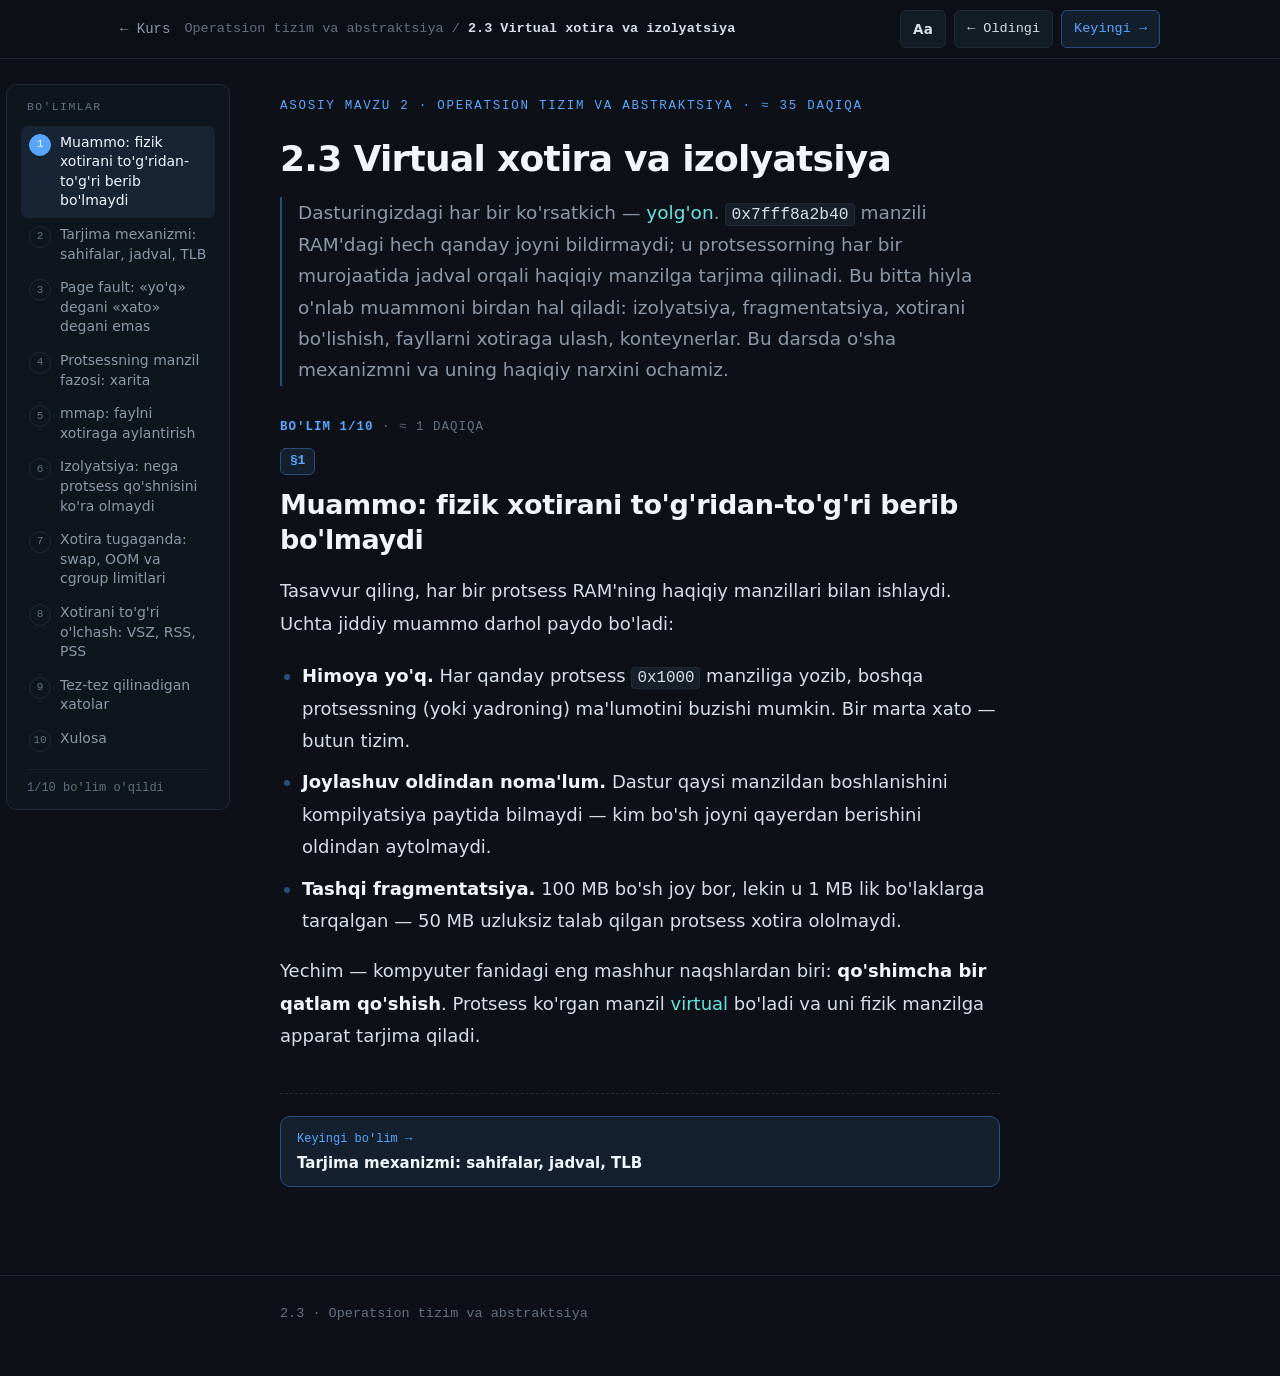
<file: kurs/2.3-virtual-xotira-va-izolyatsiya.html>
<!DOCTYPE html>
<html lang="uz" data-dars="2.3">
<head>
<meta charset="utf-8">
<meta name="viewport" content="width=device-width, initial-scale=1">
<title>2.3 Virtual xotira va izolyatsiya</title>
<meta name="description" content="Sahifa jadvali va TLB, page fault, demand paging, copy-on-write, address space xaritasi, mmap, swap, OOM killer, RSS va konteyner limitlari.">
<link rel="stylesheet" href="assets/style.css">
<link rel="icon" href="data:image/svg+xml,<svg xmlns='http://www.w3.org/2000/svg' viewBox='0 0 32 32'><rect width='32' height='32' rx='6' fill='%230d1117'/><rect x='8' y='8' width='16' height='16' rx='3' fill='none' stroke='%2358a6ff' stroke-width='2'/><rect x='13' y='13' width='6' height='6' fill='%2358a6ff'/></svg>">
<link rel="manifest" href="manifest.webmanifest">
<meta name="theme-color" content="#0d1117">
<meta name="color-scheme" content="dark">
<link rel="apple-touch-icon" href="assets/apple-touch-icon.png">
<meta name="apple-mobile-web-app-capable" content="yes">
<meta name="apple-mobile-web-app-status-bar-style" content="black-translucent">
<meta name="apple-mobile-web-app-title" content="Tizim kursi">
<meta name="mobile-web-app-capable" content="yes">
</head>
<body>

<header class="topbar" data-topbar></header>

<main class="wrap">
<article class="lesson">

  <p class="eyebrow" data-eyebrow>Asosiy mavzu 2 · Operatsion tizim va abstraktsiya</p>
  <h1>2.3 Virtual xotira va izolyatsiya</h1>

  <p class="lead">
    Dasturingizdagi har bir ko'rsatkich — <em>yolg'on</em>. <code>0x7fff8a2b40</code> manzili
    RAM'dagi hech qanday joyni bildirmaydi; u protsessorning har bir murojaatida jadval orqali
    haqiqiy manzilga tarjima qilinadi. Bu bitta hiyla o'nlab muammoni birdan hal qiladi:
    izolyatsiya, fragmentatsiya, xotirani bo'lishish, fayllarni xotiraga ulash, konteynerlar.
    Bu darsda o'sha mexanizmni va uning haqiqiy narxini ochamiz.
  </p>

  <nav class="toc" data-toc></nav>

  <h2 id="muammo">Muammo: fizik xotirani to'g'ridan-to'g'ri berib bo'lmaydi</h2>

  <p>
    Tasavvur qiling, har bir protsess RAM'ning haqiqiy manzillari bilan ishlaydi. Uchta jiddiy
    muammo darhol paydo bo'ladi:
  </p>

  <ul>
    <li><strong>Himoya yo'q.</strong> Har qanday protsess <code>0x1000</code> manziliga yozib,
        boshqa protsessning (yoki yadroning) ma'lumotini buzishi mumkin. Bir marta xato — butun tizim.</li>
    <li><strong>Joylashuv oldindan noma'lum.</strong> Dastur qaysi manzildan boshlanishini
        kompilyatsiya paytida bilmaydi — kim bo'sh joyni qayerdan berishini oldindan aytolmaydi.</li>
    <li><strong>Tashqi fragmentatsiya.</strong> 100 MB bo'sh joy bor, lekin u 1 MB lik
        bo'laklarga tarqalgan — 50 MB uzluksiz talab qilgan protsess xotira ololmaydi.</li>
  </ul>

  <p>
    Yechim — kompyuter fanidagi eng mashhur naqshlardan biri: <strong>qo'shimcha bir qatlam qo'shish</strong>.
    Protsess ko'rgan manzil <em>virtual</em> bo'ladi va uni fizik manzilga apparat tarjima qiladi.
  </p>

  <h2 id="sahifa-jadvali">Tarjima mexanizmi: sahifalar, jadval, TLB</h2>

  <p>
    Xotira <strong>sahifalar</strong>ga bo'linadi — odatda 4 KB. Virtual sahifa
    (<span class="term">page</span>) fizik ramkaga (<span class="term">frame</span>) moslanadi.
    Moslikni <strong>sahifa jadvali</strong> saqlaydi, tarjimani esa protsessor ichidagi
    <span class="term">MMU</span> bajaradi — har bir xotira murojaatida, apparat tezligida.
  </p>

  <figure class="figure">
    <svg viewBox="0 0 700 300" width="100%" role="img" aria-label="Virtual manzilning fizik manzilga tarjimasi">
      <rect class="svg-box svg-box--accent" x="20" y="30" width="200" height="70" rx="6"/>
      <text class="svg-label svg-label--accent" x="34" y="50">VIRTUAL MANZIL (64-bit)</text>
      <text class="svg-label svg-label--strong" x="34" y="72">sahifa raqami | siljish</text>
      <text class="svg-label" x="34" y="90">0x7f3a2b4 | 0x1c0</text>

      <path class="svg-arrow" d="M220 65 H 268" marker-end="url(#a23)"/>
      <text class="svg-label" x="222" y="56">MMU</text>

      <rect class="svg-box" x="272" y="20" width="150" height="120" rx="6"/>
      <text class="svg-label svg-label--strong" x="286" y="40">TLB (cache)</text>
      <text class="svg-label" x="286" y="62">~1 ns, 1500 yozuv</text>
      <text class="svg-label svg-label--accent" x="286" y="86">topildi (hit) →</text>
      <text class="svg-label" x="286" y="106">darhol fizik manzil</text>
      <text class="svg-label" x="286" y="128">topilmadi (miss) ↓</text>

      <rect class="svg-box" x="272" y="160" width="150" height="120" rx="6"/>
      <text class="svg-label svg-label--strong" x="286" y="180">SAHIFA JADVALI</text>
      <text class="svg-label" x="286" y="202">4 daraja, RAM'da</text>
      <text class="svg-label" x="286" y="224">~4 × 80 ns = 320 ns</text>
      <text class="svg-label" x="286" y="246">bayroqlar: R/W/X,</text>
      <text class="svg-label" x="286" y="266">present, user, dirty</text>

      <path class="svg-arrow" d="M347 140 V 156" marker-end="url(#a23)"/>
      <path class="svg-arrow" d="M422 80 H 470" marker-end="url(#a23)"/>
      <path class="svg-arrow" d="M422 220 H 450 V 96 H 470" marker-end="url(#a23)"/>

      <rect class="svg-box svg-box--accent" x="474" y="56" width="200" height="70" rx="6"/>
      <text class="svg-label svg-label--accent" x="488" y="76">FIZIK MANZIL</text>
      <text class="svg-label svg-label--strong" x="488" y="98">ramka | o'sha siljish</text>
      <text class="svg-label" x="488" y="116">0x1a40 | 0x1c0</text>

      <rect class="svg-box" x="474" y="176" width="200" height="88" rx="6"/>
      <text class="svg-label svg-label--strong" x="488" y="196">present = 0 bo'lsa:</text>
      <text class="svg-label" x="488" y="218">PAGE FAULT →</text>
      <text class="svg-label" x="488" y="238">yadro sahifani yaratadi</text>
      <text class="svg-label" x="488" y="256">yoki diskdan yuklaydi</text>

      <path class="svg-arrow" d="M422 250 H 470" marker-end="url(#a23)" stroke-dasharray="4 3"/>

      <defs>
        <marker id="a23" markerWidth="7" markerHeight="7" refX="6" refY="3.5" orient="auto">
          <path d="M0,0 L7,3.5 L0,7 z" fill="#2a4d7a"/>
        </marker>
      </defs>
    </svg>
    <figcaption>8-sxema. Har bir xotira murojaati shu yo'ldan o'tadi. TLB bo'lmasa,
    har bir o'qish uchun avval 4 marta jadvalga borish kerak bo'lardi.</figcaption>
  </figure>

  <h3>Nega jadval ko'p darajali</h3>
  <p>
    64-bitli tizimda manzil fazosi ulkan. Agar bitta tekis jadval tuzilsa, u har bir protsess uchun
    terabaytlab joy egallardi. Shuning uchun jadval <strong>daraxt</strong> shaklida: x86-64 da
    4 (yoki 5) daraja. Foydalanilmagan sohalar uchun daraxtning butun shoxlari <em>umuman mavjud
    bo'lmaydi</em> — xotira faqat haqiqatan ishlatilgan joylarga sarflanadi.
  </p>

  <h3>TLB — tarjimalar cache'i</h3>
  <p>
    Har bir murojaat uchun 4 marta RAM'ga borish halokatli bo'lardi (1.1-darsdagi 80 ns ni eslang).
    Shuning uchun protsessorda <span class="term">TLB</span> bor — oxirgi tarjimalar cache'i.
    TLB hit ~1 ns, miss esa yuzlab nanosekund. Bu quyidagi amaliy natijani beradi:
  </p>

  <div class="note">
    <span class="note__title">Xotira bo'ylab sakrash ikki marta jarima oladi</span>
    <p>
      Ma'lumot bo'ylab tartibsiz yurganingizda siz nafaqat <em>cache miss</em> (1.1-dars), balki
      <em>TLB miss</em> ham olasiz. Shuning uchun katta ma'lumot bilan ishlaydigan tizimlar
      (DB, JVM) ba'zan <strong>katta sahifalar</strong>ga (2 MB, <span class="term">huge pages</span>)
      o'tadi: bitta TLB yozuvi 4 KB o'rniga 2 MB ni qamrab oladi va TLB miss'lar keskin kamayadi.
    </p>
  </div>

  <h2 id="page-fault">Page fault: «yo'q» degani «xato» degani emas</h2>

  <p>
    Sahifa jadvalidagi yozuvda <code>present</code> bayrog'i bor. U <code>0</code> bo'lsa, MMU
    tarjima qila olmaydi va <strong>page fault</strong> istisnosini hosil qiladi — boshqaruv yadroga o'tadi.
    Bu xato emas, balki <em>OS uchun signal</em>: «shu manzil bo'yicha ish qilish kerak».
  </p>

  <div class="table-wrap">
  <table>
    <thead><tr><th>Turi</th><th>Nima bo'ldi</th><th>Narxi</th><th>Qachon uchraydi</th></tr></thead>
    <tbody>
      <tr><td><strong>Minor fault</strong></td><td>sahifa RAM'da bor, faqat jadvalga ulanmagan</td><td class="num">~1 µs</td><td>birinchi tegish, COW, page cache'dan ulash</td></tr>
      <tr><td><strong>Major fault</strong></td><td>sahifani diskdan o'qish kerak</td><td class="num">~100 µs – 10 ms</td><td>mmap qilingan fayl, swap'dan qaytarish</td></tr>
      <tr><td><strong>Invalid fault</strong></td><td>bunday manzil protsessga umuman tegishli emas</td><td>—</td><td><code>SIGSEGV</code> — segmentation fault</td></tr>
    </tbody>
  </table>
  </div>

  <p>
    Ya'ni <code>SIGSEGV</code> — page fault'ning faqat uchinchi turi. Qolgan ikkitasi
    <strong>normal ish rejimi</strong> va ular soniyasiga minglab marta sodir bo'ladi.
  </p>

  <h3>Demand paging: hech narsa oldindan berilmaydi</h3>

<p class="code-label">malloc() nima qiladi va nima qilmaydi</p>
<pre><code>char *buf = malloc(1L * 1024 * 1024 * 1024);   // 1 GB "ajratildi" — ~1 µs
// Hozircha HECH QANDAY fizik xotira band qilinmagan.
// Faqat virtual manzil fazosida soha belgilandi (VSZ oshdi, RSS o'zgarmadi).

buf[0] = 'x';        // ← MANA SHU YERDA minor page fault: bitta 4 KB sahifa beriladi
memset(buf, 0, 1GB); // 262 144 ta page fault — endi RSS haqiqatan 1 GB

// Shuning uchun:
//   "xotira ajratish" tez, "xotiraga birinchi yozish" sekin.
// Kechikishga sezgir tizimlar buferni oldindan "isitadi" (pre-fault):
//   mmap(..., MAP_POPULATE, ...)  yoki  mlock()</code></pre>

  <h3>Copy-on-write: 2.2-darsdagi <code>fork()</code> ning siri</h3>
  <p>
    <code>fork()</code> paytida yadro xotirani nusxalamaydi. U ota va farzandning sahifa jadvallarini
    <em>bir xil fizik ramkalarga</em> ishora qildiradi va barcha sahifalarni «faqat o'qish» deb belgilaydi.
    Kimdir yozmoqchi bo'lsa — page fault, yadro o'sha <strong>bitta</strong> sahifani nusxalaydi
    va yozishga ruxsat beradi.
  </p>

  <div class="note note--warn">
    <span class="note__title">Redis'ning mashhur muammosi</span>
    <p>
      Redis diskka saqlashda <code>fork()</code> qiladi: farzand xotiradagi ma'lumotni tinchgina
      faylga yozadi, ota esa xizmat ko'rsatishda davom etadi. Lekin ota <em>yozishda davom etgani</em>
      uchun sahifalar bittalab nusxalanaveradi. Yozuv intensiv bo'lsa, xotira sarfi saqlash paytida
      deyarli <strong>ikki barobar</strong> oshishi mumkin. Aynan shuning uchun Redis hujjatlarida
      «xotiraning yarmidan ko'pini band qilmang» deb yoziladi — bu COW hisobiga.
    </p>
  </div>

  <h2 id="manzil-fazosi">Protsessning manzil fazosi: xarita</h2>

  <p>
    Har bir protsessning virtual fazosi tasodifiy emas — u aniq sohalardan iborat.
    Bu xaritani bilish <code>SIGSEGV</code>, xotira oqishi va stack overflow'ni tushunish uchun zarur.
  </p>

  <figure class="figure">
    <svg viewBox="0 0 700 340" width="100%" role="img" aria-label="Protsessning virtual manzil fazosi xaritasi">
      <text class="svg-label svg-label--accent" x="20" y="20">Yuqori manzillar (0x7fff…)</text>

      <rect class="svg-box" x="20" y="28" width="400" height="34" rx="5"/>
      <text class="svg-label svg-label--strong" x="34" y="49">Yadro sohasi — protsessga ko'rinmaydi (ring 0 kerak)</text>

      <rect class="svg-box svg-box--accent" x="20" y="68" width="400" height="42" rx="5"/>
      <text class="svg-label svg-label--strong" x="34" y="88">STACK — lokal o'zgaruvchilar, chaqiruv freymlari</text>
      <text class="svg-label" x="34" y="104">pastga o'sadi ↓ · limiti odatda 8 MB (ulimit -s)</text>

      <path class="svg-arrow" d="M215 114 V 136" marker-end="url(#a23b)"/>
      <text class="svg-label" x="228" y="130">o'sish yo'nalishi</text>

      <rect class="svg-box" x="20" y="142" width="400" height="46" rx="5"/>
      <text class="svg-label svg-label--strong" x="34" y="162">mmap sohasi — umumiy kutubxonalar, katta malloc,</text>
      <text class="svg-label" x="34" y="180">fayl mapping'lari, thread steklari</text>

      <path class="svg-arrow" d="M215 234 V 212" marker-end="url(#a23b)"/>
      <text class="svg-label" x="228" y="228">heap yuqoriga o'sadi</text>

      <rect class="svg-box svg-box--accent" x="20" y="240" width="400" height="42" rx="5"/>
      <text class="svg-label svg-label--strong" x="34" y="260">HEAP — malloc/new (brk yoki mmap orqali)</text>
      <text class="svg-label" x="34" y="276">yuqoriga o'sadi ↑</text>

      <rect class="svg-box" x="20" y="288" width="400" height="24" rx="5"/>
      <text class="svg-label svg-label--strong" x="34" y="304">BSS — nolga tenglashtirilgan global o'zgaruvchilar</text>

      <rect class="svg-box" x="20" y="316" width="400" height="22" rx="5"/>
      <text class="svg-label svg-label--strong" x="34" y="331">DATA + TEXT — kod (faqat o'qish va bajarish)</text>

      <rect class="svg-box" x="444" y="68" width="236" height="244" rx="6"/>
      <text class="svg-label svg-label--strong" x="458" y="90">Muhim tafsilotlar</text>
      <text class="svg-label" x="458" y="116">▸ TEXT faqat-o'qish: kodni</text>
      <text class="svg-label" x="458" y="132">   o'zgartirsangiz — SIGSEGV</text>
      <text class="svg-label" x="458" y="158">▸ Bir xil kutubxona barcha</text>
      <text class="svg-label" x="458" y="174">   protsesslarda BITTA nusxa</text>
      <text class="svg-label" x="458" y="200">▸ Stack va heap orasida</text>
      <text class="svg-label" x="458" y="216">   ulkan bo'sh oraliq bor</text>
      <text class="svg-label" x="458" y="242">▸ ASLR: manzillar har safar</text>
      <text class="svg-label" x="458" y="258">   tasodifiy siljitiladi</text>
      <text class="svg-label" x="458" y="284">▸ Har bir thread'ga alohida</text>
      <text class="svg-label" x="458" y="300">   stek (2.2-dars)</text>

      <defs>
        <marker id="a23b" markerWidth="7" markerHeight="7" refX="6" refY="3.5" orient="auto">
          <path d="M0,0 L7,3.5 L0,7 z" fill="#2a4d7a"/>
        </marker>
      </defs>
    </svg>
    <figcaption>9-sxema. Virtual manzil fazosi. Bu xaritani <code>/proc/PID/maps</code> orqali
    o'z ko'zingiz bilan ko'rish mumkin.</figcaption>
  </figure>

<p class="code-label">Xaritani o'qish</p>
<pre><code>$ cat /proc/self/maps
55a3f2c00000-55a3f2c02000 r--p 00000000 08:01 1049  /usr/bin/cat     # TEXT (o'qish)
55a3f2c02000-55a3f2c06000 r-xp 00002000 08:01 1049  /usr/bin/cat     # kod (bajarish)
55a3f4a21000-55a3f4a42000 rw-p 00000000 00:00 0     [heap]
7f8c4a000000-7f8c4a028000 r--p 00000000 08:01 2311  /usr/lib/libc.so.6
7ffd3b2e0000-7ffd3b301000 rw-p 00000000 00:00 0     [stack]

# Ustunlar: manzil oralig'i | huquqlar | fayldagi siljish | qurilma | inode | fayl
# r/w/x — o'qish/yozish/bajarish;  p — private (COW),  s — shared

# Har bir sohaning HAQIQIY fizik sarfi:
$ grep -A3 heap /proc/self/smaps
Rss:      132 kB        # fizik xotirada
Pss:      132 kB        # bo'lishilganini ulushga bo'lib hisoblangan
Private_Dirty:  132 kB  # faqat shu protsessniki va o'zgartirilgan</code></pre>

  <h2 id="mmap">mmap: faylni xotiraga aylantirish</h2>

  <p>
    <code>mmap()</code> — virtual xotiraning eng kuchli qo'llanishi: u fayl (yoki bo'sh xotira)
    sohasini manzil fazosiga ulaydi. Shundan keyin faylga murojaat qilish uchun
    <code>read()</code> kerak emas — oddiy ko'rsatkich yetarli, kerakli sahifalar esa
    page fault orqali o'z-o'zidan yuklanadi.
  </p>

<p class="code-label">read() va mmap() farqi</p>
<pre><code>// A) An'anaviy yo'l: ma'lumot ikki marta ko'chiriladi
read(fd, buf, n);
//   disk → page cache (yadro xotirasi) → sizning buferingiz
//   har bir bo'lak uchun syscall (2.4-dars)

// B) mmap: ko'chirish yo'q, syscall deyarli yo'q
char *p = mmap(NULL, len, PROT_READ, MAP_PRIVATE, fd, 0);
printf("%c", p[1000000]);   // shu yerda kerakli sahifa o'zi yuklanadi
//   page cache sahifasi TO'G'RIDAN-TO'G'RI manzil fazosiga ulanadi

// Qachon mmap yaxshi: katta fayl, tasodifiy murojaat, ko'p protsess bir faylni o'qiydi
// Qachon yomon: kichik fayl (page fault syscall'dan qimmat), ketma-ket bir marta o'qish,
//               tarmoq fayl tizimi (xato holatlari SIGBUS bo'lib keladi)</code></pre>

  <p>
    <code>MAP_SHARED</code> bilan ulangan soha protsesslar orasida <strong>haqiqatan bo'lishiladi</strong>:
    biri yozgan narsani ikkinchisi darhol ko'radi. Bu — eng tez IPC usuli, chunki hech narsa ko'chirilmaydi.
    Ma'lumotlar bazalari, <code>tmpfs</code>, umumiy cache'lar shu mexanizmga tayanadi.
  </p>

  <div class="note note--ok">
    <span class="note__title">Page cache — ko'rinmas, lekin eng muhim cache</span>
    <p>
      Fayldan o'qilgan har bir blok RAM'da <strong>page cache</strong> da saqlanadi. Shuning uchun
      ikkinchi marta o'qish disk tezligida emas, RAM tezligida bo'ladi.
      <code>free -h</code> dagi <code>buff/cache</code> ustuni — shu. U «band xotira» emas:
      kerak bo'lganda darhol bo'shatiladi. «Serverimda bo'sh xotira qolmadi» degan xavotir
      ko'pincha aynan shu ustunni noto'g'ri o'qishdan kelib chiqadi — <code>available</code> ustuniga qarang.
    </p>
  </div>

  <h2 id="izolyatsiya">Izolyatsiya: nega protsess qo'shnisini ko'ra olmaydi</h2>

  <p>
    Endi mexanizm aniq: har bir protsessning <strong>o'z sahifa jadvali</strong> bor.
    Kontekst almashinuvida yadro <code>CR3</code> registriga yangi jadval manzilini yozadi va
    shu payt butun manzil fazosi almashadi. Boshqa protsessning sahifalari jadvalda <em>umuman yo'q</em> —
    demak ularga murojaat qilishning imkoni ham yo'q. Bu dasturiy tekshiruv emas, apparat qonuni.
  </p>

  <ul>
    <li><strong>Protsesslar orasida:</strong> turli sahifa jadvallari → to'liq izolyatsiya.</li>
    <li><strong>Thread'lar orasida:</strong> bitta jadval → izolyatsiya <em>yo'q</em> (2.2-dars shundan).</li>
    <li><strong>Yadro va protsess orasida:</strong> yadro sohasi jadvalda bor, lekin «faqat ring 0»
        deb belgilangan. Meltdown hujumi aynan shu yerdagi teshikni ko'rsatgani uchun
        <span class="term">KPTI</span> joriy qilindi: endi yadro jadvali alohida saqlanadi va
        har bir syscall biroz qimmatroq bo'ldi (2.4-dars).</li>
  </ul>

  <h3>Ataylab bo'lishish</h3>
  <p>
    Izolyatsiya — standart holat, lekin uni <em>ataylab</em> teshish mumkin:
    <code>mmap(MAP_SHARED)</code>, POSIX <code>shm_open</code>, yoki <code>/dev/shm</code>.
    Bunda ikki protsessning jadvallari bitta fizik ramkaga ishora qiladi. Tezlik maksimal,
    lekin endi 2.2-darsdagi barcha konkurentlik muammolari qaytadi — sinxronizatsiya sizning zimmangizda.
  </p>

  <h3>Konteynerlar: izolyatsiyaning boshqa o'lchovi</h3>
  <p>
    Muhim farqni ajratib oling: virtual xotira <strong>manzil fazosini</strong> ajratadi.
    Konteyner esa boshqa narsalarni ajratadi:
  </p>

  <div class="table-wrap">
  <table>
    <thead><tr><th>Mexanizm</th><th>Nimani ajratadi</th><th>Misol</th></tr></thead>
    <tbody>
      <tr><td>Sahifa jadvali</td><td>xotira manzillari</td><td>har bir protsess</td></tr>
      <tr><td><strong>Namespaces</strong></td><td>ko'rinish: PID, tarmoq, mount, foydalanuvchi</td><td>konteyner ichida <code>ps</code> faqat o'zinikini ko'radi</td></tr>
      <tr><td><strong>cgroups</strong></td><td>miqdor: CPU, xotira, I/O limiti</td><td><code>--memory=512m</code></td></tr>
      <tr><td>seccomp / capabilities</td><td>ruxsat etilgan syscall'lar</td><td>2.4-darsda</td></tr>
    </tbody>
  </table>
  </div>

  <h2 id="xotira-tugaganda">Xotira tugaganda: swap, OOM va cgroup limitlari</h2>

  <p>
    Virtual xotira ajoyib illuziya yaratadi — lekin fizik RAM baribir chekli (1.2-dars).
    Xotira tugaganda uch narsa sodir bo'lishi mumkin:
  </p>

  <h3>1. Toza sahifalarni tashlab yuborish</h3>
  <p>
    Page cache va fayldan yuklangan kod sahifalari <em>toza</em> (o'zgartirilmagan) bo'lsa,
    yadro ularni shunchaki o'chiradi — kerak bo'lganda diskdan qayta o'qiladi. Bu eng arzon yo'l,
    lekin keyingi murojaat major fault beradi, ya'ni sekinlashish boshlanadi.
  </p>

  <h3>2. Swap</h3>
  <p>
    O'zgartirilgan (<em>dirty</em>) anonim sahifalarni tashlab bo'lmaydi — ularni diskka ko'chirish kerak.
    Bu swap. Narxi: 80 ns → 100 µs, ya'ni <strong>1000 baroboridan ortiq</strong> sekinlashish.
    Shuning uchun serverlarda ko'pincha swap o'chiriladi: sekin o'lish o'rniga tez o'lish afzal,
    chunki sekin o'layotgan tizim butun klasterni ham sekinlashtiradi.
  </p>

  <h3>3. OOM killer</h3>
  <p>
    Hech narsa qolmasa, yadro protsess tanlab o'ldiradi. U <code>oom_score</code> bo'yicha eng
    «semiz» nomzodni topadi — va bu odatda sizning asosiy ilovangiz bo'ladi.
  </p>

<p class="code-label">OOM sodir bo'lganini qanday bilish mumkin</p>
<pre><code>$ dmesg -T | grep -i -A2 'killed process'
[Sat Sep 12 11:04:22] Out of memory: Killed process 4210 (java)
    total-vm:8402944kB, anon-rss:6291456kB, file-rss:0kB

# Konteynerda limit oshsa — xuddi shu, faqat butun mashina emas, cgroup ichida:
$ cat /sys/fs/cgroup/memory.max          # limit
$ cat /sys/fs/cgroup/memory.events       # oom_kill hisoblagichi
$ docker inspect NAME --format '{{.State.OOMKilled}}'   # true bo'lsa — sabab topildi

# Muhim nomzodni himoya qilish:
$ echo -1000 &gt; /proc/4210/oom_score_adj   # deyarli o'ldirilmaydigan qilish</code></pre>

  <div class="note note--danger">
    <span class="note__title">Konteyner ichidagi ilova o'z limitini bilmaydi</span>
    <p>
      Klassik ishlab chiqarish nosozligi: konteynerga <code>--memory=2g</code> berilgan, lekin ilova
      (JVM, Node, Go) <code>/proc/meminfo</code> ni o'qib <em>xostning</em> 64 GB ini ko'radi va
      heap'ni shunga moslab kattalashtiradi. Natijada limit oshadi va konteyner
      <strong>ogohlantirishsiz o'ldiriladi</strong> (exit code 137). Yechim: limitni ilovaga
      aniq aytish (<code>-XX:MaxRAMPercentage</code>, <code>GOMEMLIMIT</code>, <code>--max-old-space-size</code>)
      va zamonaviy runtime versiyalaridan foydalanish — ular cgroup limitini o'zi o'qiy oladi.
    </p>
  </div>

  <h2 id="olchash">Xotirani to'g'ri o'lchash: VSZ, RSS, PSS</h2>

  <p>
    «Protsess qancha xotira ishlatyapti?» degan savolning bitta javobi yo'q — virtual xotira
    tufayli bir nechta turli javob bor va ularni chalkashtirish juda keng tarqalgan:
  </p>

  <div class="table-wrap">
  <table>
    <thead><tr><th>Ko'rsatkich</th><th>Nimani o'lchaydi</th><th>Qachon foydali</th></tr></thead>
    <tbody>
      <tr><td><strong>VSZ</strong> (VmSize)</td><td>butun virtual soha — ishlatilmagani ham</td><td>deyarli hech qachon; JVM'da u 10 GB ko'rinishi normal</td></tr>
      <tr><td><strong>RSS</strong></td><td>hozir RAM'da bo'lgan sahifalar</td><td>asosiy ko'rsatkich, lekin bo'lishilgan sahifalarni har bir protsessga to'liq sanaydi</td></tr>
      <tr><td><strong>PSS</strong></td><td>bo'lishilgan sahifalar ulushga bo'lingan</td><td>ko'p protsessli tizimda haqiqiy sarfni bilish uchun</td></tr>
      <tr><td><strong>USS</strong> / Private_Dirty</td><td>faqat shu protsessniki</td><td>«bu protsessni o'chirsam qancha bo'shaydi?»</td></tr>
      <tr><td><code>memory.current</code></td><td>cgroup hisobi (page cache bilan)</td><td>konteyner limitiga nisbatan — OOM shunga qaraydi</td></tr>
    </tbody>
  </table>
  </div>

<pre><code>$ ps -o pid,vsz,rss,comm -p 4210
  PID    VSZ   RSS COMMAND
 4210 8402944 612348 java          # VSZ 8 GB, lekin haqiqiy sarf 600 MB

$ pmap -x 4210 | tail -1           # sohalar bo'yicha taqsimot
$ grep Pss /proc/4210/smaps_rollup # haqiqiy ulush

# Tizim bo'ylab:
$ free -h
              total    used    free   shared  buff/cache   available
Mem:           31Gi   8.2Gi   1.1Gi    412Mi        22Gi        22Gi
#                                                   ↑            ↑
#                        bu "band" emas — cache      bu haqiqiy zaxira

$ vmstat 1     # si/so ustunlari nolga teng bo'lishi kerak (swap harakati)</code></pre>

  <h2 id="xatolar-23">Tez-tez qilinadigan xatolar</h2>

  <ul class="mistakes">
    <li>
      <b>VSZ ni xotira sarfi deb hisoblash</b>
      Virtual soha ajratilgan, lekin fizik xotira band qilinmagan bo'lishi mumkin.
      <span class="fix">RSS/PSS ga qarang; konteynerda esa <code>memory.current</code> ga.</span>
    </li>
    <li>
      <b><code>free</code> dagi <code>buff/cache</code> ni «xotira tugadi» deb tushunish</b>
      Page cache — foyda, zarar emas; u kerak bo'lganda darhol bo'shatiladi.
      <span class="fix"><code>available</code> ustunini o'qing.</span>
    </li>
    <li>
      <b>Konteyner limitini ilovaga aytmaslik</b>
      Ilova xost xotirasini ko'radi, heap'ni kattalashtiradi va exit 137 bilan o'ldiriladi.
      <span class="fix">Heap chegarasini limitga bog'lang va <code>OOMKilled</code> ni monitoringga qo'shing.</span>
    </li>
    <li>
      <b>Serverda swap'ga tayanish</b>
      Swap tizimni o'ldirmaydi, lekin uni 1000 barobar sekinlashtiradi — bu ko'pincha yomonroq.
      <span class="fix">Kechikishga sezgir servislarda swap'ni o'chiring yoki <code>swappiness</code> ni juda past qiling; xotirani to'g'ri o'lchab rejalashtiring.</span>
    </li>
    <li>
      <b>Har qanday «sekin start» ni kod aybdori deb bilish</b>
      Birinchi murojaatlar minor/major fault bilan sekin bo'ladi (demand paging, sovuq page cache).
      <span class="fix">Muhim buferlarni oldindan isiting (<code>MAP_POPULATE</code>) va o'lchashni «isinishdan» keyin boshlang.</span>
    </li>
    <li>
      <b>Kichik fayllarni <code>mmap</code> qilish</b>
      Har bir mapping — sahifa jadvali ishi va TLB bosimi; kichik hajmda oddiy <code>read()</code> tezroq.
      <span class="fix">mmap'ni katta va tasodifiy o'qiladigan fayllar uchun saqlang.</span>
    </li>
    <li>
      <b>Xotira oqishini fragmentatsiyadan ajratmaslik</b>
      RSS o'sayotgan bo'lsa ham, ba'zan sabab — allokator sahifalarni OS'ga qaytarmagani.
      <span class="fix">Allokator statistikasiga qarang (<code>malloc_info</code>, jemalloc/tcmalloc hisobotlari), keyin xulosa qiling.</span>
    </li>
  </ul>

  <div class="summary">
    <h2 id="xulosa-23">Xulosa</h2>
    <ul>
      <li>Virtual xotira bitta qo'shimcha qatlam bilan uchta muammoni hal qiladi: himoya, joylashtirish erkinligi va fragmentatsiya.</li>
      <li>Tarjimani MMU bajaradi: sahifa jadvali (4 daraja) + TLB cache. Tartibsiz murojaat cache miss ustiga TLB miss ham qo'shadi.</li>
      <li>Page fault odatda xato emas: minor fault — demand paging va COW mexanizmi, major fault — diskdan yuklash.</li>
      <li><code>malloc</code> virtual soha beradi, fizik sahifa esa birinchi tegishda ajratiladi; <code>fork()</code> COW tufayli arzon.</li>
      <li>Izolyatsiya — har bir protsessning alohida sahifa jadvali; thread'lar buni bo'lishadi, konteynerlar esa namespace va cgroups bilan boshqa o'lchovda ajratadi.</li>
      <li>Xotira tugaganda: toza sahifalarni tashlash → swap (1000× sekin) → OOM killer. Konteynerda limit oshishi exit 137 beradi.</li>
      <li>O'lchashda VSZ emas, RSS/PSS va cgroup hisobini o'qing; <code>buff/cache</code> band xotira emas.</li>
    </ul>
  </div>

  <div class="done-bar" data-done-bar></div>
  <nav class="lesson-nav" data-lesson-nav></nav>

</article>
</main>

<footer class="site-footer">
  <div class="wrap"><span>2.3 · Operatsion tizim va abstraktsiya</span></div>
</footer>

<script src="assets/script.js"></script>
</body>
</html>
</file>
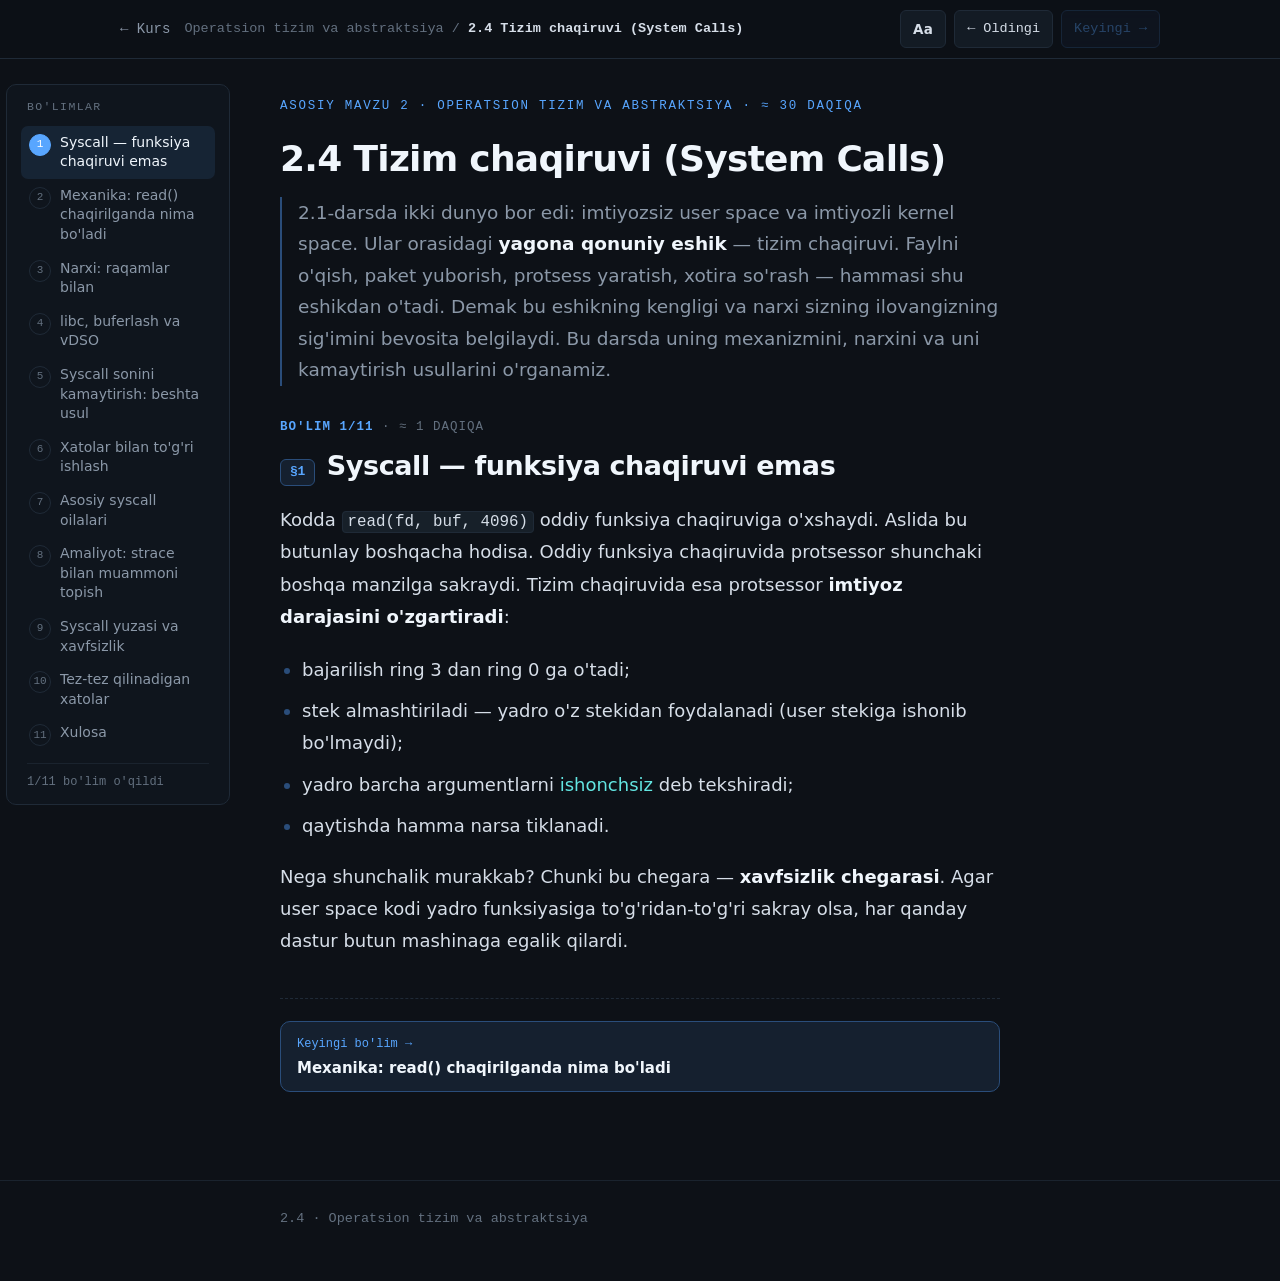
<file: kurs/2.4-tizim-chaqiruvi.html>
<!DOCTYPE html>
<html lang="uz" data-dars="2.4">
<head>
<meta charset="utf-8">
<meta name="viewport" content="width=device-width, initial-scale=1">
<title>2.4 Tizim chaqiruvi (System Calls)</title>
<meta name="description" content="Syscall mexanikasi va narxi, libc wrapper va vDSO, buferlash, zero-copy, epoll va io_uring, strace bilan tahlil, seccomp orqali cheklash.">
<link rel="stylesheet" href="assets/style.css">
<link rel="icon" href="data:image/svg+xml,<svg xmlns='http://www.w3.org/2000/svg' viewBox='0 0 32 32'><rect width='32' height='32' rx='6' fill='%230d1117'/><rect x='8' y='8' width='16' height='16' rx='3' fill='none' stroke='%2358a6ff' stroke-width='2'/><rect x='13' y='13' width='6' height='6' fill='%2358a6ff'/></svg>">
<link rel="manifest" href="manifest.webmanifest">
<meta name="theme-color" content="#0d1117">
<meta name="color-scheme" content="dark">
<link rel="apple-touch-icon" href="assets/apple-touch-icon.png">
<meta name="apple-mobile-web-app-capable" content="yes">
<meta name="apple-mobile-web-app-status-bar-style" content="black-translucent">
<meta name="apple-mobile-web-app-title" content="Tizim kursi">
<meta name="mobile-web-app-capable" content="yes">
</head>
<body>

<header class="topbar" data-topbar></header>

<main class="wrap">
<article class="lesson">

  <p class="eyebrow" data-eyebrow>Asosiy mavzu 2 · Operatsion tizim va abstraktsiya</p>
  <h1>2.4 Tizim chaqiruvi (System Calls)</h1>

  <p class="lead">
    2.1-darsda ikki dunyo bor edi: imtiyozsiz user space va imtiyozli kernel space.
    Ular orasidagi <strong>yagona qonuniy eshik</strong> — tizim chaqiruvi. Faylni o'qish,
    paket yuborish, protsess yaratish, xotira so'rash — hammasi shu eshikdan o'tadi.
    Demak bu eshikning kengligi va narxi sizning ilovangizning sig'imini bevosita belgilaydi.
    Bu darsda uning mexanizmini, narxini va uni kamaytirish usullarini o'rganamiz.
  </p>

  <nav class="toc" data-toc></nav>

  <h2 id="nima">Syscall — funksiya chaqiruvi emas</h2>

  <p>
    Kodda <code>read(fd, buf, 4096)</code> oddiy funksiya chaqiruviga o'xshaydi. Aslida bu
    butunlay boshqacha hodisa. Oddiy funksiya chaqiruvida protsessor shunchaki boshqa manzilga sakraydi.
    Tizim chaqiruvida esa protsessor <strong>imtiyoz darajasini o'zgartiradi</strong>:
  </p>

  <ul>
    <li>bajarilish ring 3 dan ring 0 ga o'tadi;</li>
    <li>stek almashtiriladi — yadro o'z stekidan foydalanadi (user stekiga ishonib bo'lmaydi);</li>
    <li>yadro barcha argumentlarni <em>ishonchsiz</em> deb tekshiradi;</li>
    <li>qaytishda hamma narsa tiklanadi.</li>
  </ul>

  <p>
    Nega shunchalik murakkab? Chunki bu chegara — <strong>xavfsizlik chegarasi</strong>.
    Agar user space kodi yadro funksiyasiga to'g'ridan-to'g'ri sakray olsa, har qanday dastur
    butun mashinaga egalik qilardi.
  </p>

  <h2 id="mexanika">Mexanika: <code>read()</code> chaqirilganda nima bo'ladi</h2>

  <figure class="figure">
    <svg viewBox="0 0 700 340" width="100%" role="img" aria-label="Tizim chaqiruvining bosqichma-bosqich oqimi">
      <rect class="svg-box svg-box--accent" x="20" y="24" width="660" height="96" rx="8"/>
      <text class="svg-label svg-label--accent" x="34" y="44">USER SPACE (ring 3)</text>

      <rect class="svg-box" x="36" y="54" width="150" height="50" rx="5"/>
      <text class="svg-label svg-label--strong" x="50" y="74">1. Ilova kodi</text>
      <text class="svg-label" x="50" y="92">read(fd, buf, 4096)</text>

      <rect class="svg-box" x="206" y="54" width="170" height="50" rx="5"/>
      <text class="svg-label svg-label--strong" x="220" y="74">2. libc o'rami</text>
      <text class="svg-label" x="220" y="92">rax=0, rdi=fd, rsi=buf…</text>

      <rect class="svg-box" x="396" y="54" width="170" height="50" rx="5"/>
      <text class="svg-label svg-label--strong" x="410" y="74">3. syscall komandasi</text>
      <text class="svg-label" x="410" y="92">rejim almashadi</text>

      <path class="svg-arrow" d="M186 79 H 202" marker-end="url(#a24)"/>
      <path class="svg-arrow" d="M376 79 H 392" marker-end="url(#a24)"/>

      <line x1="20" y1="134" x2="680" y2="134" stroke="#f2c661" stroke-width="1.5" stroke-dasharray="6 4"/>
      <path class="svg-arrow" d="M481 104 V 150" marker-end="url(#a24)" stroke="#f2c661"/>
      <text class="svg-label" x="492" y="130" fill="#f2c661">ring 3 → ring 0</text>

      <rect class="svg-box svg-box--accent" x="20" y="150" width="660" height="130" rx="8"/>
      <text class="svg-label svg-label--accent" x="34" y="170">KERNEL SPACE (ring 0)</text>

      <rect class="svg-box" x="36" y="180" width="150" height="86" rx="5"/>
      <text class="svg-label svg-label--strong" x="50" y="200">4. entry_SYSCALL</text>
      <text class="svg-label" x="50" y="218">registrlarni saqlash</text>
      <text class="svg-label" x="50" y="236">yadro stekiga o'tish</text>
      <text class="svg-label" x="50" y="254">seccomp tekshiruvi</text>

      <rect class="svg-box" x="206" y="180" width="170" height="86" rx="5"/>
      <text class="svg-label svg-label--strong" x="220" y="200">5. sys_call_table[0]</text>
      <text class="svg-label" x="220" y="218">→ ksys_read()</text>
      <text class="svg-label" x="220" y="236">argumentlarni tekshirish</text>
      <text class="svg-label" x="220" y="254">huquqlarni tekshirish</text>

      <rect class="svg-box" x="396" y="180" width="170" height="86" rx="5"/>
      <text class="svg-label svg-label--strong" x="410" y="200">6. VFS → fayl tizimi</text>
      <text class="svg-label" x="410" y="218">page cache'da bormi?</text>
      <text class="svg-label" x="410" y="236">yo'q → diskdan o'qish,</text>
      <text class="svg-label" x="410" y="254">task uxlaydi (S holati)</text>

      <rect class="svg-box" x="578" y="180" width="96" height="86" rx="5"/>
      <text class="svg-label svg-label--strong" x="590" y="200">7. natija</text>
      <text class="svg-label" x="590" y="222">rax = n</text>
      <text class="svg-label" x="590" y="244">yoki -errno</text>

      <path class="svg-arrow" d="M186 223 H 202" marker-end="url(#a24)"/>
      <path class="svg-arrow" d="M376 223 H 392" marker-end="url(#a24)"/>
      <path class="svg-arrow" d="M566 223 H 574" marker-end="url(#a24)"/>

      <path class="svg-arrow" d="M626 180 V 158 H 120 V 110" marker-end="url(#a24)" stroke-dasharray="4 3"/>
      <text class="svg-label" x="150" y="146" fill="#8b98a8">sysret — qaytish, ring 3</text>

      <text class="svg-label svg-label--accent" x="20" y="308">Eng qimmat qismi 6-bosqich: ma'lumot cache'da bo'lsa ~1 µs, diskdan bo'lsa ~100 µs (1.1-dars)</text>
      <text class="svg-label" x="20" y="328">Sof rejim almashinuvi (2–5 va qaytish) esa ~50–200 ns — lekin u HAR BIR chaqiruvda to'lanadi</text>

      <defs>
        <marker id="a24" markerWidth="7" markerHeight="7" refX="6" refY="3.5" orient="auto">
          <path d="M0,0 L7,3.5 L0,7 z" fill="#2a4d7a"/>
        </marker>
      </defs>
    </svg>
    <figcaption>10-sxema. Tizim chaqiruvining to'liq yo'li. Syscall raqami <code>rax</code> registrida,
    argumentlar <code>rdi, rsi, rdx, r10, r8, r9</code> da uzatiladi.</figcaption>
  </figure>

<p class="code-label">Eng past daraja: libc'siz syscall (x86-64, Linux)</p>
<pre><code>; write(1, msg, 13) — assemblyda
mov rax, 1          ; syscall raqami: 1 = write
mov rdi, 1          ; 1-argument: fd = 1 (stdout)
mov rsi, msg        ; 2-argument: bufer manzili
mov rdx, 13         ; 3-argument: uzunlik
syscall             ; ← MANA SHU yerda ring 0 ga o'tiladi
; qaytgach: rax = yozilgan baytlar soni, yoki manfiy xato kodi

; Muhim: xato -errno ko'rinishida qaytadi (masalan -9 = EBADF).
; libc uni musbat errno ga aylantirib, funksiyadan -1 qaytaradi.</code></pre>

  <div class="note">
    <span class="note__title">Syscall raqamlari — o'zgarmas shartnoma</span>
    <p>
      Linux yadrosining eng qattiq qoidasi: <em>«user space'ni buzmaymiz»</em>. Syscall raqamlari va
      ularning semantikasi hech qachon o'zgarmaydi — shuning uchun 20 yil oldin kompilyatsiya qilingan
      binary bugungi yadroda ham ishlaydi. Yangi imkoniyat kerak bo'lsa, eski chaqiruv
      o'zgartirilmaydi, balki yangisi qo'shiladi (<code>open</code> → <code>openat</code> →
      <code>openat2</code>). Bu — API barqarorligining eng mashhur namunasi.
    </p>
  </div>

  <h2 id="narxi">Narxi: raqamlar bilan</h2>

  <p>1.1-darsdagi kechikish jadvalining davomi — endi OS darajasida:</p>

  <div class="table-wrap">
  <table>
    <thead><tr><th>Amal</th><th>Taxminiy narxi</th><th>Nisbat</th></tr></thead>
    <tbody>
      <tr><td>Oddiy funksiya chaqiruvi</td><td class="num">~1–2 ns</td><td class="num">1×</td></tr>
      <tr><td>vDSO orqali <code>clock_gettime</code> (syscallsiz)</td><td class="num">~20 ns</td><td class="num">~15×</td></tr>
      <tr><td>Oddiy syscall (<code>getpid</code>)</td><td class="num">~50–100 ns</td><td class="num">~50×</td></tr>
      <tr><td>Syscall + Spectre/Meltdown himoyasi</td><td class="num">~100–300 ns</td><td class="num">~150×</td></tr>
      <tr><td><code>read()</code> page cache'dan</td><td class="num">~1–3 µs</td><td class="num">~1 500×</td></tr>
      <tr><td>Kontekst almashinuvi (bloklanish)</td><td class="num">~1–5 µs</td><td class="num">~2 500×</td></tr>
      <tr><td><code>read()</code> NVMe diskdan</td><td class="num">~100 µs</td><td class="num">~70 000×</td></tr>
    </tbody>
  </table>
  </div>

  <p>
    Ikki xulosa chiqadi. Birinchisi: <strong>bitta syscall qimmat emas</strong> — 100 ns arzimas.
    Ikkinchisi: <strong>million syscall qimmat</strong> — 1 000 000 × 150 ns = 0.15 soniya sof yo'qotish.
    Shuning uchun optimizatsiya doim bitta savolga qaytadi: <em>chaqiruvlar sonini kamaytirsa bo'ladimi?</em>
  </p>

  <div class="note note--warn">
    <span class="note__title">Yashirin narx: cache va konveyer</span>
    <p>
      Syscall'ning o'lchangan narxi faqat boshlanishi. Ring almashinuvi konveyerni bo'shatadi,
      yadro kodi sizning L1/L2 cache'ingizni o'z ma'lumoti bilan almashtiradi, KPTI esa TLB'ni
      tozalaydi (2.3-dars). Siz qaytganingizda «sovigan» protsessorda ishlaysiz. Bu narx
      <code>strace</code> da ko'rinmaydi, lekin real tezlikda seziladi.
    </p>
  </div>

  <h2 id="libc">libc, buferlash va vDSO</h2>

  <p>
    Siz deyarli hech qachon syscall'ni bevosita chaqirmaysiz — oradagi <strong>libc</strong>
    (glibc, musl) uni qulay funksiyaga o'raydi. Lekin libc shunchaki o'ram emas, u
    <em>chaqiruvlar sonini kamaytiradi</em>:
  </p>

<p class="code-label">printf 1000 marta — lekin syscall bir necha marta</p>
<pre><code>for (int i = 0; i &lt; 1000; i++)
    printf("qator %d\n", i);
// stdout terminalga ulangan bo'lsa — qatorli buferlash (har \n da write)
// faylga yo'naltirilgan bo'lsa  — to'liq buferlash (4 KB to'lganda write)
//   → 1000 ta printf ≈ 3-4 ta write syscall

// Buferlashsiz yozish (har bir chaqiruv = 1 syscall):
write(1, "qator\n", 6);            // to'g'ridan-to'g'ri syscall
setvbuf(stdout, NULL, _IONBF, 0);  // buferlashni o'chirish — sekinlashadi!

// Tekshirib ko'ring:
//   $ strace -c -e trace=write ./dastur &gt; /dev/null</code></pre>

  <h3>vDSO: syscallsiz syscall</h3>
  <p>
    Ba'zi chaqiruvlar shunchalik tez-tez ishlatiladiki (vaqtni olish — har bir log qatorida!),
    ular uchun yadro maxsus hiyla qo'llaydi: <span class="term">vDSO</span> — yadro har bir protsessning
    manzil fazosiga kichik kod va ma'lumot sohasini ulab qo'yadi (2.3-darsdagi mapping!).
    <code>clock_gettime()</code> shu sohadagi soatni <strong>ring almashtirmasdan</strong> o'qiydi.
  </p>

<pre><code>$ cat /proc/self/maps | grep vdso
7ffd3b3f2000-7ffd3b3f4000 r-xp  [vdso]      # har bir protsessda bor

# Shuning uchun bu deyarli tekin:
clock_gettime(CLOCK_MONOTONIC, &amp;ts);   // ~20 ns, syscall YO'Q
# Ammo bu emas:
stat("/etc/hosts", &amp;st);               // ~500 ns, haqiqiy syscall</code></pre>

  <h2 id="kamaytirish">Syscall sonini kamaytirish: beshta usul</h2>

  <p>
    Bu — yuqori unumdorlikli server dasturlarining asosiy mavzusi. Har bir usul bitta g'oyaning
    turli ko'rinishi: <strong>bir marta chaqirib, ko'proq ish qildirish</strong>.
  </p>

  <h3>1. Buferlash</h3>
  <p>Eng oddiy va eng samarali. Kichik yozuvlarni to'plab, katta bo'lak qilib yuborish.</p>
<pre><code>// Yomon: 100 000 ta syscall
for (row in rows) write(fd, row, len);

// Yaxshi: ~25 ta syscall (4 MB bufer bilan)
buffer.append(row); if (buffer.size &gt;= 4*1024*1024) { write(fd, buffer); buffer.clear(); }</code></pre>

  <h3>2. Vektorli I/O (<code>readv</code> / <code>writev</code>)</h3>
  <p>Bir nechta ajratilgan buferni bitta chaqiruvda yozish — nusxa ko'chirmasdan.</p>
<pre><code>struct iovec iov[3] = {
    { header,  hlen },     // HTTP sarlavhasi
    { body,    blen },     // tana
    { trailer, tlen }
};
writev(fd, iov, 3);        // uchta bufer, BITTA syscall, oraliq nusxa yo'q</code></pre>

  <h3>3. Zero-copy (<code>sendfile</code>, <code>splice</code>)</h3>
  <p>
    Statik faylni tarmoqqa uzatishda ma'lumot odatda to'rt marta ko'chiriladi:
    disk → page cache → user bufer → soket buferi → NIC. <code>sendfile()</code> esa
    user space'ni umuman chetlab o'tadi.
  </p>
<pre><code>// An'anaviy: 2 syscall + 2 ortiqcha nusxa, har bir bo'lak uchun
while ((n = read(file_fd, buf, 64*1024)) &gt; 0) write(sock_fd, buf, n);

// Zero-copy: bitta syscall, ma'lumot user space'ga umuman chiqmaydi
sendfile(sock_fd, file_fd, NULL, file_size);
// nginx'ning "sendfile on;" sozlamasi aynan shu — statik fayllarda katta farq beradi</code></pre>

  <h3>4. Ko'p soketni bitta chaqiruvda kuzatish (<code>epoll</code>)</h3>
  <p>
    10 000 ta ulanish bo'lsa, har birini alohida so'rash mumkin emas.
    <code>epoll_wait()</code> bitta chaqiruvda «kim tayyor» degan ro'yxatni qaytaradi —
    1.3-darsdagi nginx va Node.js modelining asosi.
  </p>
<pre><code>int ep = epoll_create1(0);
epoll_ctl(ep, EPOLL_CTL_ADD, sock, &amp;ev);       // bir marta ro'yxatga qo'shamiz

while (1) {
    int n = epoll_wait(ep, events, 64, -1);    // BITTA syscall
    for (int i = 0; i &lt; n; i++)                // faqat tayyorlari qaytadi
        handle(events[i].data.fd);
}
// Eski select()/poll() esa har safar butun ro'yxatni yadroga uzatardi — O(n).</code></pre>

  <h3>5. Navbatga asoslangan I/O (<code>io_uring</code>)</h3>
  <p>
    Eng zamonaviy yondashuv: user va yadro <strong>umumiy xotiradagi ikkita halqali navbat</strong>
    orqali gaplashadi (2.3-darsdagi shared mapping). Siz navbatga «100 ta o'qish» yozib qo'yasiz,
    yadro bajarib, natijalarni ikkinchi navbatga qo'yadi. Ideal holatda syscall umuman bo'lmaydi.
  </p>

  <div class="note note--ok">
    <span class="note__title">Naqshni ko'ryapsizmi</span>
    <p>
      Buferlash, <code>writev</code>, <code>sendfile</code>, <code>epoll</code>, <code>io_uring</code> —
      hammasi bitta g'oyani turli darajada qo'llaydi: <strong>chegarani kamroq kesib o'tish va
      har safar ko'proq ish bajarish</strong>. Bu xuddi 1.2-darsdagi «tarmoq so'rovlarini batch qilish»
      qoidasining bir mashina ichidagi ko'rinishi. Chegara qanchalik qimmat bo'lsa,
      guruhlash shunchalik foydali.
    </p>
  </div>

  <h2 id="xatolar-bilan-ishlash">Xatolar bilan to'g'ri ishlash</h2>

  <p>
    Syscall'lar xatoni <code>-1</code> va <code>errno</code> orqali qaytaradi. Ularning uchtasi
    <em>xato emas</em>, balki normal holat — va ularni noto'g'ri ishlash eng keng tarqalgan xatolardan biri:
  </p>

  <div class="table-wrap">
  <table>
    <thead><tr><th>errno</th><th>Ma'nosi</th><th>To'g'ri javob</th></tr></thead>
    <tbody>
      <tr><td><code>EINTR</code></td><td>chaqiruv signal bilan uzildi</td><td>qaytadan chaqirish (retry), xato deb hisoblamaslik</td></tr>
      <tr><td><code>EAGAIN</code> / <code>EWOULDBLOCK</code></td><td>non-blocking rejimda hozircha ma'lumot yo'q</td><td>epoll'ga qaytish va kutish</td></tr>
      <tr><td><code>EMFILE</code> / <code>ENFILE</code></td><td>FD limiti tugadi</td><td>limitni oshirish, FD oqishini qidirish (1.2-dars!)</td></tr>
      <tr><td><code>ENOSPC</code>, <code>EPIPE</code>, <code>ECONNRESET</code></td><td>haqiqiy xatolar</td><td>ishlov berish va jurnalga yozish</td></tr>
    </tbody>
  </table>
  </div>

<p class="code-label">Qisman yozish — eng ko'p unutiladigan tafsilot</p>
<pre><code>// XATO: write() hammasini yozdi deb o'ylash
write(fd, buf, len);        // 4096 so'radingiz, 1500 bayt yozilishi mumkin!

// TO'G'RI: qisman yozishni va EINTR'ni hisobga olish
ssize_t written = 0;
while (written &lt; len) {
    ssize_t n = write(fd, buf + written, len - written);
    if (n &lt; 0) {
        if (errno == EINTR) continue;              // signal — qaytadan urinamiz
        if (errno == EAGAIN) { wait_writable(fd); continue; }
        return -1;                                 // haqiqiy xato
    }
    written += n;
}
// Xuddi shu read() uchun ham: qaytgan qiymat so'ralgandan kichik bo'lishi MUMKIN.</code></pre>

  <h2 id="oilalar">Asosiy syscall oilalari</h2>

  <p>Linux'da ~350 ta syscall bor, lekin amalda ularning oz qismi ishlatiladi:</p>

  <div class="table-wrap">
  <table>
    <thead><tr><th>Soha</th><th>Asosiy chaqiruvlar</th><th>Qaysi darsda ko'rdik</th></tr></thead>
    <tbody>
      <tr><td>Protsess</td><td><code>clone</code>, <code>execve</code>, <code>exit_group</code>, <code>wait4</code>, <code>kill</code></td><td>2.2</td></tr>
      <tr><td>Fayl</td><td><code>openat</code>, <code>read</code>, <code>write</code>, <code>close</code>, <code>lseek</code>, <code>statx</code>, <code>fsync</code></td><td>2.1</td></tr>
      <tr><td>Xotira</td><td><code>mmap</code>, <code>munmap</code>, <code>mprotect</code>, <code>brk</code>, <code>madvise</code></td><td>2.3</td></tr>
      <tr><td>Tarmoq</td><td><code>socket</code>, <code>bind</code>, <code>listen</code>, <code>accept4</code>, <code>sendto</code>, <code>recvfrom</code></td><td>1.3</td></tr>
      <tr><td>Multipleksiya</td><td><code>epoll_create1</code>, <code>epoll_ctl</code>, <code>epoll_wait</code>, <code>io_uring_enter</code></td><td>bu dars</td></tr>
      <tr><td>Sinxronizatsiya</td><td><code>futex</code> — barcha mutex va shartli o'zgaruvchilar ostida shu turadi</td><td>2.2</td></tr>
      <tr><td>Vaqt</td><td><code>clock_gettime</code> (vDSO), <code>nanosleep</code>, <code>timerfd_create</code></td><td>bu dars</td></tr>
    </tbody>
  </table>
  </div>

  <p>
    <code>futex</code> alohida e'tiborga loyiq: mutex olishda <em>raqobat bo'lmasa</em>
    syscall umuman qilinmaydi — hammasi user space'dagi atomik amal bilan hal bo'ladi.
    Syscall faqat kutish kerak bo'lgandagina chaqiriladi. Shuning uchun <code>strace</code> da
    ko'p <code>futex</code> ko'rinishi — qulf uchun raqobat bor degani (2.2-dars).
  </p>

  <h2 id="tahlil">Amaliyot: strace bilan muammoni topish</h2>

  <p>
    Bu — kurs davomidagi eng amaliy ko'nikmalardan biri. «Dastur sekin» degan noaniq shikoyat
    <code>strace -c</code> yordamida bir necha soniyada aniq raqamga aylanadi:
  </p>

<p class="code-label">Real tahlil misoli</p>
<pre><code>$ strace -c -f -p 4210    # -f: thread'lar bilan birga
^C
% time     seconds  usecs/call     calls    errors syscall
------ ----------- ----------- --------- --------- ----------------
 71.2    4.102391          12    341 902           write        ← 340 ming write!
 18.4    1.059822         103     10 284           futex        ← qulf uchun raqobat
  6.1    0.351004           3    102 841           clock_gettime
  3.2    0.184920        1849        100           fsync
------ ----------- ----------- --------- --------- ----------------

# Xulosa: sekundiga 340 ming write — buferlash yo'q.
# Tuzatish: log yozuvini buferlash → syscall soni 1000 barobar kamayadi.

# Boshqa foydali rejimlar:
$ strace -T -e trace=openat ./app       # har bir chaqiruvning vaqti
$ strace -f -e trace=network ./app      # faqat tarmoq chaqiruvlari
$ strace -e trace=%file ./app 2&gt;&amp;1 | grep ENOENT   # topilmagan fayllar

# strace sekinlashtiradi (har bir chaqiruvni ushlaydi). Ishlab chiqarishda:
$ perf trace -p 4210                    # ancha yengil
$ bpftrace -e 'tracepoint:syscalls:sys_enter_write { @[comm] = count(); }'</code></pre>

  <div class="note note--warn">
    <span class="note__title">strace'ni ehtiyot bilan ishlating</span>
    <p>
      <code>strace</code> <code>ptrace</code> mexanizmiga tayanadi va har bir syscall'ni ikki marta
      to'xtatadi — dastur 10–100 barobar sekinlashishi mumkin. Yuklangan ishlab chiqarish
      protsessiga uni ulash — o'zi avariya sababi bo'lishi mumkin. U yerda
      <code>perf trace</code> yoki eBPF (<code>bpftrace</code>) ishlating.
    </p>
  </div>

  <h2 id="xavfsizlik">Syscall yuzasi va xavfsizlik</h2>

  <p>
    Syscall interfeysi — user space uchun yadroga yagona kirish nuqtasi. Demak u ayni paytda
    <strong>hujum yuzasi</strong> ham: yadrodagi zaiflik odatda qaysidir syscall orqali qo'zg'atiladi.
    Shuning uchun zamonaviy izolyatsiya bu yuzani toraytiradi:
  </p>

  <ul>
    <li><strong>seccomp-bpf</strong> — protsessga qaysi syscall'lar ruxsat etilishini belgilaydigan filtr.
        Docker standart profilida ~44 ta syscall taqiqlangan; ruxsatsizini chaqirish
        <code>EPERM</code> yoki <code>SIGSYS</code> beradi.</li>
    <li><strong>Capabilities</strong> — root huquqlarini mayda bo'laklarga bo'ladi
        (<code>CAP_NET_BIND_SERVICE</code> — 1024 dan past portga bog'lanish, <code>CAP_SYS_ADMIN</code> — deyarli hamma narsa).</li>
    <li><strong>Namespaces + cgroups</strong> — 2.3-darsda ko'rganimizdek, ko'rinish va miqdorni cheklaydi.</li>
  </ul>

<pre><code># Konteynerda syscall taqiqlangani qanday ko'rinadi:
$ docker run alpine mount -t tmpfs none /mnt
mount: permission denied (are you root?)     # seccomp/capability to'sdi

# Aniq nima taqiqlanganini ko'rish:
$ grep Seccomp /proc/self/status
Seccomp: 2                                    # 2 = filtr rejimi yoqilgan
$ capsh --print | head -3</code></pre>

  <div class="note">
    <span class="note__title">Dizayn nuqtai nazaridan</span>
    <p>
      Ilovangiz qancha kam turdagi syscall ishlatsa, uni shunchalik qattiq qamrab olish mumkin.
      «Faqat <code>read</code>, <code>write</code>, <code>epoll_wait</code> ishlatadigan» servis
      uchun juda tor seccomp profili yozish mumkin — bu 1.3-darsdagi «rollarni ajratish»
      qoidasining xavfsizlikdagi ko'rinishi.
    </p>
  </div>

  <h2 id="xatolar-24">Tez-tez qilinadigan xatolar</h2>

  <ul class="mistakes">
    <li>
      <b>Kichik bo'laklarni buferlashsiz yozish</b>
      Har bir <code>write()</code> — rejim almashinuvi; 340 ming chaqiruv sekundlarni yeydi.
      <span class="fix">Buferlang yoki <code>writev</code> ishlating; <code>strace -c</code> bilan tekshiring.</span>
    </li>
    <li>
      <b><code>write()</code> va <code>read()</code> ning qaytgan qiymatini tekshirmaslik</b>
      Qisman yozish/o'qish normal holat — ma'lumot jimgina yo'qoladi.
      <span class="fix">Har doim halqa ichida qoldiqni yozing va <code>EINTR</code> ni qayta urining.</span>
    </li>
    <li>
      <b><code>EAGAIN</code> ni xato deb hisoblash</b>
      Non-blocking soketda bu «hozircha ma'lumot yo'q» degani xolos.
      <span class="fix">Ulanishni yopmang — <code>epoll</code> ga qaytib, tayyor bo'lishini kuting.</span>
    </li>
    <li>
      <b>Issiq halqada vaqtni ko'p so'rash</b>
      vDSO tufayli arzon bo'lsa ham, million marta chaqirilsa seziladi (va ba'zi muhitlarda vDSO ishlamaydi).
      <span class="fix">Vaqtni bir marta olib, halqa davomida qayta ishlating.</span>
    </li>
    <li>
      <b>Ishlab chiqarishda <code>strace</code> ni uzoq muddat ulab qo'yish</b>
      Protsess 10–100 barobar sekinlashadi va bu o'zi avariyaga olib kelishi mumkin.
      <span class="fix">Qisqa namuna oling yoki <code>perf trace</code> / <code>bpftrace</code> ishlating.</span>
    </li>
    <li>
      <b><code>fsync</code> ni «har ehtimolga qarshi» har yozuvdan keyin chaqirish</b>
      Bu eng qimmat syscall'lardan biri — sig'imni keskin tushiradi.
      <span class="fix">Guruhlab tasdiqlang (group commit) yoki chidamlilik talabini aniq belgilang (2.1-dars).</span>
    </li>
    <li>
      <b>Konteynerda syscall taqiqini kod xatosi deb qidirish</b>
      <code>EPERM</code> ko'pincha seccomp yoki capability sababidan keladi.
      <span class="fix">Avval <code>grep Seccomp /proc/self/status</code> va <code>capsh --print</code> bilan tekshiring.</span>
    </li>
  </ul>

  <div class="summary">
    <h2 id="xulosa-24">Xulosa</h2>
    <ul>
      <li>Syscall — funksiya chaqiruvi emas, imtiyoz chegarasini kesib o'tish: rejim, stek va ishonch darajasi almashadi.</li>
      <li>Bitta chaqiruv ~100–300 ns turadi; muammo hech qachon bitta chaqiruvda emas, ularning <strong>sonida</strong>.</li>
      <li>libc buferlash bilan chaqiruvlarni kamaytiradi; vDSO esa ba'zi chaqiruvlarni umuman yo'q qiladi.</li>
      <li>Kamaytirish usullari bitta g'oyaning turli darajalari: buferlash → <code>writev</code> → <code>sendfile</code> → <code>epoll</code> → <code>io_uring</code>.</li>
      <li><code>EINTR</code>, <code>EAGAIN</code> va qisman yozish — xato emas, normal holat; ularni to'g'ri ishlash ishonchlilikning asosi.</li>
      <li><code>strace -c</code> «dastur sekin» degan shikoyatni bir necha soniyada aniq raqamga aylantiradi; ishlab chiqarishda esa <code>perf</code>/eBPF ishlatiladi.</li>
      <li>Syscall interfeysi ayni paytda hujum yuzasi — seccomp, capabilities va namespace'lar uni toraytiradi.</li>
    </ul>
  </div>

  <div class="note" style="margin-top:28px">
    <span class="note__title">Asosiy mavzu 2 yakunlandi</span>
    <p>
      Endi apparat ustidagi qatlam to'liq ochildi: OS nima uchun bor va qanday tuzilgan (2.1),
      bajarilish qanday tashkil qilinadi (2.2), xotira qanday ajratiladi va izolyatsiya qilinadi (2.3)
      va bularning hammasiga qanday murojaat qilinadi (2.4). Keyingi asosiy mavzular
      shu poydevor ustiga quriladi — ular kurs to'ldirilgan sari bosh sahifada avtomatik paydo bo'ladi.
    </p>
  </div>

  <div class="done-bar" data-done-bar></div>
  <nav class="lesson-nav" data-lesson-nav></nav>

</article>
</main>

<footer class="site-footer">
  <div class="wrap"><span>2.4 · Operatsion tizim va abstraktsiya</span></div>
</footer>

<script src="assets/script.js"></script>
</body>
</html>
</file>
<file: kurs/assets/style.css>
/* ==========================================================================
   Kurs — umumiy uslublar (blueprint dark theme)
   Hech qanday tashqi framework ishlatilmaydi.
   ========================================================================== */

:root {
  /* Fon qatlamlari */
  --bg:            #0d1117;
  --bg-2:          #0f151d;
  --panel:         #131b24;
  --panel-2:       #172029;
  --line:          #1f2a37;
  --line-soft:     #1a232e;

  /* Matn */
  --text:          #d6dee8;
  --text-strong:   #f0f6fc;
  --muted:         #8b98a8;
  --faint:         #63707f;

  /* Urg'u ranglari */
  --accent:        #58a6ff;
  --accent-dim:    #2a4d7a;
  --accent-soft:   rgba(88, 166, 255, 0.10);
  --cyan:          #63e6e2;
  --green:         #6ee7a8;
  --amber:         #f2c661;
  --red:           #ff7b72;
  --violet:        #b392f0;

  /* O'lchamlar */
  --measure:       760px;   /* o'qish uchun qulay matn kengligi (sozlamadan o'zgaradi) */
  --text-size:     18px;    /* dars matni o'lchami (sozlamadan o'zgaradi) */
  --code-bg:       #0a0e14;
  --code-text:     #c9d4e0;
  --shadow:        rgba(0,0,0,.35);
  --grid-line:     rgba(88,166,255,0.045);
  --glow:          rgba(88,166,255,0.08);
  --font-serif: "Iowan Old Style", "Palatino Linotype", "Book Antiqua", Georgia, "Times New Roman", serif;
  --wide:          1080px;
  --radius:        10px;
  --radius-sm:     6px;

  --font-sans: "Inter", "Segoe UI", system-ui, -apple-system, "Helvetica Neue", Arial, sans-serif;
  --font-mono: "JetBrains Mono", "SFMono-Regular", "Cascadia Code", Consolas, "Liberation Mono", Menlo, monospace;
}


/* ---------- Yorug' mavzu ---------- */
:root[data-theme="light"] {
  --bg:            #f6f7f9;
  --bg-2:          #ffffff;
  --panel:         #ffffff;
  --panel-2:       #eef2f7;
  --line:          #d9e0e8;
  --line-soft:     #e6ebf1;
  --text:          #26313d;
  --text-strong:   #0f1720;
  --muted:         #5b6875;
  --faint:         #8a97a5;
  --accent:        #0b63d6;
  --accent-dim:    #9cc0ef;
  --accent-soft:   rgba(11, 99, 214, 0.08);
  --cyan:          #0a7f7a;
  --green:         #1f8a4c;
  --amber:         #9a6b00;
  --red:           #c8362e;
  --violet:        #6b46c1;
  --code-bg:       #f3f5f8;
  --code-text:     #1f2933;
  --shadow:        rgba(15, 23, 32, .12);
  --grid-line:     rgba(11, 99, 214, 0.06);
  --glow:          rgba(11, 99, 214, 0.06);
}

/* ---------- Sepiya (qog'oz) mavzu ---------- */
:root[data-theme="sepia"] {
  --bg:            #f3ead8;
  --bg-2:          #f8f1e3;
  --panel:         #faf4e8;
  --panel-2:       #ede3cf;
  --line:          #d8cbb2;
  --line-soft:     #e3d8c2;
  --text:          #3d3226;
  --text-strong:   #241c14;
  --muted:         #6e5f4c;
  --faint:         #9a8a74;
  --accent:        #8a4b0f;
  --accent-dim:    #d8b48c;
  --accent-soft:   rgba(138, 75, 15, 0.08);
  --cyan:          #2a6f6a;
  --green:         #3c7a3a;
  --amber:         #8a5f00;
  --red:           #b0402f;
  --violet:        #6a4a8f;
  --code-bg:       #efe5d0;
  --code-text:     #2d2419;
  --shadow:        rgba(60, 40, 10, .14);
  --grid-line:     rgba(138, 75, 15, 0.06);
  --glow:          rgba(138, 75, 15, 0.05);
}

/* Yorug' fonlarda SVG ichidagi qattiq ranglarni moslash */
:root[data-theme="light"] svg text[fill="#f2c661"], :root[data-theme="sepia"] svg text[fill="#f2c661"] { fill: var(--amber); }
:root[data-theme="light"] svg text[fill="#ff7b72"], :root[data-theme="sepia"] svg text[fill="#ff7b72"] { fill: var(--red); }
:root[data-theme="light"] svg text[fill="#8b98a8"], :root[data-theme="sepia"] svg text[fill="#8b98a8"] { fill: var(--muted); }
:root[data-theme="light"] svg [stroke="#58a6ff"], :root[data-theme="sepia"] svg [stroke="#58a6ff"] { stroke: var(--accent); }
:root[data-theme="light"] svg [stroke="#1f2a37"], :root[data-theme="sepia"] svg [stroke="#1f2a37"] { stroke: var(--line); }
:root[data-theme="light"] svg marker path, :root[data-theme="sepia"] svg marker path { fill: var(--accent-dim); }
:root[data-theme="light"] .svg-arrow, :root[data-theme="sepia"] .svg-arrow { stroke: var(--accent-dim); }
:root:not([data-theme="dark"]) .topbar { background: color-mix(in srgb, var(--bg) 88%, transparent); }

* { box-sizing: border-box; }

/* hidden atributi har doim kuchli bo'lsin (display: flex uni bekor qilmasin) */
[hidden] { display: none !important; }

html { scroll-behavior: smooth; }

body {
  margin: 0;
  background-color: var(--bg);
  /* blueprint to'r: juda past kontrastli chiziqlar */
  background-image:
    linear-gradient(to right, var(--grid-line) 1px, transparent 1px),
    linear-gradient(to bottom, var(--grid-line) 1px, transparent 1px),
    radial-gradient(900px 500px at 50% -10%, var(--glow), transparent 70%);
  background-size: 32px 32px, 32px 32px, 100% 100%;
  color: var(--text);
  font-family: var(--font-sans);
  font-size: 17px;
  line-height: 1.75;
  -webkit-font-smoothing: antialiased;
  text-rendering: optimizeLegibility;
}

/* Dars sahifalarida to'r fon o'qishga xalaqit beradi — o'chiramiz */
html[data-dars] body { background-image: none; }

img, svg { max-width: 100%; }

a { color: var(--accent); text-decoration: none; }
a:hover { text-decoration: underline; }

/* ---------- Tuzilma ---------- */

.wrap {
  width: 100%;
  max-width: var(--measure);
  margin: 0 auto;
  padding: 0 20px;
}
.wrap--wide { max-width: var(--wide); }

/* ---------- Yuqori panel (topbar) ---------- */

.topbar {
  position: sticky;
  top: 0;
  z-index: 50;
  background: rgba(13, 17, 23, 0.88);
  backdrop-filter: blur(10px);
  -webkit-backdrop-filter: blur(10px);
  border-bottom: 1px solid var(--line);
}
.topbar__inner {
  max-width: var(--wide);
  margin: 0 auto;
  padding: 10px 20px;
  display: flex;
  align-items: center;
  gap: 14px;
  flex-wrap: wrap;
}
.topbar__back {
  font-size: 14px;
  color: var(--muted);
  white-space: nowrap;
  font-family: var(--font-mono);
}
.topbar__back:hover { color: var(--accent); }

.topbar__title {
  font-size: 13.5px;
  color: var(--faint);
  font-family: var(--font-mono);
  overflow: hidden;
  text-overflow: ellipsis;
  white-space: nowrap;
  flex: 1 1 140px;
  min-width: 0;
}
.topbar__title b { color: var(--text); font-weight: 600; }

.topbar__nav { display: flex; gap: 8px; margin-left: auto; }

.btn {
  display: inline-flex;
  align-items: center;
  gap: 7px;
  padding: 6px 12px;
  font-size: 13.5px;
  font-family: var(--font-mono);
  color: var(--text);
  background: var(--panel);
  border: 1px solid var(--line);
  border-radius: var(--radius-sm);
  cursor: pointer;
  transition: border-color .15s, background .15s, color .15s;
  text-decoration: none;
}
.btn:hover { border-color: var(--accent-dim); background: var(--panel-2); color: var(--text-strong); text-decoration: none; }
.btn[aria-disabled="true"], .btn.is-disabled {
  opacity: .35;
  pointer-events: none;
}
.btn--primary { border-color: var(--accent-dim); background: var(--accent-soft); color: var(--accent); }
.btn--done { border-color: #2f6b4a; background: rgba(110,231,168,.08); color: var(--green); }

/* ---------- Progress bar ---------- */

.progress {
  display: flex;
  align-items: center;
  gap: 12px;
  font-family: var(--font-mono);
  font-size: 13px;
  color: var(--muted);
}
.progress__track {
  flex: 1 1 120px;
  height: 6px;
  min-width: 80px;
  background: var(--line-soft);
  border: 1px solid var(--line);
  border-radius: 99px;
  overflow: hidden;
}
.progress > span { white-space: nowrap; }
.done-bar .progress { flex: 1 1 260px; }
.progress__fill {
  display: block;
  height: 100%;
  width: 0%;
  background: linear-gradient(90deg, var(--accent), var(--cyan));
  transition: width .35s ease;
}

/* ---------- Sarlavha bloklari ---------- */

.hero {
  padding: 64px 0 40px;
  border-bottom: 1px solid var(--line-soft);
  margin-bottom: 40px;
}
.hero h1 {
  font-size: clamp(28px, 5vw, 42px);
  line-height: 1.18;
  margin: 12px 0 14px;
  color: var(--text-strong);
  letter-spacing: -0.02em;
}
.hero p { color: var(--muted); font-size: 17.5px; max-width: 640px; margin: 0 0 22px; }

.eyebrow {
  font-family: var(--font-mono);
  font-size: 12.5px;
  letter-spacing: .14em;
  text-transform: uppercase;
  color: var(--accent);
  margin: 0;
}

/* ---------- Kartochkalar (index) ---------- */

.module { margin-bottom: 52px; }
.module__head {
  display: flex;
  align-items: baseline;
  gap: 12px;
  padding-bottom: 10px;
  border-bottom: 1px dashed var(--line);
  margin-bottom: 8px;
  flex-wrap: wrap;
}
.module__num {
  font-family: var(--font-mono);
  font-size: 13px;
  color: var(--bg);
  background: var(--accent);
  border-radius: var(--radius-sm);
  padding: 1px 9px;
  font-weight: 700;
}
.module__title { font-size: 21px; margin: 0; color: var(--text-strong); letter-spacing: -0.01em; }
.module__count { font-family: var(--font-mono); font-size: 12.5px; color: var(--faint); margin-left: auto; }
.module__desc { color: var(--muted); font-size: 15.5px; margin: 0 0 20px; }

.cards { display: grid; gap: 14px; grid-template-columns: repeat(auto-fill, minmax(280px, 1fr)); }

.card {
  position: relative;
  display: flex;
  flex-direction: column;
  gap: 8px;
  padding: 18px 18px 16px;
  background: linear-gradient(180deg, var(--panel), var(--bg-2));
  border: 1px solid var(--line);
  border-radius: var(--radius);
  color: inherit;
  text-decoration: none;
  transition: border-color .16s, transform .16s, box-shadow .16s;
  overflow: hidden;
}
.card::before {
  content: "";
  position: absolute; inset: 0 auto 0 0;
  width: 2px; background: transparent;
  transition: background .16s;
}
.card:hover {
  border-color: var(--accent-dim);
  transform: translateY(-2px);
  box-shadow: 0 6px 22px var(--shadow);
  text-decoration: none;
}
.card:hover::before { background: var(--accent); }
.card.is-done::before { background: var(--green); }

.card__top { display: flex; align-items: center; gap: 10px; }
.card__id {
  font-family: var(--font-mono);
  font-size: 12.5px;
  color: var(--accent);
  background: var(--accent-soft);
  border: 1px solid var(--accent-dim);
  border-radius: 4px;
  padding: 0 7px;
}
.card__check {
  margin-left: auto;
  font-family: var(--font-mono);
  font-size: 11.5px;
  color: var(--green);
  border: 1px solid #2f6b4a;
  background: rgba(110,231,168,.08);
  border-radius: 99px;
  padding: 1px 8px;
}
.card__title { font-size: 17px; font-weight: 600; color: var(--text-strong); line-height: 1.4; }
.card__desc { font-size: 14.5px; color: var(--muted); line-height: 1.6; margin: 0; }
.card__meta { font-family: var(--font-mono); font-size: 12px; color: var(--faint); margin-top: auto; padding-top: 6px; }

/* ---------- Dars matni (tipografika) ---------- */

.lesson { padding: 36px 0 20px; font-size: var(--text-size); line-height: 1.8; }
:root[data-font="serif"] .lesson p,
:root[data-font="serif"] .lesson li,
:root[data-font="serif"] .lesson .lead,
:root[data-font="serif"] .lesson td { font-family: var(--font-serif); }
:root[data-font="serif"] .lesson p { line-height: 1.75; }
.lesson h1 {
  font-size: clamp(26px, 4.6vw, 36px);
  line-height: 1.22;
  margin: 10px 0 16px;
  color: var(--text-strong);
  letter-spacing: -0.02em;
}
.lesson .lead {
  font-size: 18.5px;
  color: var(--muted);
  line-height: 1.7;
  border-left: 2px solid var(--accent-dim);
  padding-left: 16px;
  margin: 0 0 8px;
}
.lesson h2 {
  font-size: 27px;
  line-height: 1.3;
  margin: 56px 0 18px;
  padding-top: 18px;
  border-top: 1px solid var(--line-soft);
  color: var(--text-strong);
  letter-spacing: -0.015em;
  scroll-margin-top: 80px;
  display: flex;
  align-items: baseline;
  gap: 12px;
  flex-wrap: wrap;
}
.lesson h2 .h2num {
  font-family: var(--font-mono);
  font-size: 13px;
  font-weight: 600;
  color: var(--accent);
  background: var(--accent-soft);
  border: 1px solid var(--accent-dim);
  border-radius: 6px;
  padding: 2px 9px;
  line-height: 1.6;
  flex: 0 0 auto;
}
.lesson h3 {
  font-size: 18px;
  margin: 32px 0 10px;
  color: var(--cyan);
  letter-spacing: -0.005em;
  scroll-margin-top: 70px;
}
.lesson h4 { font-size: 16px; margin: 22px 0 8px; color: var(--text-strong); }
.lesson p { margin: 0 0 20px; }
.lesson ul, .lesson ol { margin: 0 0 18px; padding-left: 22px; }
.lesson li { margin-bottom: 9px; }
.lesson li::marker { color: var(--accent-dim); }
.lesson strong { color: var(--text-strong); font-weight: 600; }
.lesson em { color: var(--cyan); font-style: normal; }

.term {
  font-family: var(--font-mono);
  font-size: .92em;
  color: var(--cyan);
  white-space: nowrap;
}

/* Kod */
code {
  font-family: var(--font-mono);
  font-size: .88em;
  background: var(--panel-2);
  border: 1px solid var(--line);
  border-radius: 4px;
  padding: 1px 5px;
  color: var(--text);
}
pre {
  margin: 0 0 22px;
  padding: 16px 18px;
  background: var(--code-bg);
  border: 1px solid var(--line);
  border-left: 2px solid var(--accent-dim);
  border-radius: var(--radius);
  overflow-x: auto;
  font-size: 13.5px;
  line-height: 1.62;
}
pre code {
  background: none; border: 0; padding: 0;
  font-size: inherit; color: var(--code-text); white-space: pre;
}
.code-label {
  font-family: var(--font-mono);
  font-size: 11.5px;
  letter-spacing: .1em;
  text-transform: uppercase;
  color: var(--faint);
  margin: 0 0 6px;
}

/* Eslatma bloklari */
.note {
  margin: 0 0 22px;
  padding: 14px 16px;
  border-radius: var(--radius);
  border: 1px solid var(--line);
  border-left: 3px solid var(--accent);
  background: rgba(88,166,255,.05);
  font-size: 15.5px;
  line-height: 1.65;
}
.note p:last-child { margin-bottom: 0; }
.note__title {
  display: block;
  font-family: var(--font-mono);
  font-size: 12px;
  letter-spacing: .1em;
  text-transform: uppercase;
  color: var(--accent);
  margin-bottom: 6px;
}
.note--warn { border-left-color: var(--amber); background: rgba(242,198,97,.05); }
.note--warn .note__title { color: var(--amber); }
.note--danger { border-left-color: var(--red); background: rgba(255,123,114,.05); }
.note--danger .note__title { color: var(--red); }
.note--ok { border-left-color: var(--green); background: rgba(110,231,168,.05); }
.note--ok .note__title { color: var(--green); }

/* Xatolar ro'yxati */
.mistakes { list-style: none; padding: 0; margin: 0 0 22px; }
.mistakes > li {
  position: relative;
  padding: 12px 14px 12px 42px;
  border: 1px solid var(--line);
  border-radius: var(--radius);
  background: var(--bg-2);
  margin-bottom: 10px;
  font-size: 15.5px;
  line-height: 1.65;
}
.mistakes > li::before {
  content: "✕";
  position: absolute;
  left: 14px; top: 12px;
  color: var(--red);
  font-family: var(--font-mono);
  font-weight: 700;
}
.mistakes b { display: block; color: var(--text-strong); margin-bottom: 2px; }
.mistakes .fix { color: var(--green); }
.mistakes .fix::before { content: "→ "; }

/* Jadval */
.table-wrap { overflow-x: auto; margin: 0 0 22px; border: 1px solid var(--line); border-radius: var(--radius); }
table { border-collapse: collapse; width: 100%; font-size: 14.5px; min-width: 460px; }
th, td { padding: 9px 13px; text-align: left; border-bottom: 1px solid var(--line-soft); vertical-align: top; }
th {
  background: var(--panel);
  color: var(--text-strong);
  font-family: var(--font-mono);
  font-size: 12.5px;
  letter-spacing: .04em;
  text-transform: uppercase;
  font-weight: 600;
}
tbody tr:last-child td { border-bottom: 0; }
tbody tr:hover { background: rgba(88,166,255,.03); }
td.num { font-family: var(--font-mono); color: var(--cyan); white-space: nowrap; }

/* Sxema (SVG konteyner) */
.figure {
  margin: 0 0 24px;
  padding: 18px 14px 10px;
  background: var(--bg-2);
  border: 1px solid var(--line);
  border-radius: var(--radius);
  overflow-x: auto;
}
.figure svg { display: block; margin: 0 auto; width: 100%; height: auto; }
.figure figcaption {
  font-family: var(--font-mono);
  font-size: 12.5px;
  color: var(--faint);
  text-align: center;
  margin-top: 12px;
  line-height: 1.5;
}
.svg-label { font-family: var(--font-mono); font-size: 11px; fill: var(--muted); }
.svg-label--strong { fill: var(--text-strong); font-size: 12px; }
.svg-label--accent { fill: var(--accent); }
.svg-box { fill: var(--panel); stroke: var(--line); stroke-width: 1; }
.svg-box--accent { fill: rgba(88,166,255,.10); stroke: var(--accent-dim); }
.svg-arrow { stroke: var(--accent-dim); stroke-width: 1.4; fill: none; }

/* Mundarija (dars ichida) */
.toc {
  margin: 26px 0 34px;
  padding: 16px 18px;
  border: 1px dashed var(--line);
  border-radius: var(--radius);
  background: rgba(19,27,36,.5);
}
.toc__title {
  font-family: var(--font-mono);
  font-size: 12px;
  letter-spacing: .12em;
  text-transform: uppercase;
  color: var(--faint);
  margin: 0 0 8px;
}
.toc ol { margin: 0; padding-left: 20px; }
.toc li { margin-bottom: 4px; font-size: 15px; }
.toc a { color: var(--text); }
.toc a:hover { color: var(--accent); }

/* Xulosa bloki */
.summary {
  margin: 44px 0 0;
  padding: 20px 22px;
  border: 1px solid var(--accent-dim);
  border-radius: var(--radius);
  background: linear-gradient(180deg, rgba(88,166,255,.07), rgba(88,166,255,.02));
}
.summary h2 { border: 0; margin: 0 0 12px; padding: 0; font-size: 19px; }
.summary ul { margin-bottom: 0; }

/* Dars oxiridagi navigatsiya */
.lesson-nav {
  display: flex;
  gap: 12px;
  flex-wrap: wrap;
  align-items: stretch;
  margin: 36px 0 0;
  padding-top: 26px;
  border-top: 1px solid var(--line-soft);
}
.lesson-nav__link {
  flex: 1 1 220px;
  display: flex;
  flex-direction: column;
  gap: 3px;
  padding: 14px 16px;
  border: 1px solid var(--line);
  border-radius: var(--radius);
  background: var(--panel);
  text-decoration: none;
  transition: border-color .15s, background .15s;
}
.lesson-nav__link:hover { border-color: var(--accent-dim); background: var(--panel-2); text-decoration: none; }
.lesson-nav__link--next { border-color: var(--accent-dim); background: var(--accent-soft); }
.lesson-nav__dir { font-family: var(--font-mono); font-size: 12px; color: var(--faint); }
.lesson-nav__name { color: var(--text-strong); font-weight: 600; font-size: 15.5px; line-height: 1.45; }
.lesson-nav__link--next .lesson-nav__dir { color: var(--accent); }

.done-bar {
  display: flex;
  align-items: center;
  gap: 12px;
  flex-wrap: wrap;
  margin: 30px 0 0;
  padding: 14px 16px;
  border: 1px dashed var(--line);
  border-radius: var(--radius);
  background: var(--bg-2);
  font-size: 14.5px;
  color: var(--muted);
}

/* Footer */
.site-footer {
  margin-top: 60px;
  padding: 26px 0 50px;
  border-top: 1px solid var(--line-soft);
  color: var(--faint);
  font-size: 13.5px;
  font-family: var(--font-mono);
}
.site-footer .wrap { display: flex; gap: 14px; flex-wrap: wrap; align-items: center; }

/* Index sahifasi uchun statistika */
.stats {
  display: flex;
  gap: 12px;
  flex-wrap: wrap;
  margin: 0 0 8px;
}
.stat {
  flex: 1 1 150px;
  padding: 14px 16px;
  border: 1px solid var(--line);
  border-radius: var(--radius);
  background: var(--panel);
}
.stat__num { font-family: var(--font-mono); font-size: 24px; color: var(--accent); line-height: 1.2; }
.stat__label { font-size: 13px; color: var(--muted); }

.empty-state {
  padding: 24px;
  border: 1px dashed var(--line);
  border-radius: var(--radius);
  color: var(--muted);
  font-size: 15px;
}
.empty-state code { white-space: nowrap; }


/* ==========================================================================
   O'qish tajribasi: bo'limma-bo'lim rejim, yon mundarija, sozlamalar
   ========================================================================== */

/* Yuqoridagi ingichka o'qish progressi */
.read-progress {
  position: fixed;
  top: 0; left: 0;
  height: 3px;
  width: 0%;
  z-index: 60;
  background: linear-gradient(90deg, var(--accent), var(--cyan));
  transition: width .12s linear;
  pointer-events: none;
}

/* Bo'limma-bo'lim rejimida ichki mundarija ko'rinmaydi — yon panel bor */
:root[data-mode="bolim"] .lesson .toc { display: none; }

/* Bo'lim boshidagi kichik ko'rsatkich */
.chapter-kicker {
  font-family: var(--font-mono);
  font-size: 12.5px;
  letter-spacing: .08em;
  text-transform: uppercase;
  color: var(--faint);
  margin: 40px 0 -38px;
}
.chapter-kicker b { color: var(--accent); font-weight: 600; }
:root[data-mode="tolik"] .chapter-kicker { display: none; }
/* Bo'limma-bo'lim rejimida bitta bo'lim ko'rinadi — sarlavha ustidagi ajratuvchi chiziq kerak emas */
:root[data-mode="bolim"] .chapter-kicker { margin: 8px 0 0; }
:root[data-mode="bolim"] .chapter:first-child .chapter-kicker { margin-top: 30px; }
:root[data-mode="bolim"] .chapter > h2,
:root[data-mode="bolim"] .chapter > .summary { margin-top: 10px; }
:root[data-mode="bolim"] .chapter > h2 { border-top: 0; padding-top: 0; }

/* Bo'lim oxiridagi navigatsiya */
.chapter-nav {
  display: flex;
  gap: 12px;
  flex-wrap: wrap;
  margin: 40px 0 8px;
  padding-top: 22px;
  border-top: 1px dashed var(--line);
}
:root[data-mode="tolik"] .chapter-nav { display: none; }
.chapter-nav__btn {
  flex: 1 1 200px;
  display: flex;
  flex-direction: column;
  gap: 3px;
  padding: 12px 16px;
  border: 1px solid var(--line);
  border-radius: var(--radius);
  background: var(--panel);
  color: inherit;
  text-align: left;
  cursor: pointer;
  font: inherit;
  transition: border-color .15s, background .15s;
}
.chapter-nav__btn:hover { border-color: var(--accent-dim); background: var(--panel-2); }
.chapter-nav__btn--next { border-color: var(--accent-dim); background: var(--accent-soft); }
.chapter-nav__dir { font-family: var(--font-mono); font-size: 12px; color: var(--faint); }
.chapter-nav__btn--next .chapter-nav__dir { color: var(--accent); }
.chapter-nav__name { color: var(--text-strong); font-weight: 600; font-size: 15px; line-height: 1.4; }

/* Yon mundarija (keng ekranda chapda) */
.side-toc {
  position: fixed;
  top: 84px;
  left: calc(50% - var(--measure) / 2 - 254px);
  width: 224px;
  max-height: calc(100vh - 110px);
  overflow-y: auto;
  padding: 14px 14px 12px;
  background: var(--bg-2);
  border: 1px solid var(--line);
  border-radius: var(--radius);
  z-index: 40;
  font-size: 14px;
  line-height: 1.45;
}
.side-toc__title {
  font-family: var(--font-mono);
  font-size: 11.5px;
  letter-spacing: .12em;
  text-transform: uppercase;
  color: var(--faint);
  margin: 0 0 10px 6px;
}
.side-toc ol { list-style: none; margin: 0; padding: 0; }
.side-toc li { margin: 0; }
.side-toc button {
  display: flex;
  align-items: flex-start;
  gap: 9px;
  width: 100%;
  padding: 7px 8px;
  border: 0;
  border-radius: 7px;
  background: none;
  color: var(--muted);
  font: inherit;
  text-align: left;
  cursor: pointer;
  line-height: 1.4;
}
.side-toc button:hover { background: var(--panel-2); color: var(--text-strong); }
.side-toc__num {
  flex: 0 0 22px;
  height: 22px;
  border-radius: 50%;
  border: 1px solid var(--line);
  font-family: var(--font-mono);
  font-size: 11px;
  display: inline-flex;
  align-items: center;
  justify-content: center;
  color: var(--faint);
  margin-top: 1px;
}
.side-toc li.is-seen .side-toc__num { border-color: var(--green); color: var(--green); }
.side-toc li.is-active button { background: var(--accent-soft); color: var(--text-strong); }
.side-toc li.is-active .side-toc__num { background: var(--accent); border-color: var(--accent); color: #fff; }
.side-toc__foot {
  margin: 10px 6px 0;
  padding-top: 10px;
  border-top: 1px solid var(--line-soft);
  font-family: var(--font-mono);
  font-size: 12px;
  color: var(--faint);
}

/* Mobil / tor ekranda: pastki panel + ochiladigan ro'yxat */
.reader-bar {
  position: fixed;
  left: 0; right: 0; bottom: 0;
  z-index: 45;
  display: none;
  align-items: stretch;
  gap: 8px;
  padding: 8px 12px calc(8px + env(safe-area-inset-bottom));
  background: color-mix(in srgb, var(--bg) 92%, transparent);
  backdrop-filter: blur(10px);
  -webkit-backdrop-filter: blur(10px);
  border-top: 1px solid var(--line);
}
.reader-bar__mid {
  flex: 1 1 auto;
  min-width: 0;
  display: flex;
  flex-direction: column;
  justify-content: center;
  padding: 4px 10px;
  border: 1px solid var(--line);
  border-radius: var(--radius-sm);
  background: var(--panel);
  color: var(--text);
  font: inherit;
  text-align: left;
  cursor: pointer;
}
.reader-bar__mid small { font-family: var(--font-mono); font-size: 11px; color: var(--accent); }
.reader-bar__mid span { font-size: 13.5px; font-weight: 600; color: var(--text-strong); white-space: nowrap; overflow: hidden; text-overflow: ellipsis; }
body.has-reader-bar { padding-bottom: 76px; }
body.has-reader-bar .site-footer { padding-bottom: 30px; }

.side-toc.is-sheet {
  left: 12px; right: 12px; width: auto;
  top: auto; bottom: 74px;
  max-height: 60vh;
  box-shadow: 0 -8px 30px var(--shadow);
}

/* Sozlamalar tugmasi va paneli */
.btn--prefs { font-family: var(--font-sans); font-weight: 700; letter-spacing: .02em; }
.prefs {
  position: fixed;
  top: 60px;
  right: 16px;
  z-index: 70;
  width: min(340px, calc(100vw - 32px));
  padding: 14px 16px 12px;
  background: var(--bg-2);
  border: 1px solid var(--line);
  border-radius: var(--radius);
  box-shadow: 0 14px 40px var(--shadow);
  font-size: 14px;
}
.prefs__row { display: flex; align-items: center; gap: 10px; margin-bottom: 10px; }
.prefs__row:last-child { margin-bottom: 0; }
.prefs__label { flex: 0 0 82px; font-family: var(--font-mono); font-size: 12px; color: var(--faint); }
.seg { display: inline-flex; flex: 1 1 auto; border: 1px solid var(--line); border-radius: var(--radius-sm); overflow: hidden; }
.seg button {
  flex: 1 1 0;
  padding: 6px 8px;
  border: 0;
  background: var(--panel);
  color: var(--muted);
  font: inherit;
  font-size: 13px;
  cursor: pointer;
  white-space: nowrap;
}
.seg button + button { border-left: 1px solid var(--line); }
.seg button:hover { color: var(--text-strong); }
.seg button.is-on { background: var(--accent-soft); color: var(--accent); font-weight: 600; }
.prefs__hint { margin: 10px 0 0; font-size: 12.5px; color: var(--faint); line-height: 1.5; }

/* ---------- PWA: o'rnatish tugmasi, toast, iOS ko'rsatmasi ---------- */

.install-card {
  display: flex;
  align-items: center;
  gap: 16px;
  flex-wrap: wrap;
  margin-top: 14px;
  padding: 16px 18px;
  border: 1px solid var(--accent-dim);
  border-radius: var(--radius);
  background: linear-gradient(180deg, rgba(88,166,255,.08), rgba(88,166,255,.02));
}
.install-card__icon { border-radius: 12px; border: 1px solid var(--line); flex: 0 0 auto; }
.install-card__text { flex: 1 1 260px; min-width: 0; }
.install-card__text b { display: block; color: var(--text-strong); font-size: 16px; margin-bottom: 3px; }
.install-card__text p { margin: 0; color: var(--muted); font-size: 14.5px; line-height: 1.6; }
.install-card .btn { flex: 0 0 auto; }

.btn--install {
  border-color: var(--accent-dim);
  background: var(--accent-soft);
  color: var(--accent);
}
.btn--install:hover { background: rgba(88,166,255,.18); color: var(--text-strong); }

.toast {
  position: fixed;
  left: 50%;
  bottom: 20px;
  transform: translateX(-50%);
  z-index: 200;
  display: flex;
  align-items: center;
  gap: 12px;
  max-width: min(560px, calc(100vw - 32px));
  padding: 12px 14px;
  background: var(--panel-2);
  border: 1px solid var(--accent-dim);
  border-radius: var(--radius);
  box-shadow: 0 10px 30px rgba(0,0,0,.5);
  font-size: 14.5px;
  line-height: 1.5;
  animation: toast-in .25s ease-out;
}
@keyframes toast-in { from { opacity: 0; transform: translate(-50%, 10px); } }

.toast__close {
  margin-left: auto;
  background: none;
  border: 0;
  color: var(--faint);
  font-size: 15px;
  cursor: pointer;
  padding: 2px 4px;
  line-height: 1;
}
.toast__close:hover { color: var(--text-strong); }

.ios-hint {
  position: fixed;
  left: 50%;
  bottom: 20px;
  transform: translateX(-50%);
  z-index: 200;
  max-width: min(440px, calc(100vw - 32px));
  padding: 16px 18px;
  background: var(--panel-2);
  border: 1px solid var(--accent-dim);
  border-radius: var(--radius);
  box-shadow: 0 10px 30px rgba(0,0,0,.5);
  font-size: 14.5px;
  line-height: 1.6;
  animation: toast-in .25s ease-out;
}
.ios-hint b { color: var(--text-strong); }
.ios-hint ol { margin: 8px 0 0; padding-left: 20px; }
.ios-hint li { margin-bottom: 6px; }
.ios-hint .toast__close { position: absolute; top: 8px; right: 10px; margin: 0; }

/* Ilova rejimida (standalone) ochilganda — telefon "notch" hududini hisobga olish */
@media (display-mode: standalone) {
  .topbar { padding-top: env(safe-area-inset-top); }
  body { padding-bottom: env(safe-area-inset-bottom); }
}

/* ---------- Mobil ---------- */

@media (max-width: 640px) {
  body { font-size: 16.5px; }
  .lesson h2 { font-size: 23px; }
  .wrap { padding: 0 16px; }
  .hero { padding: 40px 0 28px; margin-bottom: 30px; }
  .lesson h2 { margin-top: 42px; font-size: 21px; }
  .cards { grid-template-columns: 1fr; }
  .topbar__title { display: none; }
  .topbar__inner { padding: 8px 16px; gap: 10px; }
  .topbar__nav { gap: 6px; }
  .btn { padding: 6px 10px; font-size: 13px; }
  .btn--install .btn__text { display: none; }
  .btn--install::after { content: "O'rnatish"; }
  .toast, .ios-hint { left: 16px; right: 16px; bottom: 16px; transform: none; max-width: none; }
  @keyframes toast-in { from { opacity: 0; transform: translateY(10px); } }
  pre { font-size: 12.5px; padding: 13px 14px; }
  .lesson-nav { flex-direction: column; }
}

@media print {
  body { background: #fff; color: #111; }
  .topbar, .lesson-nav, .done-bar, .site-footer { display: none; }
}
</file>
